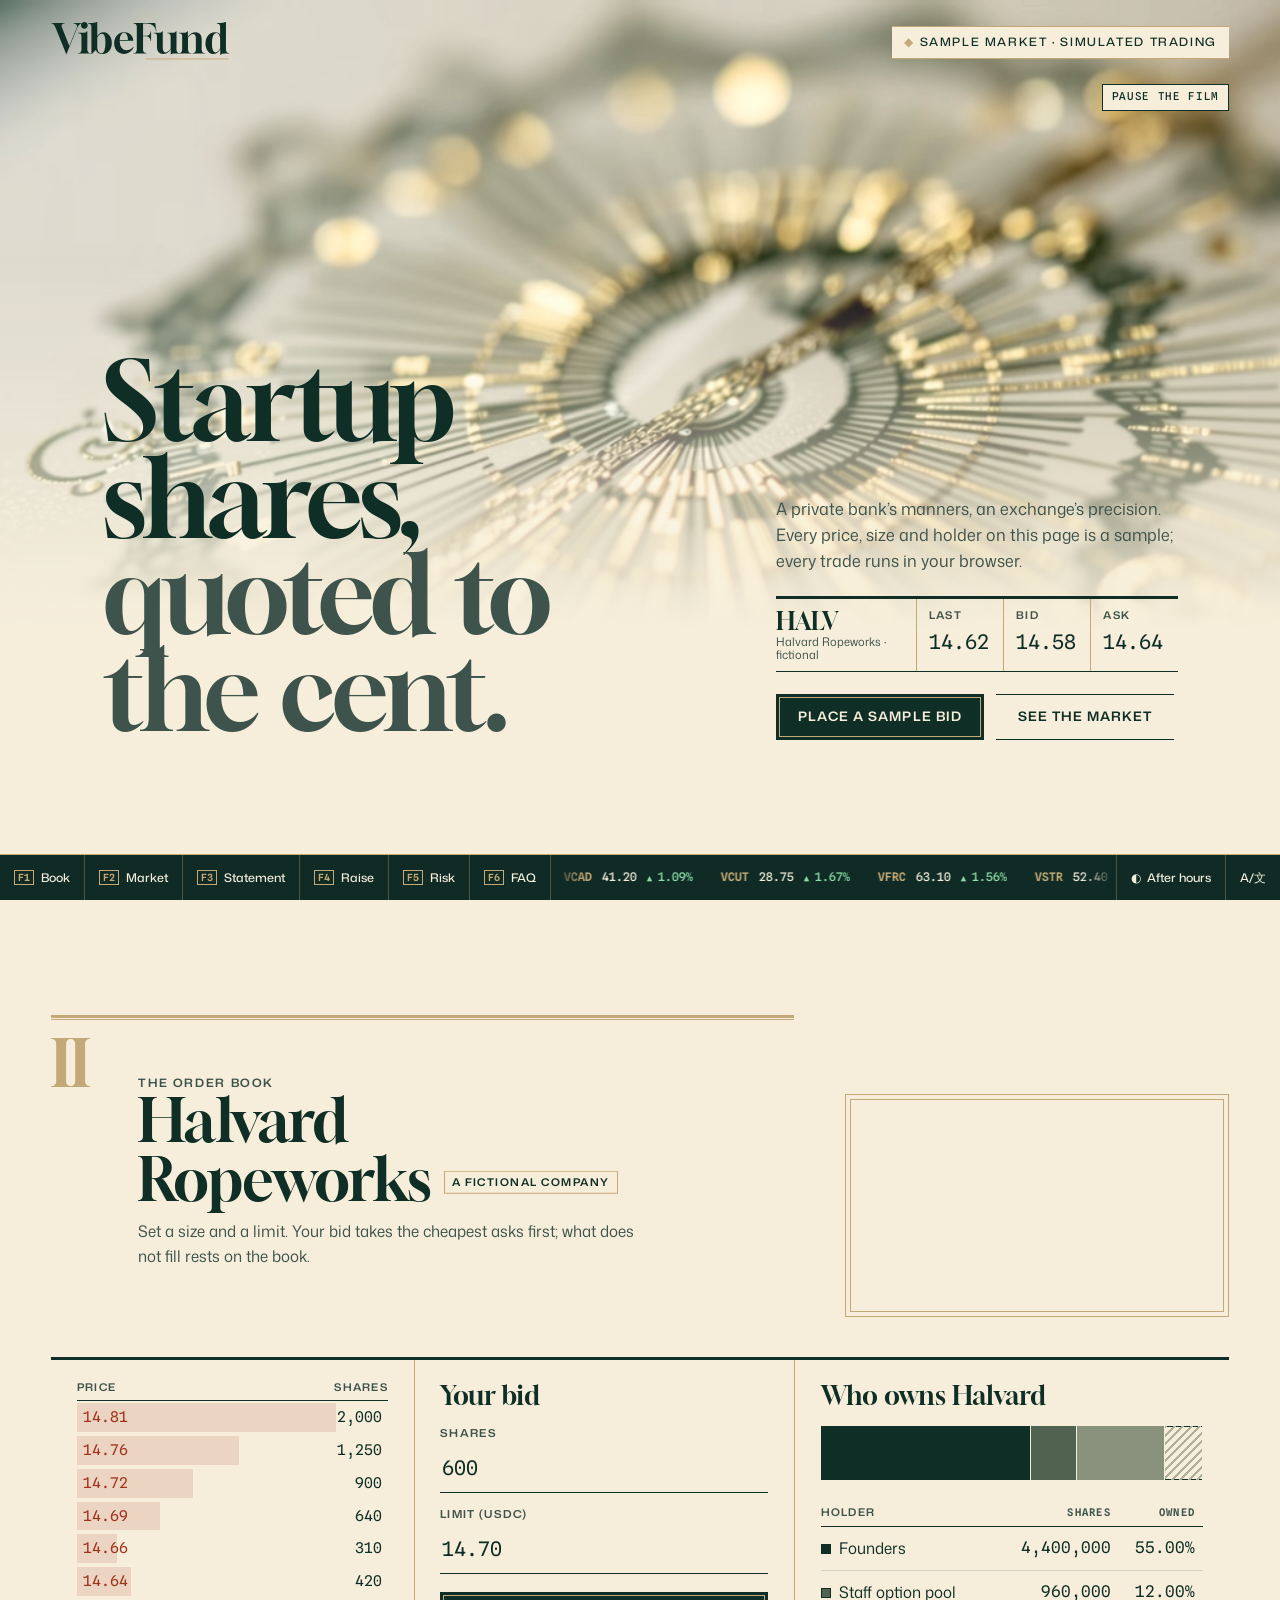
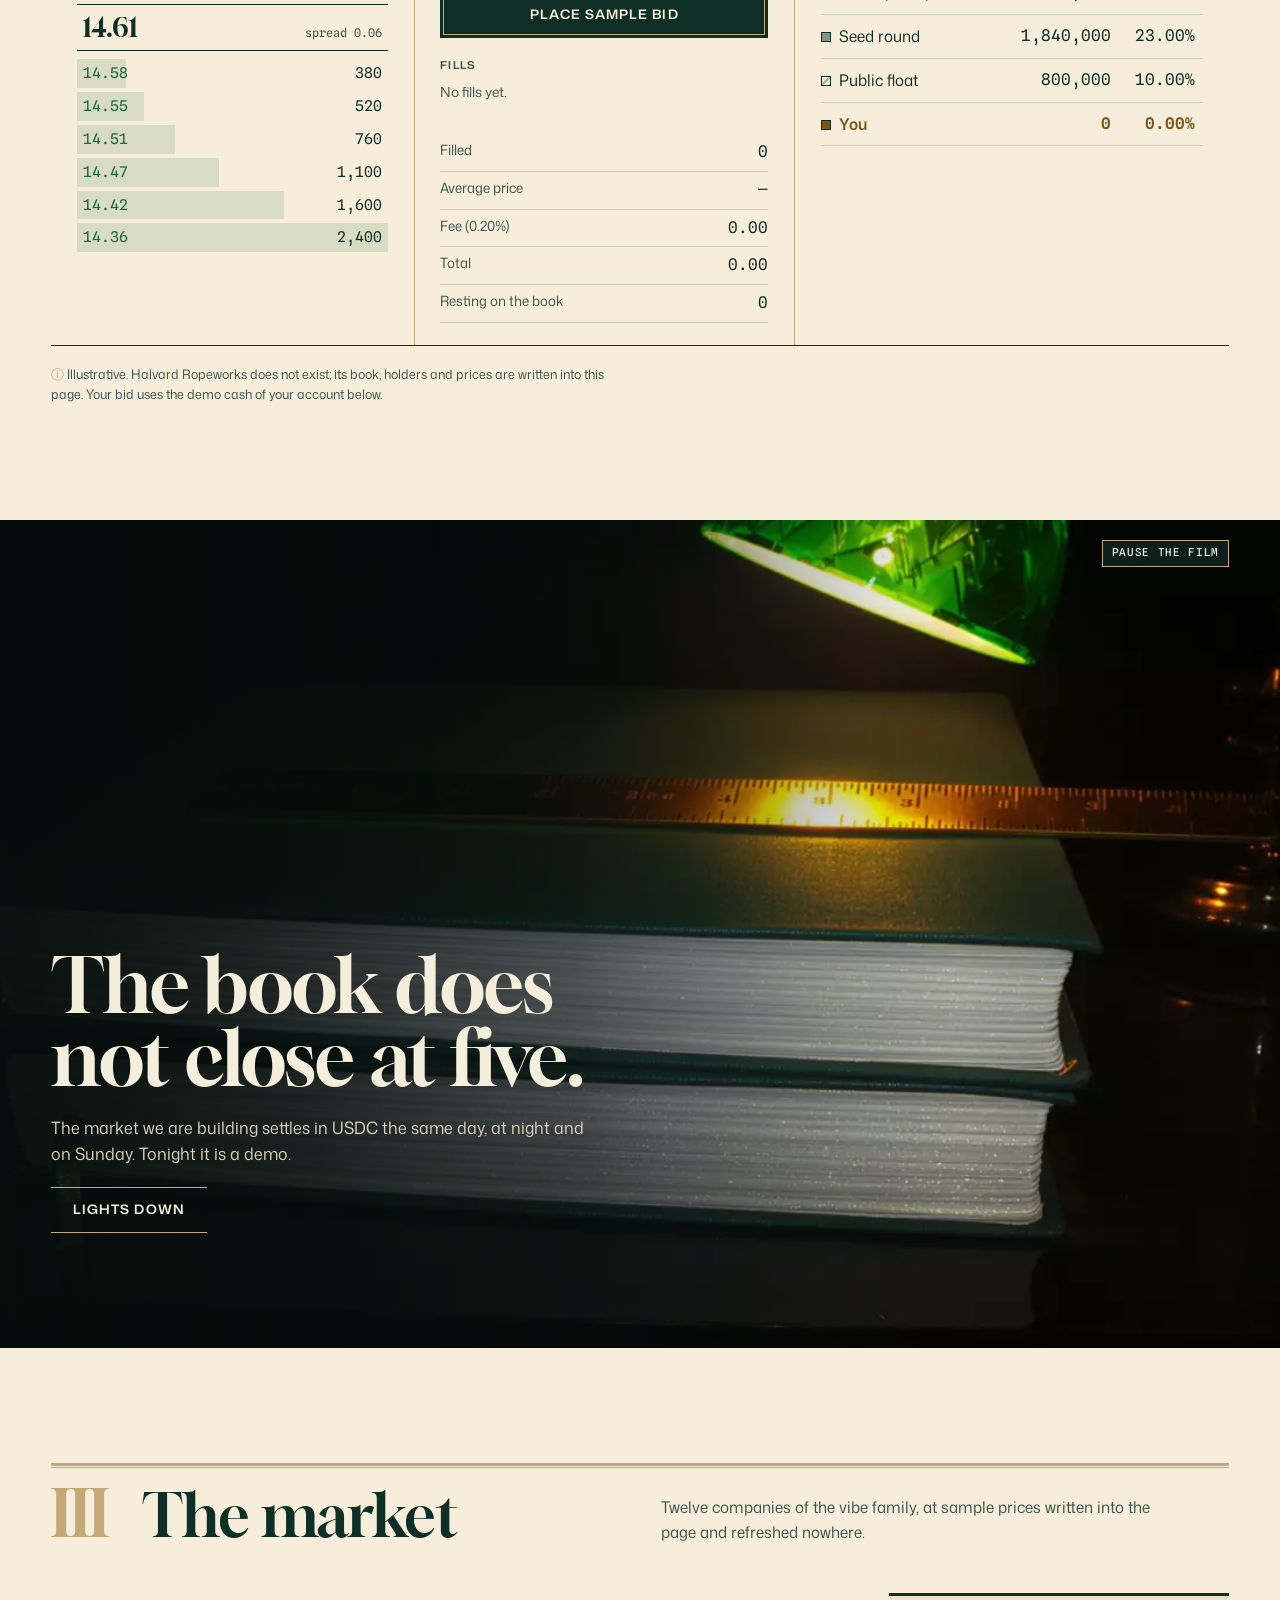
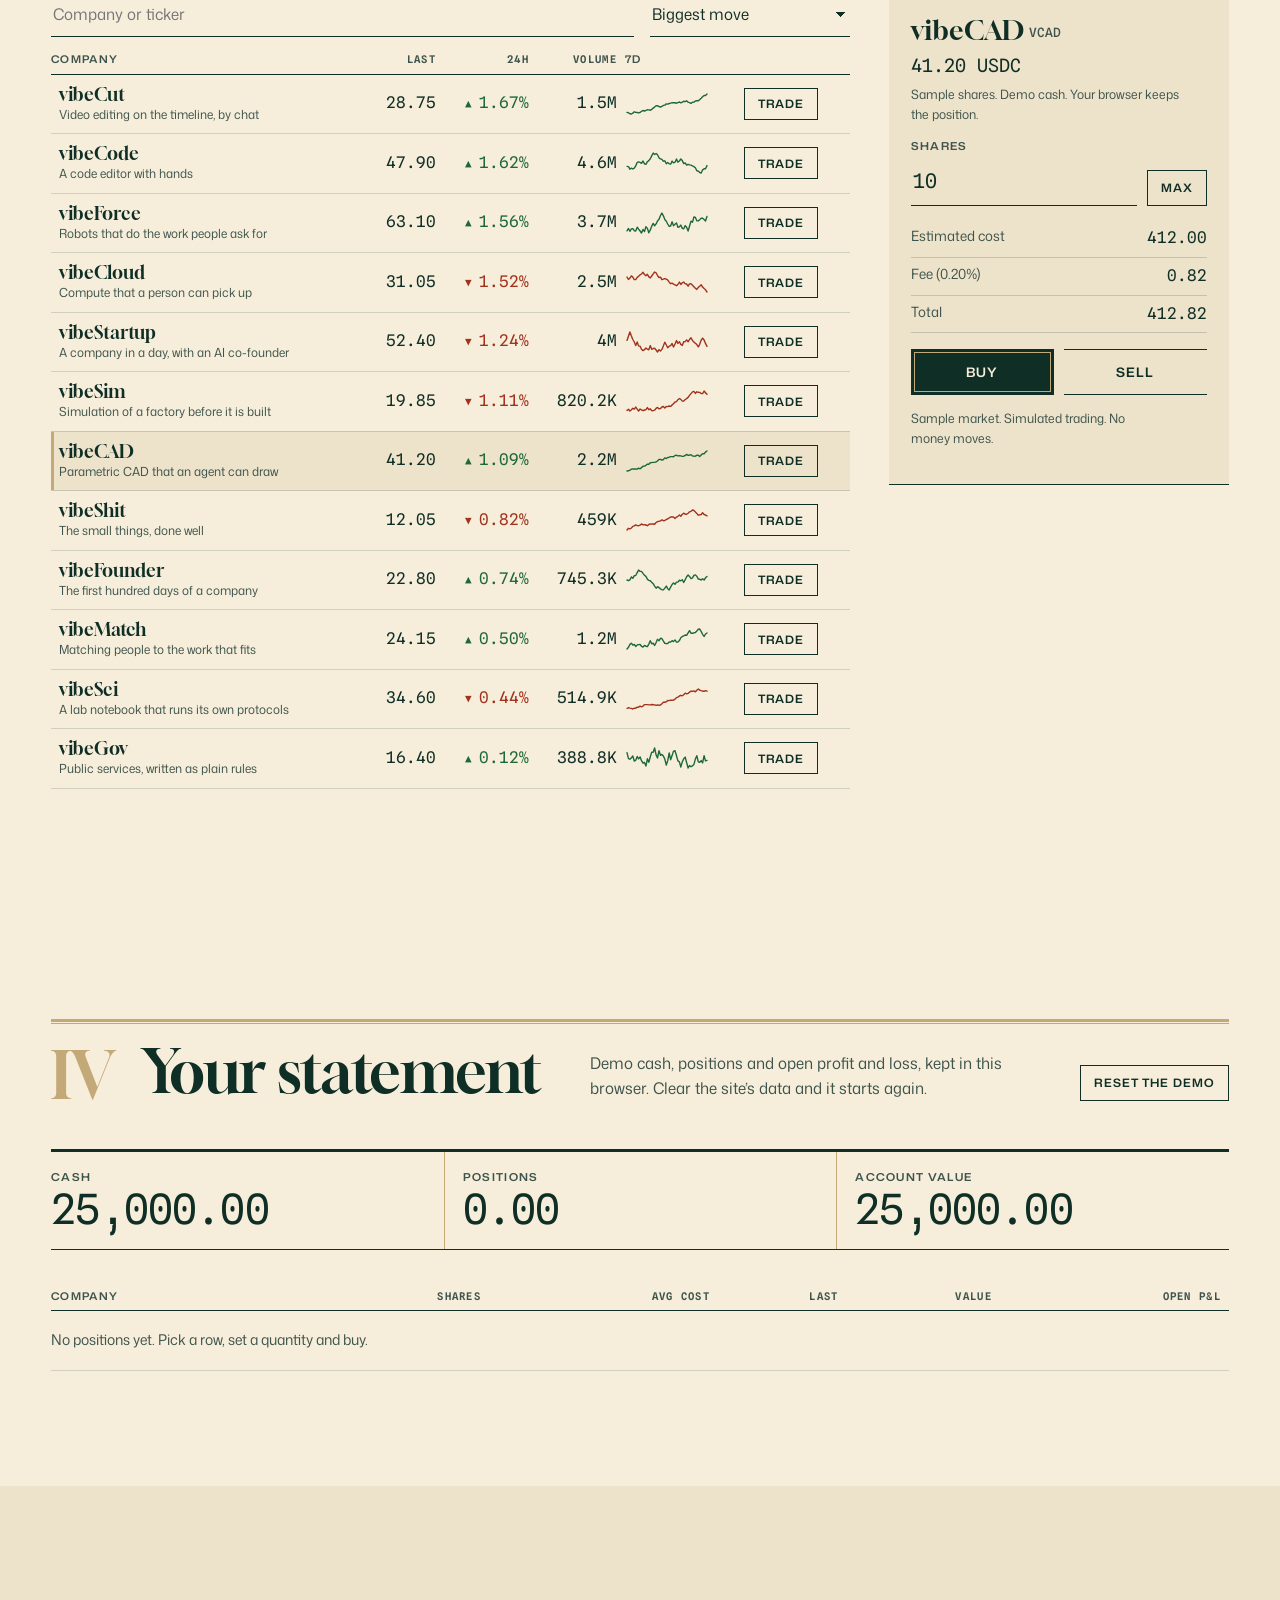
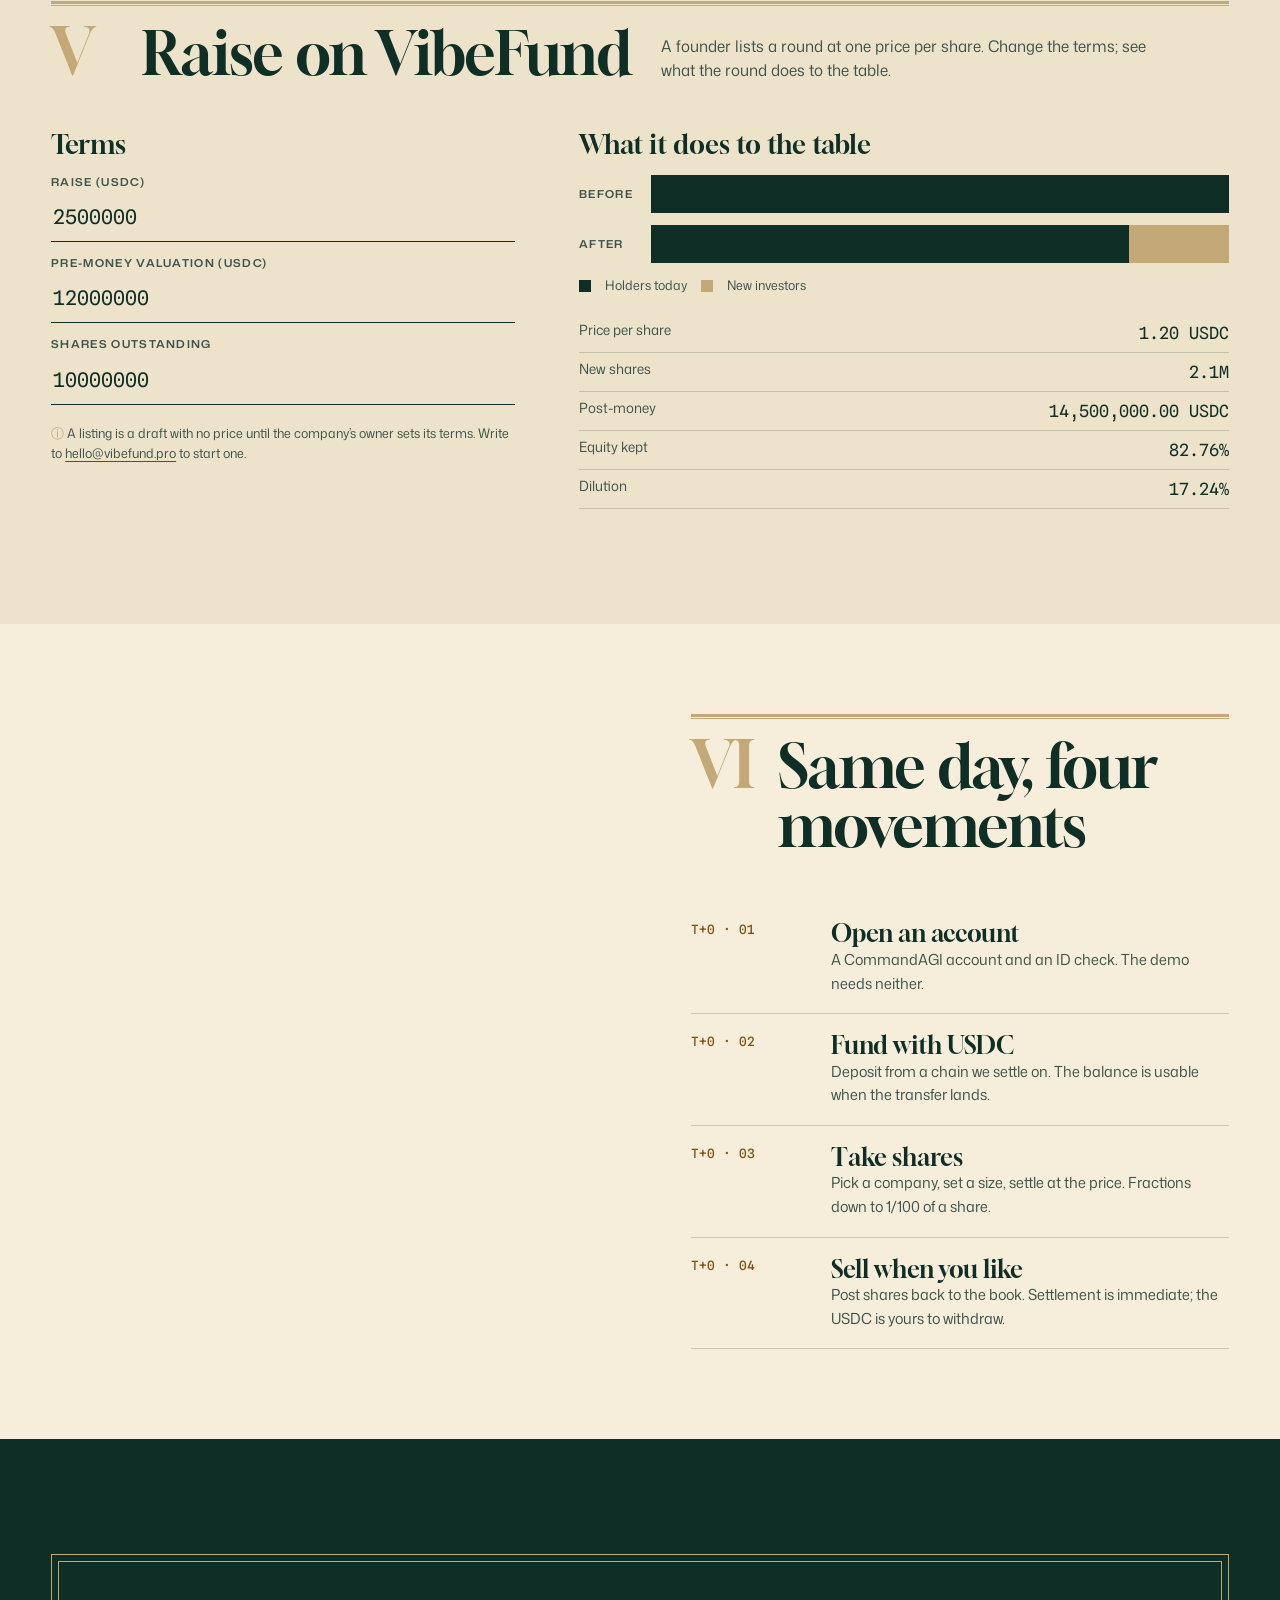
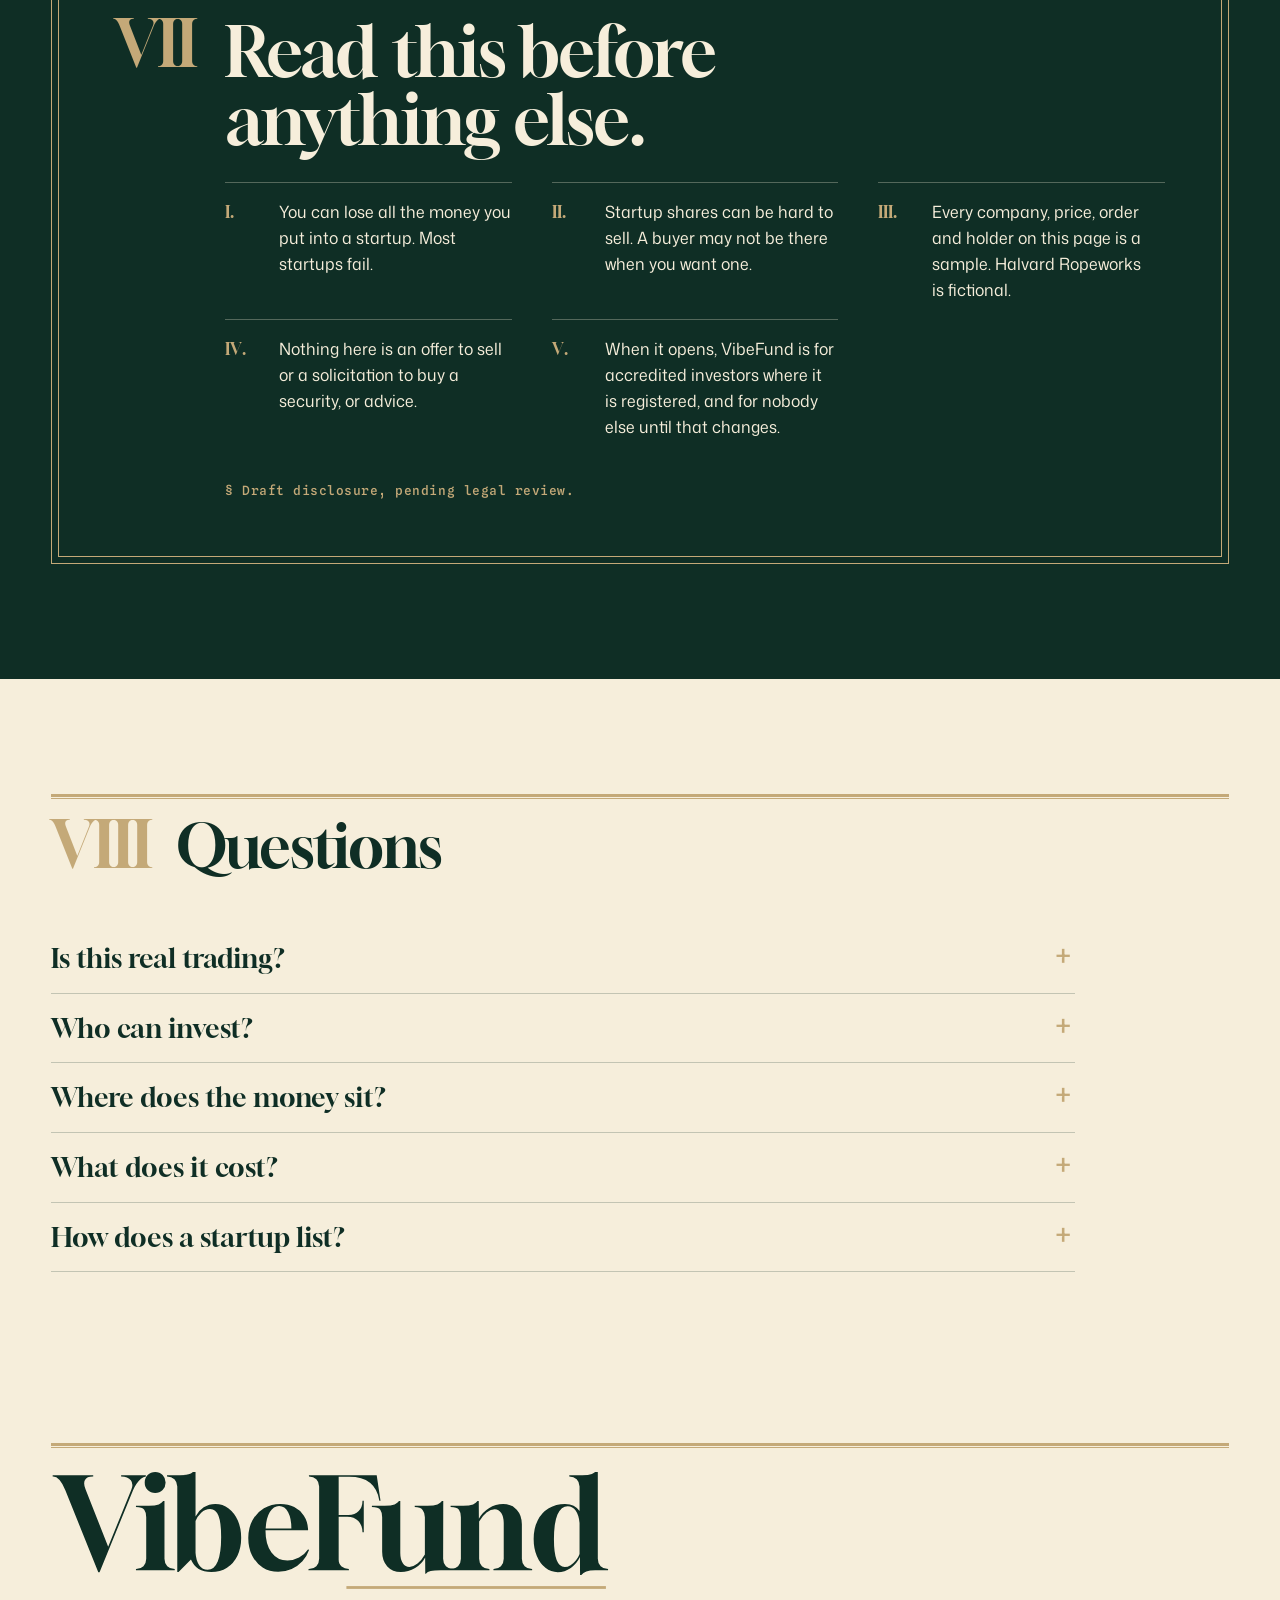
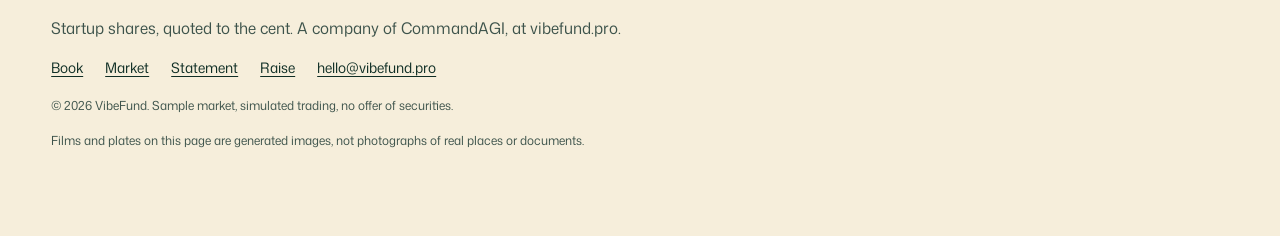
<file: index.html>
<!doctype html>
<html lang="en">
<head>
<meta charset="utf-8">
<meta name="viewport" content="width=device-width, initial-scale=1, viewport-fit=cover">
<meta http-equiv="Content-Security-Policy" content="default-src 'self'; script-src 'self' https://static.cloudflareinsights.com; style-src 'self'; img-src 'self' data:; media-src 'self'; connect-src 'self' https://cloudflareinsights.com; font-src 'self'; form-action 'none'; base-uri 'none'">
<title>VibeFund — startup shares, quoted to the cent</title>
<meta name="description" content="VibeFund is a market for startup shares, settled in USDC. This page is a demo: sample companies, simulated trades, nothing leaves your browser.">
<meta name="theme-color" content="#f4eedd" media="(prefers-color-scheme: light)">
<meta name="theme-color" content="#0c1f1b" media="(prefers-color-scheme: dark)">
<meta name="color-scheme" content="light dark">
<meta property="og:title" content="VibeFund — startup shares, quoted to the cent">
<meta property="og:description" content="VibeFund is a market for startup shares, settled in USDC. This page is a demo: sample companies, simulated trades, nothing leaves your browser.">
<meta property="og:type" content="website">
<meta property="og:image" content="https://vibefund.commandagi.app/og.jpg">
<meta property="og:image:width" content="1200">
<meta property="og:image:height" content="630">
<meta name="twitter:card" content="summary_large_image">
<link rel="icon" href="mark.svg" type="image/svg+xml">
<link rel="apple-touch-icon" href="touch-icon.png">
<link rel="preload" href="fonts/gloock.woff2" as="font" type="font/woff2" crossorigin>
<link rel="preload" href="fonts/mona-sans.woff2" as="font" type="font/woff2" crossorigin>
<link rel="preload" href="media/plate.poster.webp" as="image" fetchpriority="high">
<link rel="stylesheet" href="style.css">
<link rel="alternate" hreflang="en" href="/">
<link rel="alternate" hreflang="es" href="/es/">
<link rel="alternate" hreflang="zh-Hans" href="/zh/">
</head>
<body>
<a class="skip" href="#book">Skip to the order book</a>

<header class="mast">
  <a class="mast__brand" href="/"><svg class="wordmark" viewBox="-40 200 4417 1010" role="img" aria-label="VibeFund"><path d="M333 990 73 344Q30 235 -24 235H-27V225H293V235H289Q243 235 228.0 262.5Q213 290 233 339L411 789L594 339Q612 294 589.5 265.5Q567 237 513 235V225H708V235Q689 236 669.5 253.0Q650 270 633.5 294.5Q617 319 607 344L343 990Z M630 975V965H631Q667 965 689.0 943.0Q711 921 711 885V557Q711 519 695.5 498.0Q680 477 630 477V467H732Q783 467 810 456Q835 445 845 429H855V885Q855 921 877.0 943.0Q899 965 935 965H936V975ZM782 366Q746 366 722.5 342.5Q699 319 699 283Q699 247 722.5 223.5Q746 200 782 200Q817 200 840.5 224.0Q864 248 864 283Q864 318 840.5 342.0Q817 366 782 366Z M956 989V315Q956 279 933.5 257.0Q911 235 875 235V225H977Q1036 225 1058.0 214.0Q1080 203 1090 187H1100V551Q1123 506 1164.5 479.0Q1206 452 1256 452Q1315 452 1361.0 487.0Q1407 522 1433.5 582.0Q1460 642 1460 719Q1460 799 1430.5 860.0Q1401 921 1348.0 955.0Q1295 989 1224 989Q1105 989 1064 890L966 989ZM1195 972Q1248 972 1275 906Q1302 840 1302 712Q1302 600 1281 546Q1260 492 1215 492Q1175 492 1144.5 521.0Q1114 550 1100 586V837Q1104 899 1129.0 935.5Q1154 972 1195 972Z M1752 987Q1683 987 1629.5 953.0Q1576 919 1546.0 858.5Q1516 798 1516 720Q1516 640 1549.0 580.0Q1582 520 1639.5 486.5Q1697 453 1770 453Q1831 453 1878.5 477.0Q1926 501 1954.5 544.5Q1983 588 1987 645L1988 660H1652V665Q1652 771 1699.0 834.5Q1746 898 1825 898Q1873 898 1916.5 874.5Q1960 851 1987 811L1996 814Q1979 865 1943.0 904.0Q1907 943 1858.0 965.0Q1809 987 1752 987ZM1653 645H1856Q1856 566 1830.5 517.0Q1805 468 1759 468Q1715 468 1686.0 516.0Q1657 564 1653 645Z M1990 975 1992 965H1995Q2031 965 2053.0 943.0Q2075 921 2075 885V315Q2075 279 2053.0 257.0Q2031 235 1995 235L1994 225H2529L2559 427H2550Q2520 238 2312 238H2229V539H2307Q2357 539 2387.0 507.5Q2417 476 2417 426H2427V676H2417Q2417 622 2384.0 587.0Q2351 552 2297 552H2229V893Q2229 926 2252.0 945.5Q2275 965 2309 965L2310 975Z M2912 1003 2911 874Q2885 925 2832.0 957.0Q2779 989 2720 989Q2653 989 2612.5 945.0Q2572 901 2572 829V557Q2572 519 2557.0 498.0Q2542 477 2491 477V467H2592Q2643 467 2670 456Q2695 445 2705 429H2715V839Q2715 889 2735.0 919.0Q2755 949 2787 949Q2818 949 2851.0 922.5Q2884 896 2909 851V557Q2909 521 2891.0 499.0Q2873 477 2829 477V467H2930Q2981 467 3008 456Q3034 445 3044 429H3054L3053 885Q3053 921 3075.0 943.5Q3097 966 3133 966V975H3034Q3008 975 2988.0 976.5Q2968 978 2955 980Q2928 986 2917 1003Z M3112 975V965H3113Q3149 965 3171.0 943.0Q3193 921 3193 885V557Q3193 519 3177.5 498.0Q3162 477 3112 477V467H3211Q3262 467 3289 456Q3314 445 3324 429H3334L3335 569Q3361 517 3414.0 485.0Q3467 453 3526 453Q3593 453 3633.5 497.0Q3674 541 3674 613V885Q3674 921 3696.0 943.0Q3718 965 3754 965H3755V975H3450V965H3451Q3487 965 3509.0 943.0Q3531 921 3531 885V603Q3531 553 3511.5 523.0Q3492 493 3460 493Q3429 493 3395.5 519.5Q3362 546 3337 591V885Q3337 921 3359.0 943.0Q3381 965 3417 965H3418V975Z M4133 1013 4132 871Q4108 923 4060.0 956.5Q4012 990 3957 990Q3903 990 3860.0 956.0Q3817 922 3792.0 862.5Q3767 803 3767 728Q3767 644 3798.5 582.0Q3830 520 3886.0 486.5Q3942 453 4015 453Q4056 453 4082.0 465.5Q4108 478 4129 508V315Q4129 279 4106.5 257.0Q4084 235 4048 235V225H4150Q4200 225 4226.0 215.0Q4252 205 4263 187H4273V885Q4273 921 4295.0 943.0Q4317 965 4354 965V975H4252Q4208 975 4182.5 984.0Q4157 993 4143 1013ZM4012 950Q4035 950 4058.5 935.5Q4082 921 4101.0 897.0Q4120 873 4129 846V602Q4124 542 4099.5 506.0Q4075 470 4036 470Q3984 470 3955 536Q3927 602 3927 731Q3927 950 4012 950Z"/><rect class="wordmark__rule" x="2290" y="1100" width="2047" height="22"/></svg></a>
  <p class="mast__flag"><span aria-hidden="true">◆</span> Sample market · simulated trading</p>
</header>

<main>
<section class="hero" aria-labelledby="hero-title">
  <div class="hero__film">
    <video class="film" data-film muted loop playsinline preload="metadata" poster="media/plate.poster.webp" aria-hidden="true" tabindex="-1">
      <source src="media/plate.av1.mp4" type='video/mp4; codecs="av01.0.05M.08"'>
      <source src="media/plate.h264.mp4" type="video/mp4">
    </video>
    <button class="film-toggle" type="button" data-film-toggle aria-pressed="false" data-play="Play the film" data-pause="Pause the film">Pause the film</button></div>
  <div class="hero__body">
    <h1 id="hero-title" class="hero__title">Startup shares, <em>quoted to the cent.</em></h1>
    <div class="hero__side">
      <p class="hero__lead">A private bank’s manners, an exchange’s precision. Every price, size and holder on this page is a sample; every trade runs in your browser.</p>
      <dl class="quote" aria-label="Halvard Ropeworks · fictional">
        <div class="quote__name"><dt>HALV</dt><dd>Halvard Ropeworks · fictional</dd></div>
        <div><dt>Last</dt><dd class="num" data-quote="last">14.62</dd></div>
        <div><dt>Bid</dt><dd class="num" data-quote="bid">14.58</dd></div>
        <div><dt>Ask</dt><dd class="num" data-quote="ask">14.64</dd></div>
      </dl>
      <div class="acts">
        <a class="btn btn--deed" href="#book">Place a sample bid</a>
        <a class="btn btn--line" href="#market">See the market</a>
      </div>
    </div>
  </div>
</section>

<section class="book" id="book" aria-labelledby="book-title">
  <header class="folio">
    <span class="folio__no" aria-hidden="true">II</span>
    <p class="folio__kicker">The order book</p>
    <h2 id="book-title" class="folio__title">Halvard Ropeworks <span class="tag">A fictional company</span></h2>
    <p class="folio__lead">Set a size and a limit. Your bid takes the cheapest asks first; what does not fill rests on the book.</p>
  </header>
  <figure class="vignette">
    <img src="media/rope-800.webp" srcset="media/rope-800.webp 800w, media/rope-1600.webp 1600w" sizes="(min-width: 1100px) 30vw, 90vw" width="800" height="450" loading="lazy" decoding="async" alt="An engraving of a coil of rope on a stone quay, the vignette of Halvard Ropeworks’ sample certificate.">
  </figure>
  <div class="book__grid">
    <div class="ladder" role="group" aria-labelledby="ladder-caption">
      <p id="ladder-caption" class="sr-only">Halvard Ropeworks order book, illustrative</p>
      <div class="ladder__head" aria-hidden="true"><span>Price</span><span>Shares</span></div>
      <ol class="ladder__asks" id="ladder-asks" aria-label="Asks"></ol>
      <p class="ladder__mid"><span class="num" id="ladder-mid">14.61</span><span id="ladder-spread"></span></p>
      <ol class="ladder__bids" id="ladder-bids" aria-label="Bids"></ol>
    </div>
    <form class="bid" id="bid-form" novalidate>
      <h3>Your bid</h3>
      <div class="field"><label for="bid-qty">Shares</label><input id="bid-qty" type="number" min="1" step="1" value="600" inputmode="numeric"></div>
      <div class="field"><label for="bid-limit">Limit (USDC)</label><input id="bid-limit" type="number" min="0.01" step="0.01" value="14.70" inputmode="decimal"></div>
      <button class="btn btn--deed" type="submit">Place sample bid</button>
      <h4 class="bid__fills-title">Fills</h4>
      <ol class="bid__fills" id="bid-fills" aria-live="polite"><li class="empty">No fills yet.</li></ol>
      <dl class="bid__sum" id="bid-sum">
        <div><dt>Filled</dt><dd class="num" id="sum-filled">0</dd></div>
        <div><dt>Average price</dt><dd class="num" id="sum-avg">—</dd></div>
        <div><dt>Fee (0.20%)</dt><dd class="num" id="sum-fee">0.00</dd></div>
        <div><dt>Total</dt><dd class="num" id="sum-total">0.00</dd></div>
        <div><dt>Resting on the book</dt><dd class="num" id="sum-rest">0</dd></div>
      </dl>
    </form>
    <div class="cap">
      <h3>Who owns Halvard</h3>
      <div class="cap__bar" id="cap-bar" aria-hidden="true"></div>
      <table class="cap__table">
        <caption class="sr-only">Halvard Ropeworks cap table, illustrative</caption>
        <thead><tr><th scope="col">Holder</th><th scope="col" class="num">Shares</th><th scope="col" class="num">Owned</th></tr></thead>
        <tbody id="cap-body"></tbody>
      </table>
    </div>
  </div>
  <p class="note">Illustrative. Halvard Ropeworks does not exist; its book, holders and prices are written into this page. Your bid uses the demo cash of your account below.</p>
</section>

<section class="night" aria-labelledby="night-title">
  <div class="night__film">
    <video class="film" data-film muted loop playsinline preload="none" poster="media/night.poster.webp" aria-hidden="true" tabindex="-1">
      <source src="media/night.av1.mp4" type='video/mp4; codecs="av01.0.05M.08"'>
      <source src="media/night.h264.mp4" type="video/mp4">
    </video>
    <button class="film-toggle" type="button" data-film-toggle aria-pressed="false" data-play="Play the film" data-pause="Pause the film">Pause the film</button></div>
  <div class="night__body">
    <h2 id="night-title">The book does not close at five.</h2>
    <p>The market we are building settles in USDC the same day, at night and on Sunday. Tonight it is a demo.</p>
    <button class="btn btn--line btn--on-dark" type="button" data-theme-toggle aria-pressed="false" data-on="Lights down" data-off="Lights up">Lights down</button>
  </div>
</section>

<section class="market" id="market" aria-labelledby="market-title">
  <header class="folio folio--row">
    <span class="folio__no" aria-hidden="true">III</span>
    <h2 id="market-title" class="folio__title">The market</h2>
    <p class="folio__lead">Twelve companies of the vibe family, at sample prices written into the page and refreshed nowhere.</p>
  </header>
  <div class="floor">
    <div class="floor__table">
      <div class="controls">
        <label class="sr-only" for="filter">Search the market</label>
        <input id="filter" type="search" placeholder="Company or ticker" autocomplete="off">
        <label class="sr-only" for="sort">Sort by</label>
        <select id="sort">
          <option value="change">Biggest move</option>
          <option value="volume">Most traded</option>
          <option value="price">Price</option>
          <option value="name">Name</option>
        </select>
      </div>
      <div class="table-scroll">
        <table class="quotes">
          <caption class="sr-only">The vibe family’s sample share prices</caption>
          <thead><tr><th scope="col">Company</th><th scope="col" class="num">Last</th><th scope="col" class="num">24h</th><th scope="col" class="num hide-sm">Volume</th><th scope="col" class="hide-sm">7d</th><th scope="col"><span class="sr-only">Trade</span></th></tr></thead>
          <tbody id="market-body"></tbody>
        </table>
      </div>
      <noscript><p class="note">The trading demo needs JavaScript. The rest of the page reads without it.</p></noscript>
    </div>
    <aside class="ticket" aria-labelledby="ticket-title">
      <h3 id="ticket-title"><span id="ticket-name">vibeCAD</span> <span class="ticket__sym" id="ticket-ticker">VCAD</span></h3>
      <p class="ticket__price num" id="ticket-price">41.20 USDC</p>
      <p class="ticket__hint">Sample shares. Demo cash. Your browser keeps the position.</p>
      <div class="field">
        <label for="qty">Shares</label>
        <div class="row"><input id="qty" type="number" min="1" step="1" value="10" inputmode="numeric"><button class="btn btn--small" type="button" id="qty-max">Max</button></div>
      </div>
      <dl class="ticket__est">
        <div><dt id="est-label">Estimated cost</dt><dd class="num" id="est-cost">0.00</dd></div>
        <div><dt id="fee-label">Fee (0.20%)</dt><dd class="num" id="est-fee">0.00</dd></div>
        <div><dt id="total-label">Total</dt><dd class="num" id="est-total">0.00</dd></div>
      </dl>
      <div class="ticket__acts">
        <button class="btn btn--deed" type="button" id="ticket-buy">Buy</button>
        <button class="btn btn--line" type="button" id="ticket-sell">Sell</button>
      </div>
      <p class="ticket__note" id="holdings-line"></p>
      <p class="ticket__note" id="sample-note">Sample market. Simulated trading. No money moves.</p>
    </aside>
  </div>
</section>

<section class="statement" id="portfolio" aria-labelledby="portfolio-title">
  <header class="folio folio--row">
    <span class="folio__no" aria-hidden="true">IV</span>
    <h2 id="portfolio-title" class="folio__title">Your statement</h2>
    <p class="folio__lead">Demo cash, positions and open profit and loss, kept in this browser. Clear the site’s data and it starts again.</p>
    <button class="btn btn--small" type="button" id="reset">Reset the demo</button>
  </header>
  <dl class="totals">
    <div><dt>Cash</dt><dd class="num" id="stat-cash">25,000.00</dd></div>
    <div><dt>Positions</dt><dd class="num" id="stat-holdings">0.00</dd></div>
    <div><dt>Account value</dt><dd class="num" id="stat-total">25,000.00</dd></div>
  </dl>
  <div class="table-scroll">
    <table class="holdings">
      <caption class="sr-only">Your demo positions</caption>
      <thead><tr><th scope="col">Company</th><th scope="col" class="num">Shares</th><th scope="col" class="num">Avg cost</th><th scope="col" class="num">Last</th><th scope="col" class="num">Value</th><th scope="col" class="num">Open P&amp;L</th></tr></thead>
      <tbody id="positions-body"></tbody>
    </table>
  </div>
</section>

<section class="raise" id="raise" aria-labelledby="raise-title">
  <header class="folio folio--row">
    <span class="folio__no" aria-hidden="true">V</span>
    <h2 id="raise-title" class="folio__title">Raise on VibeFund</h2>
    <p class="folio__lead">A founder lists a round at one price per share. Change the terms; see what the round does to the table.</p>
  </header>
  <div class="raise__grid">
    <div class="raise__terms">
      <h3>Terms</h3>
      <div class="field"><label for="raise-amount">Raise (USDC)</label><input id="raise-amount" type="number" min="0" step="50000" value="2500000" inputmode="numeric"></div>
      <div class="field"><label for="raise-pre">Pre-money valuation (USDC)</label><input id="raise-pre" type="number" min="0" step="500000" value="12000000" inputmode="numeric"></div>
      <div class="field"><label for="raise-shares">Shares outstanding</label><input id="raise-shares" type="number" min="1" step="100000" value="10000000" inputmode="numeric"></div>
      <p class="note">A listing is a draft with no price until the company’s owner sets its terms. Write to <a href="mailto:hello@vibefund.pro">hello@vibefund.pro</a> to start one.</p>
    </div>
    <div class="raise__result">
      <h3>What it does to the table</h3>
      <div class="split" aria-hidden="true">
        <div class="split__row"><span>Before</span><div class="split__bar"><i class="split__a split__a--full"></i></div></div>
        <div class="split__row"><span>After</span><div class="split__bar"><i class="split__a" id="split-a"></i><i class="split__b" id="split-b"></i></div></div>
        <p class="split__key"><span class="key key--a"></span>Holders today <span class="key key--b"></span>New investors</p>
      </div>
      <dl class="out" id="raise-out" aria-live="polite"></dl>
    </div>
  </div>
</section>

<section class="how" id="how" aria-labelledby="how-title">
  <figure class="how__plate"><img src="media/wheels-800.webp" srcset="media/wheels-800.webp 800w, media/wheels-1600.webp 1600w" sizes="(min-width: 900px) 50vw, 100vw" width="800" height="450" loading="lazy" decoding="async" alt=""></figure>
  <div class="how__body">
    <header class="folio"><span class="folio__no" aria-hidden="true">VI</span><h2 id="how-title" class="folio__title">Same day, four movements</h2></header>
    <ol class="steps"><li><span class="steps__t">T+0 · 01</span><h3>Open an account</h3><p>A CommandAGI account and an ID check. The demo needs neither.</p></li><li><span class="steps__t">T+0 · 02</span><h3>Fund with USDC</h3><p>Deposit from a chain we settle on. The balance is usable when the transfer lands.</p></li><li><span class="steps__t">T+0 · 03</span><h3>Take shares</h3><p>Pick a company, set a size, settle at the price. Fractions down to 1/100 of a share.</p></li><li><span class="steps__t">T+0 · 04</span><h3>Sell when you like</h3><p>Post shares back to the book. Settlement is immediate; the USDC is yours to withdraw.</p></li></ol>
  </div>
</section>

<section class="risk" id="risk" aria-labelledby="risk-title">
  <div class="risk__frame">
    <span class="folio__no" aria-hidden="true">VII</span>
    <h2 id="risk-title">Read this before anything else.</h2>
    <ol class="risk__list"><li>You can lose all the money you put into a startup. Most startups fail.</li><li>Startup shares can be hard to sell. A buyer may not be there when you want one.</li><li>Every company, price, order and holder on this page is a sample. Halvard Ropeworks is fictional.</li><li>Nothing here is an offer to sell or a solicitation to buy a security, or advice.</li><li>When it opens, VibeFund is for accredited investors where it is registered, and for nobody else until that changes.</li></ol>
    <p class="risk__review"><span aria-hidden="true">§</span> Draft disclosure, pending legal review.</p>
  </div>
</section>

<section class="faq" id="questions" aria-labelledby="faq-title">
  <header class="folio folio--row"><span class="folio__no" aria-hidden="true">VIII</span><h2 id="faq-title" class="folio__title">Questions</h2></header>
  <div class="faq__list">
    <details><summary>Is this real trading?</summary><p>No. The companies and their prices are sample data written into the page, and a trade changes numbers in your browser’s storage. The market for real shares, with real settlement, opens when the owner launches it.</p></details>
    <details><summary>Who can invest?</summary><p>Accredited investors in the jurisdictions VibeFund is registered in, and nobody else until that changes. The demo asks for nothing, so treat it as a picture of the product, not as an account.</p></details>
    <details><summary>Where does the money sit?</summary><p>USDC in custody with a licensed custodian, in an account in your name. VibeFund does not lend it, stake it or hold it on its own book.</p></details>
    <details><summary>What does it cost?</summary><p>No deposit or withdrawal fee and 0.20% per trade, both shown on the ticket before you confirm. The owner sets the final schedule before launch.</p></details>
    <details><summary>How does a startup list?</summary><p>The founder sets a raise, a pre-money valuation and the shares outstanding. VibeFund reviews the company and its filings, then the round opens at one price per share. Write to <a href="mailto:hello@vibefund.pro">hello@vibefund.pro</a>.</p></details>
  </div>
</section>
</main>

<footer class="foot">
  <a class="foot__brand" href="/"><svg class="wordmark wordmark--foot" viewBox="-40 200 4417 1010" role="img" aria-label="VibeFund"><path d="M333 990 73 344Q30 235 -24 235H-27V225H293V235H289Q243 235 228.0 262.5Q213 290 233 339L411 789L594 339Q612 294 589.5 265.5Q567 237 513 235V225H708V235Q689 236 669.5 253.0Q650 270 633.5 294.5Q617 319 607 344L343 990Z M630 975V965H631Q667 965 689.0 943.0Q711 921 711 885V557Q711 519 695.5 498.0Q680 477 630 477V467H732Q783 467 810 456Q835 445 845 429H855V885Q855 921 877.0 943.0Q899 965 935 965H936V975ZM782 366Q746 366 722.5 342.5Q699 319 699 283Q699 247 722.5 223.5Q746 200 782 200Q817 200 840.5 224.0Q864 248 864 283Q864 318 840.5 342.0Q817 366 782 366Z M956 989V315Q956 279 933.5 257.0Q911 235 875 235V225H977Q1036 225 1058.0 214.0Q1080 203 1090 187H1100V551Q1123 506 1164.5 479.0Q1206 452 1256 452Q1315 452 1361.0 487.0Q1407 522 1433.5 582.0Q1460 642 1460 719Q1460 799 1430.5 860.0Q1401 921 1348.0 955.0Q1295 989 1224 989Q1105 989 1064 890L966 989ZM1195 972Q1248 972 1275 906Q1302 840 1302 712Q1302 600 1281 546Q1260 492 1215 492Q1175 492 1144.5 521.0Q1114 550 1100 586V837Q1104 899 1129.0 935.5Q1154 972 1195 972Z M1752 987Q1683 987 1629.5 953.0Q1576 919 1546.0 858.5Q1516 798 1516 720Q1516 640 1549.0 580.0Q1582 520 1639.5 486.5Q1697 453 1770 453Q1831 453 1878.5 477.0Q1926 501 1954.5 544.5Q1983 588 1987 645L1988 660H1652V665Q1652 771 1699.0 834.5Q1746 898 1825 898Q1873 898 1916.5 874.5Q1960 851 1987 811L1996 814Q1979 865 1943.0 904.0Q1907 943 1858.0 965.0Q1809 987 1752 987ZM1653 645H1856Q1856 566 1830.5 517.0Q1805 468 1759 468Q1715 468 1686.0 516.0Q1657 564 1653 645Z M1990 975 1992 965H1995Q2031 965 2053.0 943.0Q2075 921 2075 885V315Q2075 279 2053.0 257.0Q2031 235 1995 235L1994 225H2529L2559 427H2550Q2520 238 2312 238H2229V539H2307Q2357 539 2387.0 507.5Q2417 476 2417 426H2427V676H2417Q2417 622 2384.0 587.0Q2351 552 2297 552H2229V893Q2229 926 2252.0 945.5Q2275 965 2309 965L2310 975Z M2912 1003 2911 874Q2885 925 2832.0 957.0Q2779 989 2720 989Q2653 989 2612.5 945.0Q2572 901 2572 829V557Q2572 519 2557.0 498.0Q2542 477 2491 477V467H2592Q2643 467 2670 456Q2695 445 2705 429H2715V839Q2715 889 2735.0 919.0Q2755 949 2787 949Q2818 949 2851.0 922.5Q2884 896 2909 851V557Q2909 521 2891.0 499.0Q2873 477 2829 477V467H2930Q2981 467 3008 456Q3034 445 3044 429H3054L3053 885Q3053 921 3075.0 943.5Q3097 966 3133 966V975H3034Q3008 975 2988.0 976.5Q2968 978 2955 980Q2928 986 2917 1003Z M3112 975V965H3113Q3149 965 3171.0 943.0Q3193 921 3193 885V557Q3193 519 3177.5 498.0Q3162 477 3112 477V467H3211Q3262 467 3289 456Q3314 445 3324 429H3334L3335 569Q3361 517 3414.0 485.0Q3467 453 3526 453Q3593 453 3633.5 497.0Q3674 541 3674 613V885Q3674 921 3696.0 943.0Q3718 965 3754 965H3755V975H3450V965H3451Q3487 965 3509.0 943.0Q3531 921 3531 885V603Q3531 553 3511.5 523.0Q3492 493 3460 493Q3429 493 3395.5 519.5Q3362 546 3337 591V885Q3337 921 3359.0 943.0Q3381 965 3417 965H3418V975Z M4133 1013 4132 871Q4108 923 4060.0 956.5Q4012 990 3957 990Q3903 990 3860.0 956.0Q3817 922 3792.0 862.5Q3767 803 3767 728Q3767 644 3798.5 582.0Q3830 520 3886.0 486.5Q3942 453 4015 453Q4056 453 4082.0 465.5Q4108 478 4129 508V315Q4129 279 4106.5 257.0Q4084 235 4048 235V225H4150Q4200 225 4226.0 215.0Q4252 205 4263 187H4273V885Q4273 921 4295.0 943.0Q4317 965 4354 965V975H4252Q4208 975 4182.5 984.0Q4157 993 4143 1013ZM4012 950Q4035 950 4058.5 935.5Q4082 921 4101.0 897.0Q4120 873 4129 846V602Q4124 542 4099.5 506.0Q4075 470 4036 470Q3984 470 3955 536Q3927 602 3927 731Q3927 950 4012 950Z"/><rect class="wordmark__rule" x="2290" y="1100" width="2047" height="22"/></svg></a>
  <p class="foot__pitch">Startup shares, quoted to the cent. A company of CommandAGI, at vibefund.pro.</p>
  <nav class="foot__links" aria-label="Sections"><a href="#book">Book</a><a href="#market">Market</a><a href="#portfolio">Statement</a><a href="#raise">Raise</a><a href="mailto:hello@vibefund.pro">hello@vibefund.pro</a></nav>
  <p class="foot__base">© 2026 VibeFund. Sample market, simulated trading, no offer of securities.</p>
  <p class="foot__base">Films and plates on this page are generated images, not photographs of real places or documents.</p>
  <noscript><nav class="lang-links" aria-label="Language"><a href="/" hreflang="en">English</a><a href="/es/" hreflang="es">Español</a><a href="/zh/" hreflang="zh-Hans">简体中文</a></nav></noscript>
</footer>

<nav class="fkeys" aria-label="Sections">
  <div class="fkeys__keys"><a href="#book"><kbd>F1</kbd>Book</a><a href="#market"><kbd>F2</kbd>Market</a><a href="#portfolio"><kbd>F3</kbd>Statement</a><a href="#raise"><kbd>F4</kbd>Raise</a><a href="#risk"><kbd>F5</kbd>Risk</a><a href="#questions"><kbd>F6</kbd>FAQ</a></div>
  <div class="fkeys__tape" aria-hidden="true"><div class="fkeys__track" id="ticker-track"></div></div>
  <button class="fkeys__btn" type="button" data-theme-toggle aria-pressed="false" aria-label="After hours" data-on="After hours" data-off="After hours"><span aria-hidden="true">◐</span><span class="label">After hours</span></button>
  <button type="button" class="fkeys__btn lang-btn" commandfor="lang-dialog" command="show-modal" aria-haspopup="dialog" aria-label="Language" title="Language"><span aria-hidden="true">A/<span lang="zh-Hans">文</span></span></button>
</nav>

<dialog id="lang-dialog" class="lang-dialog" aria-labelledby="lang-dialog-title" closedby="any">
  <div class="lang-dialog__box">
    <div class="lang-dialog__head">
      <h2 id="lang-dialog-title">Language</h2>
      <form method="dialog"><button class="lang-dialog__close" aria-label="Close">×</button></form>
    </div>
    <ul class="lang-list">
      <li><a href="/" hreflang="en" aria-current="true"><span lang="en">English</span></a></li>
      <li><a href="/es/" hreflang="es"><span lang="es">Español</span></a></li>
      <li><a href="/zh/" hreflang="zh-Hans"><span lang="zh-Hans">简体中文</span></a></li>
    </ul>
  </div>
</dialog>

<div class="toast" id="toast" role="status" aria-live="polite" data-show="false"></div>
<script src="app.js" defer></script>
</body>
</html>
</file>
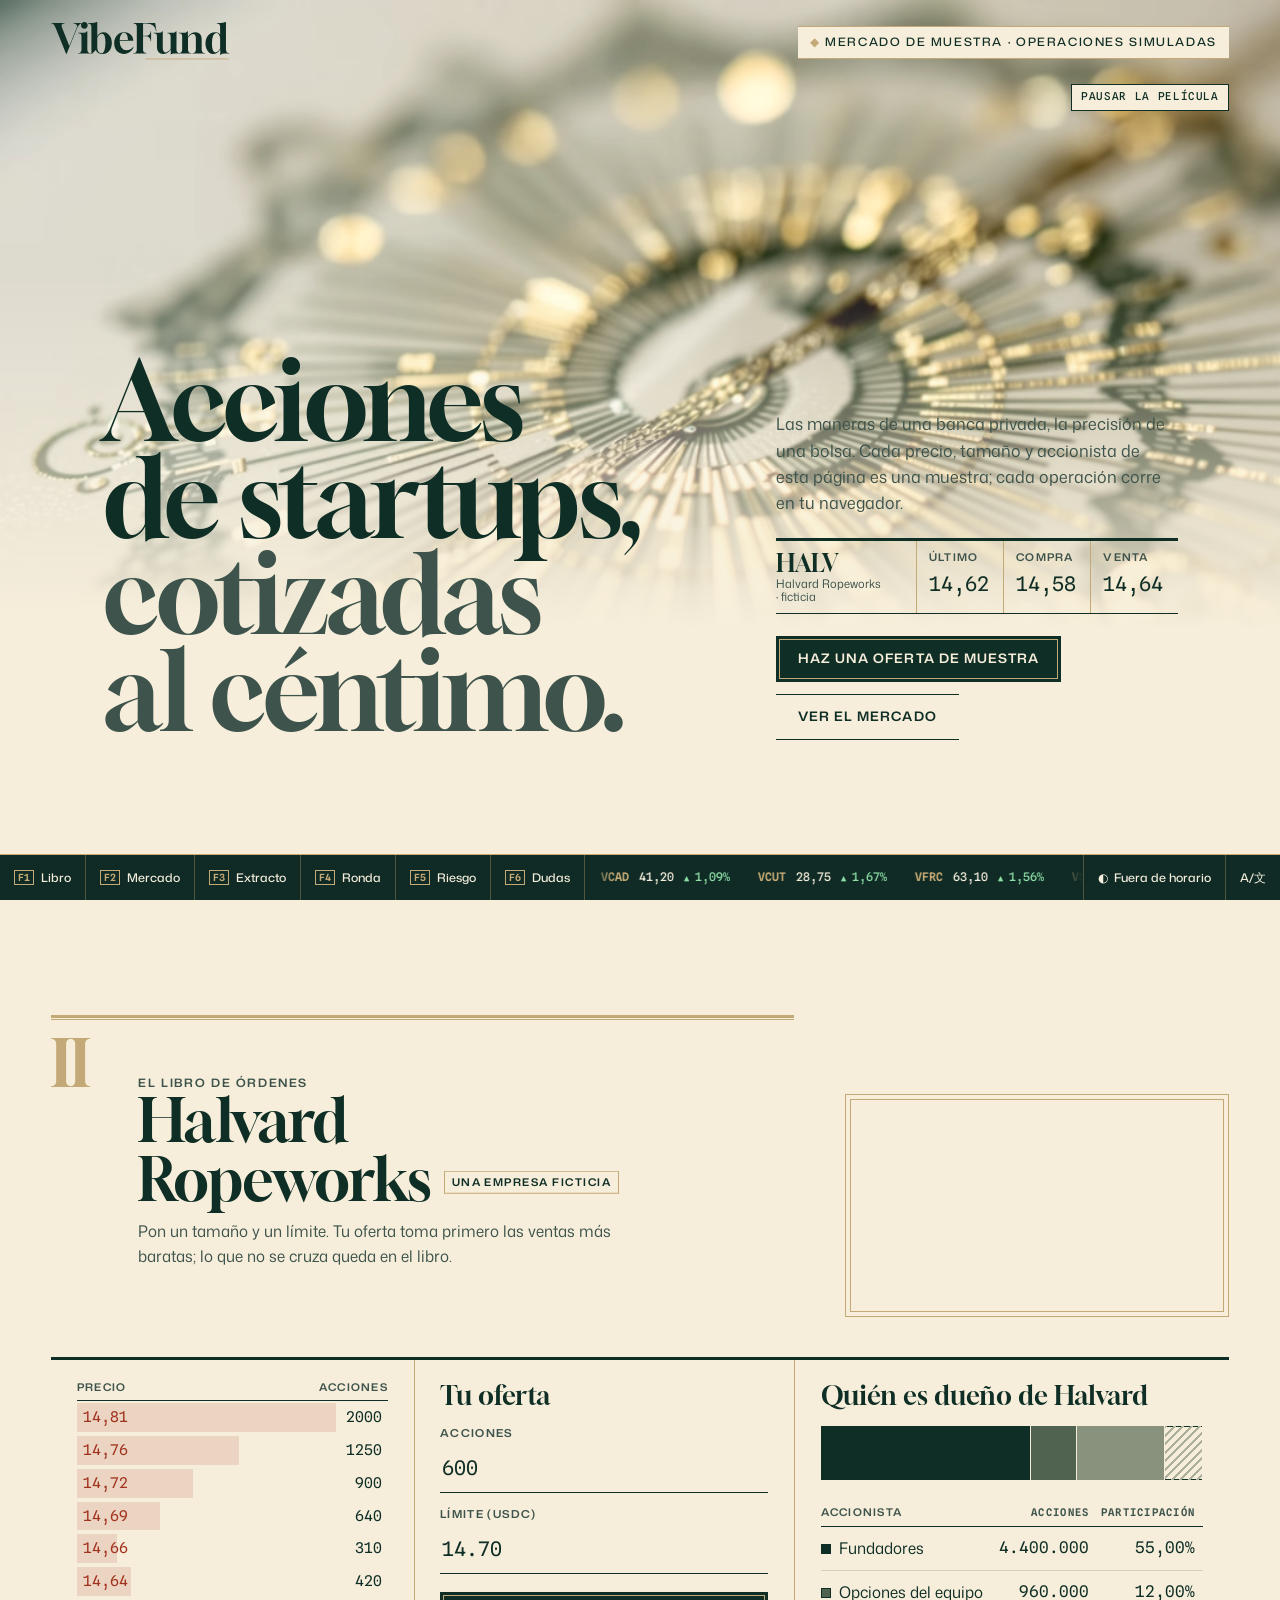
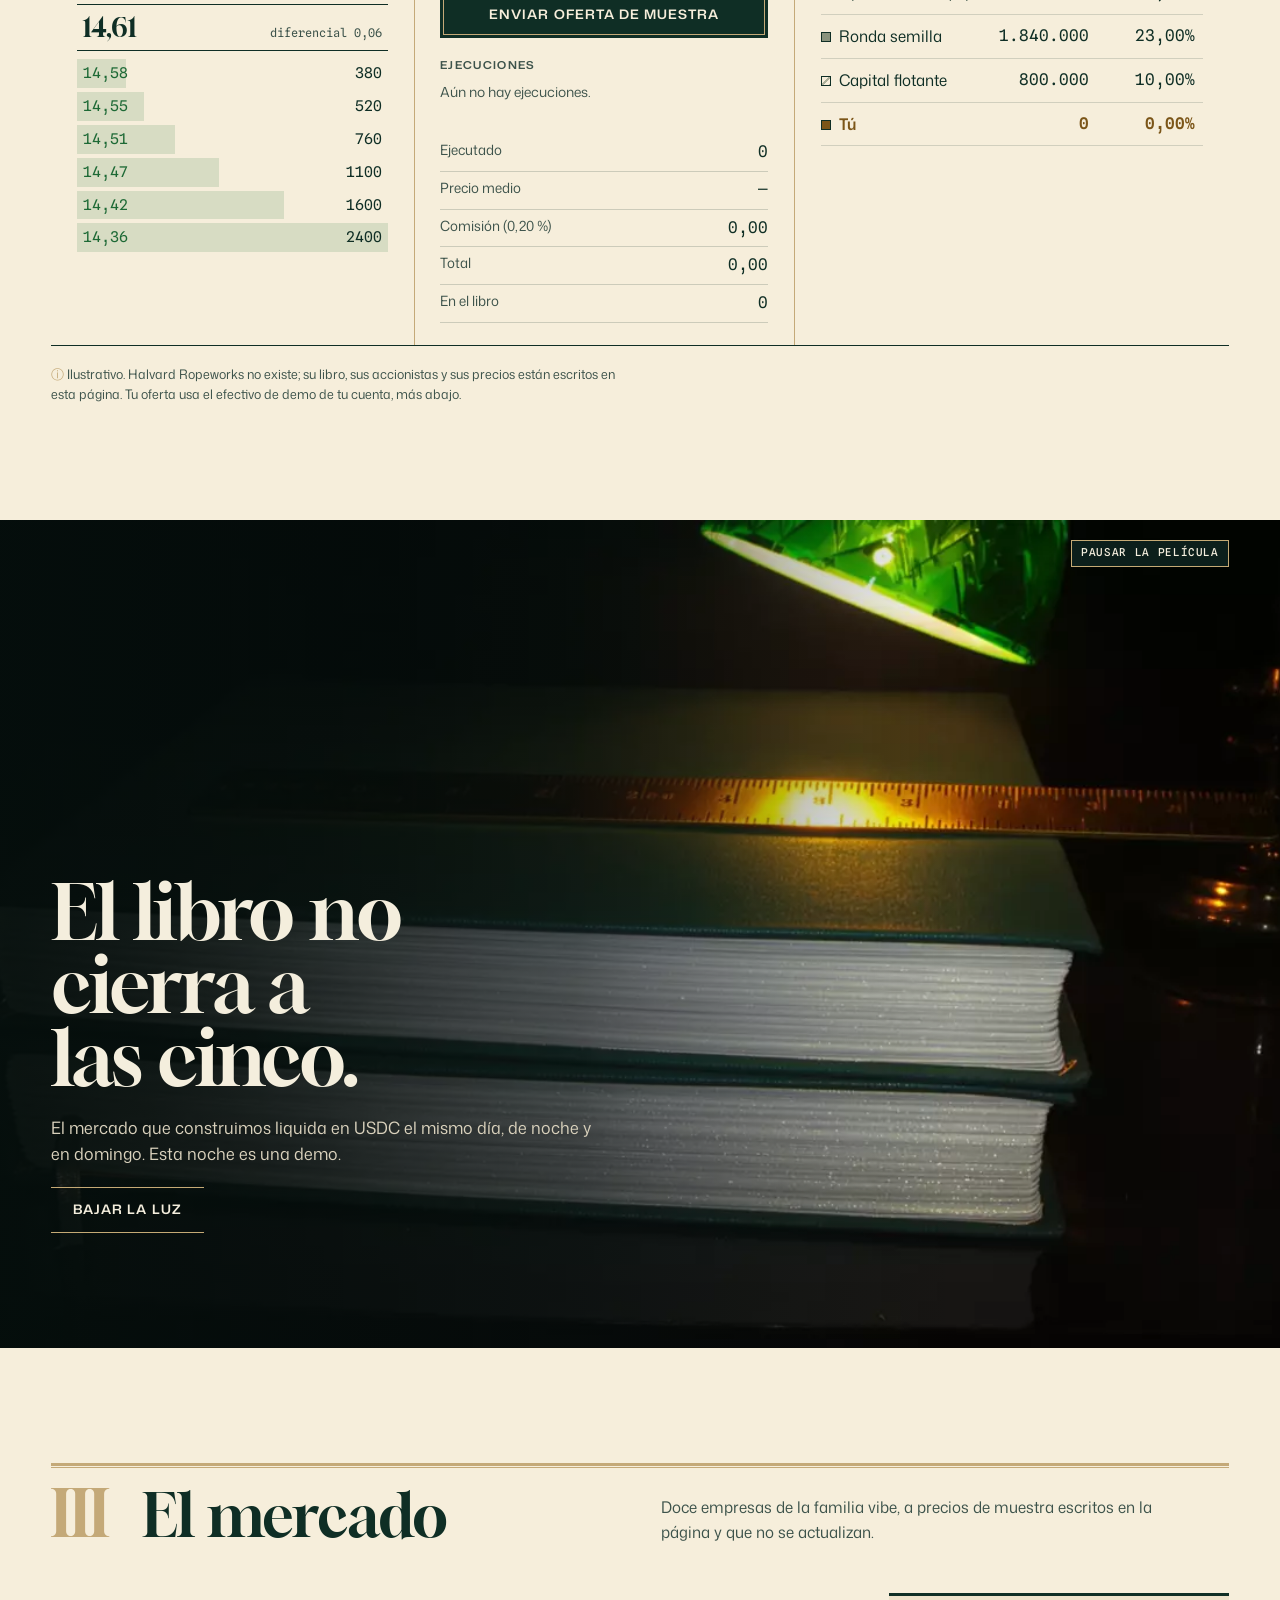
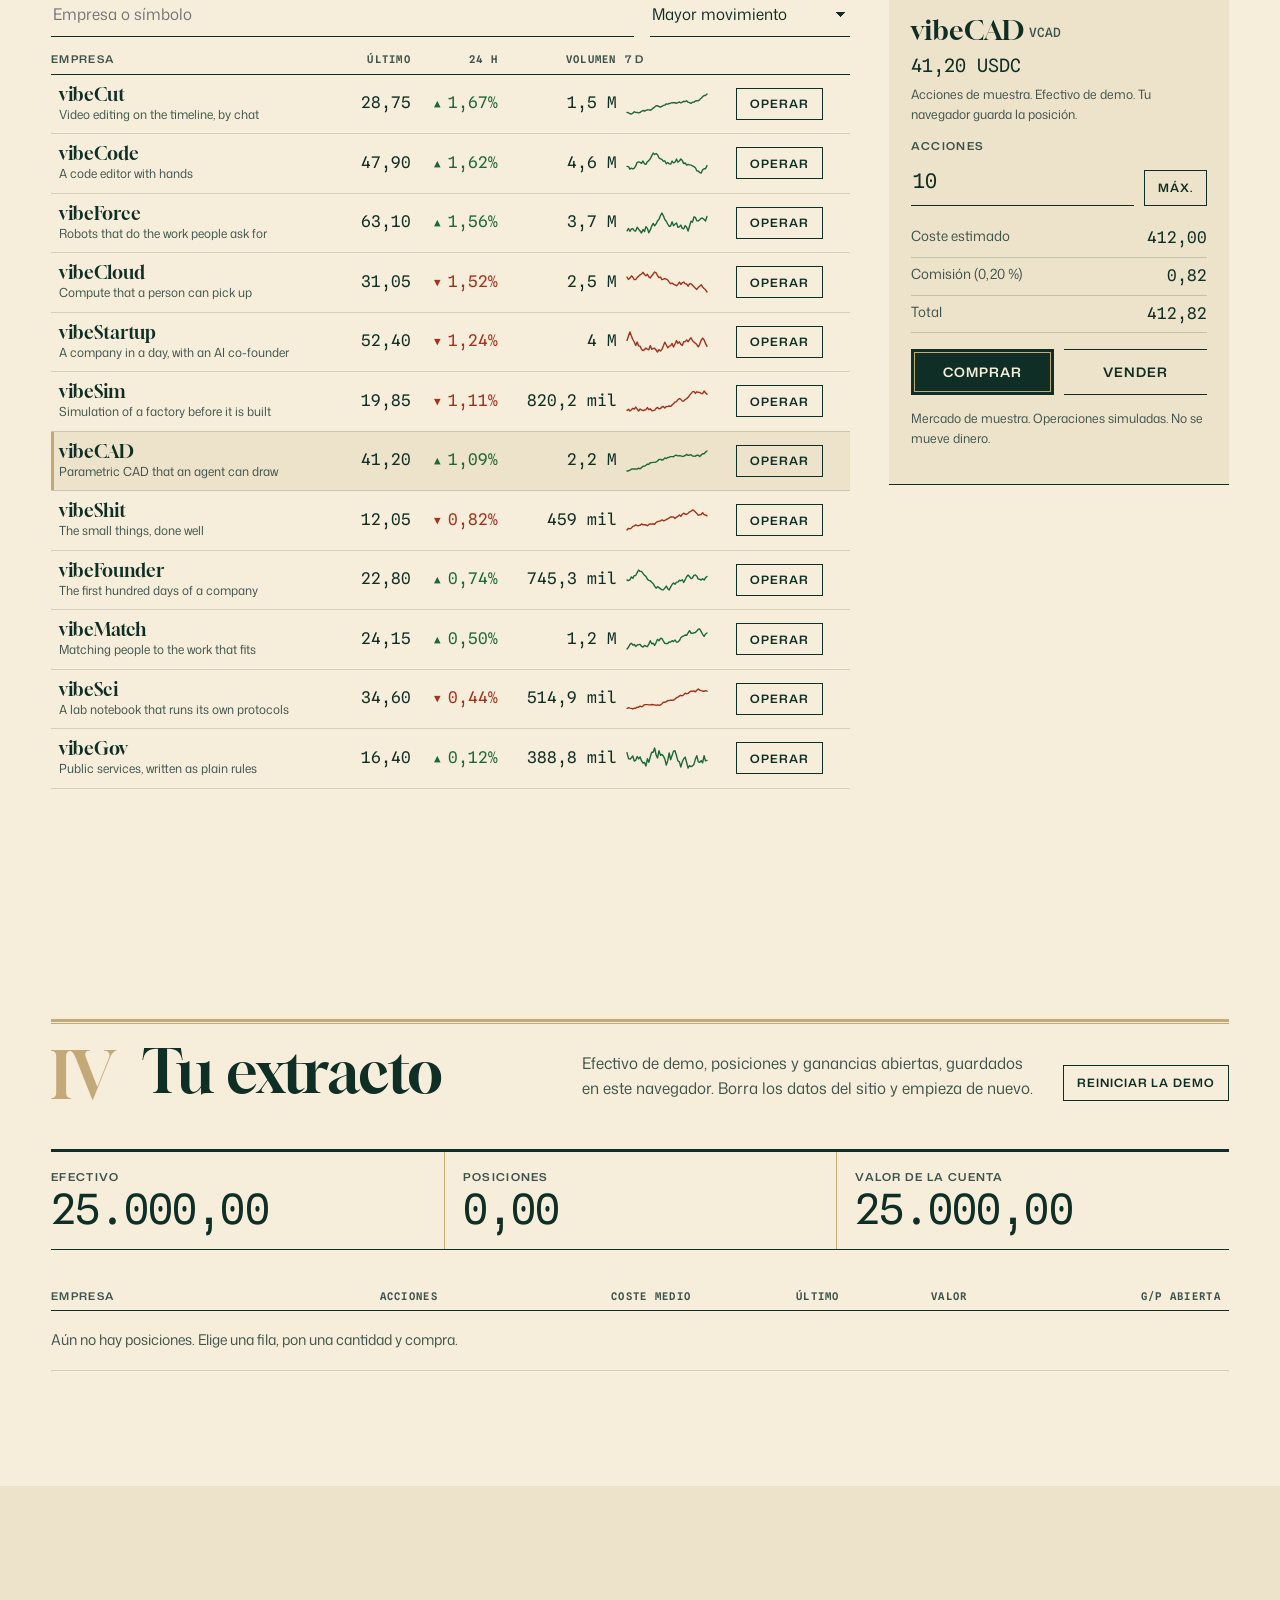
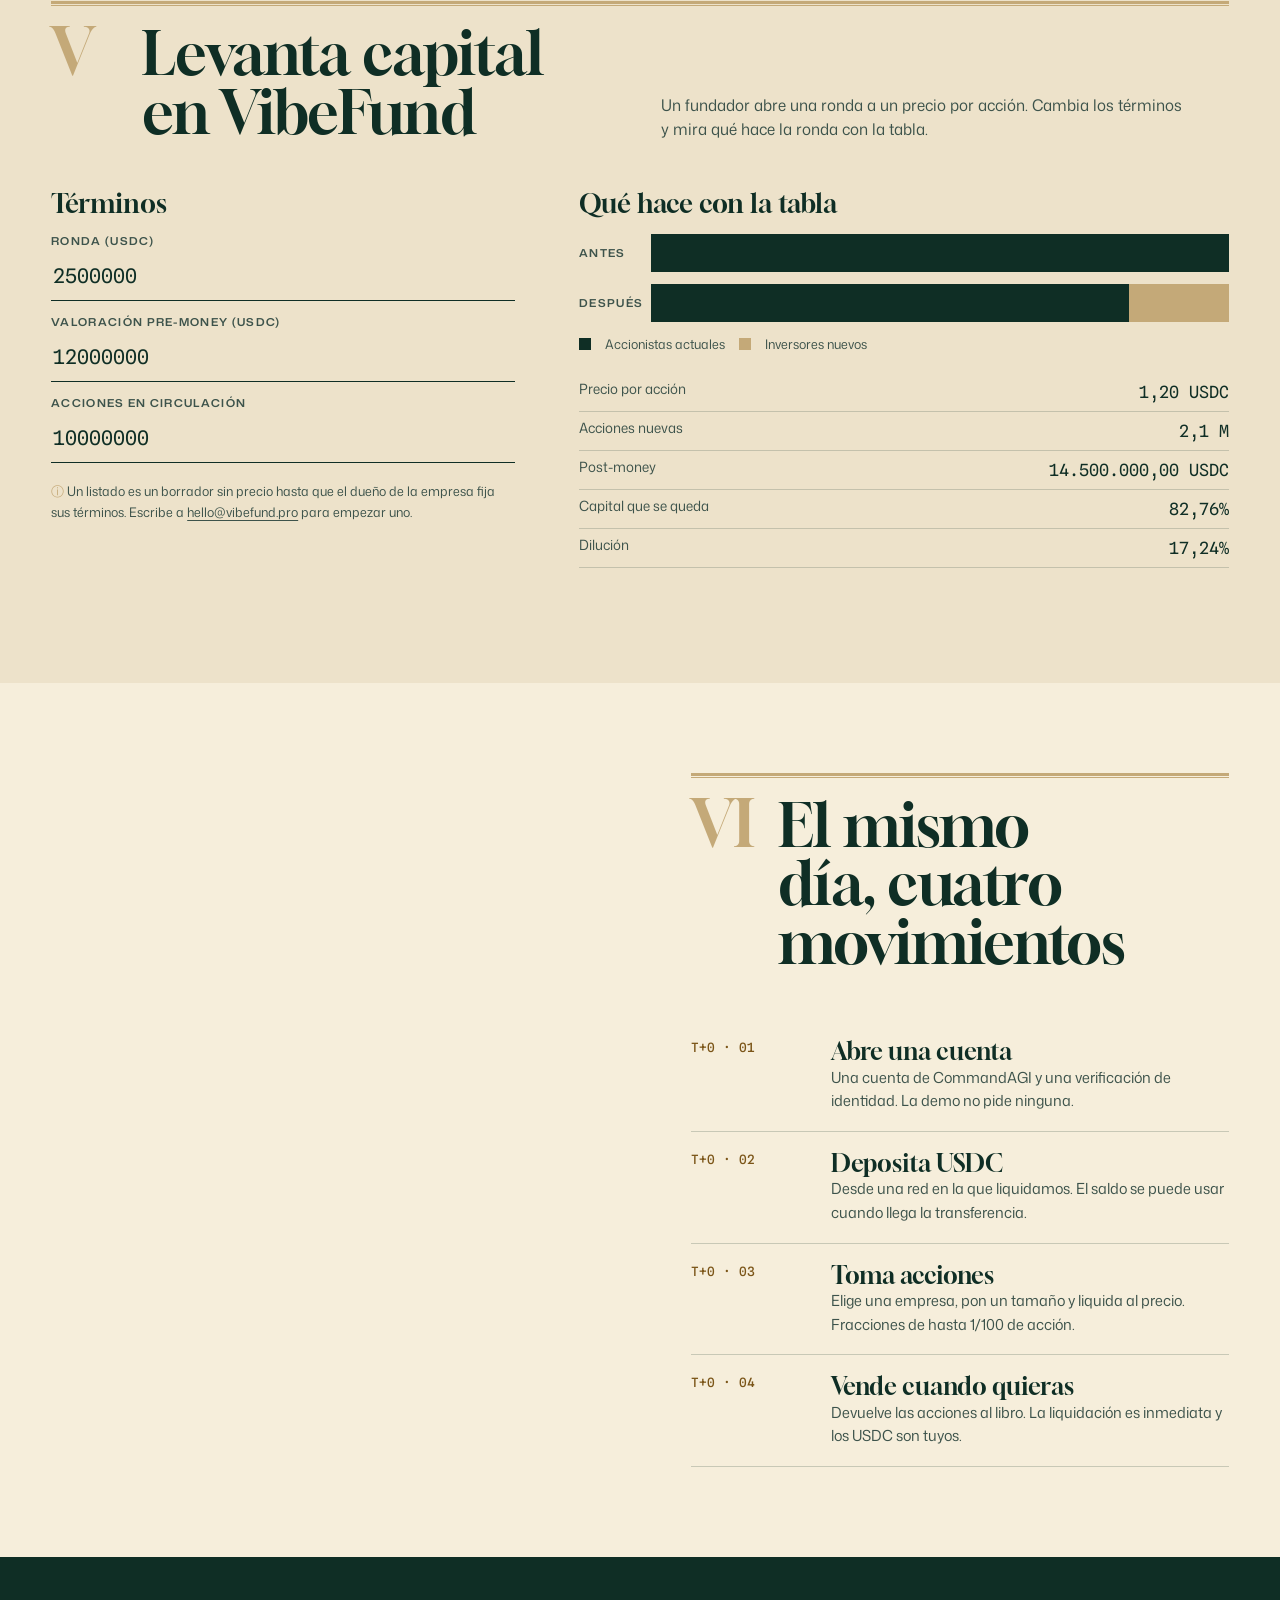
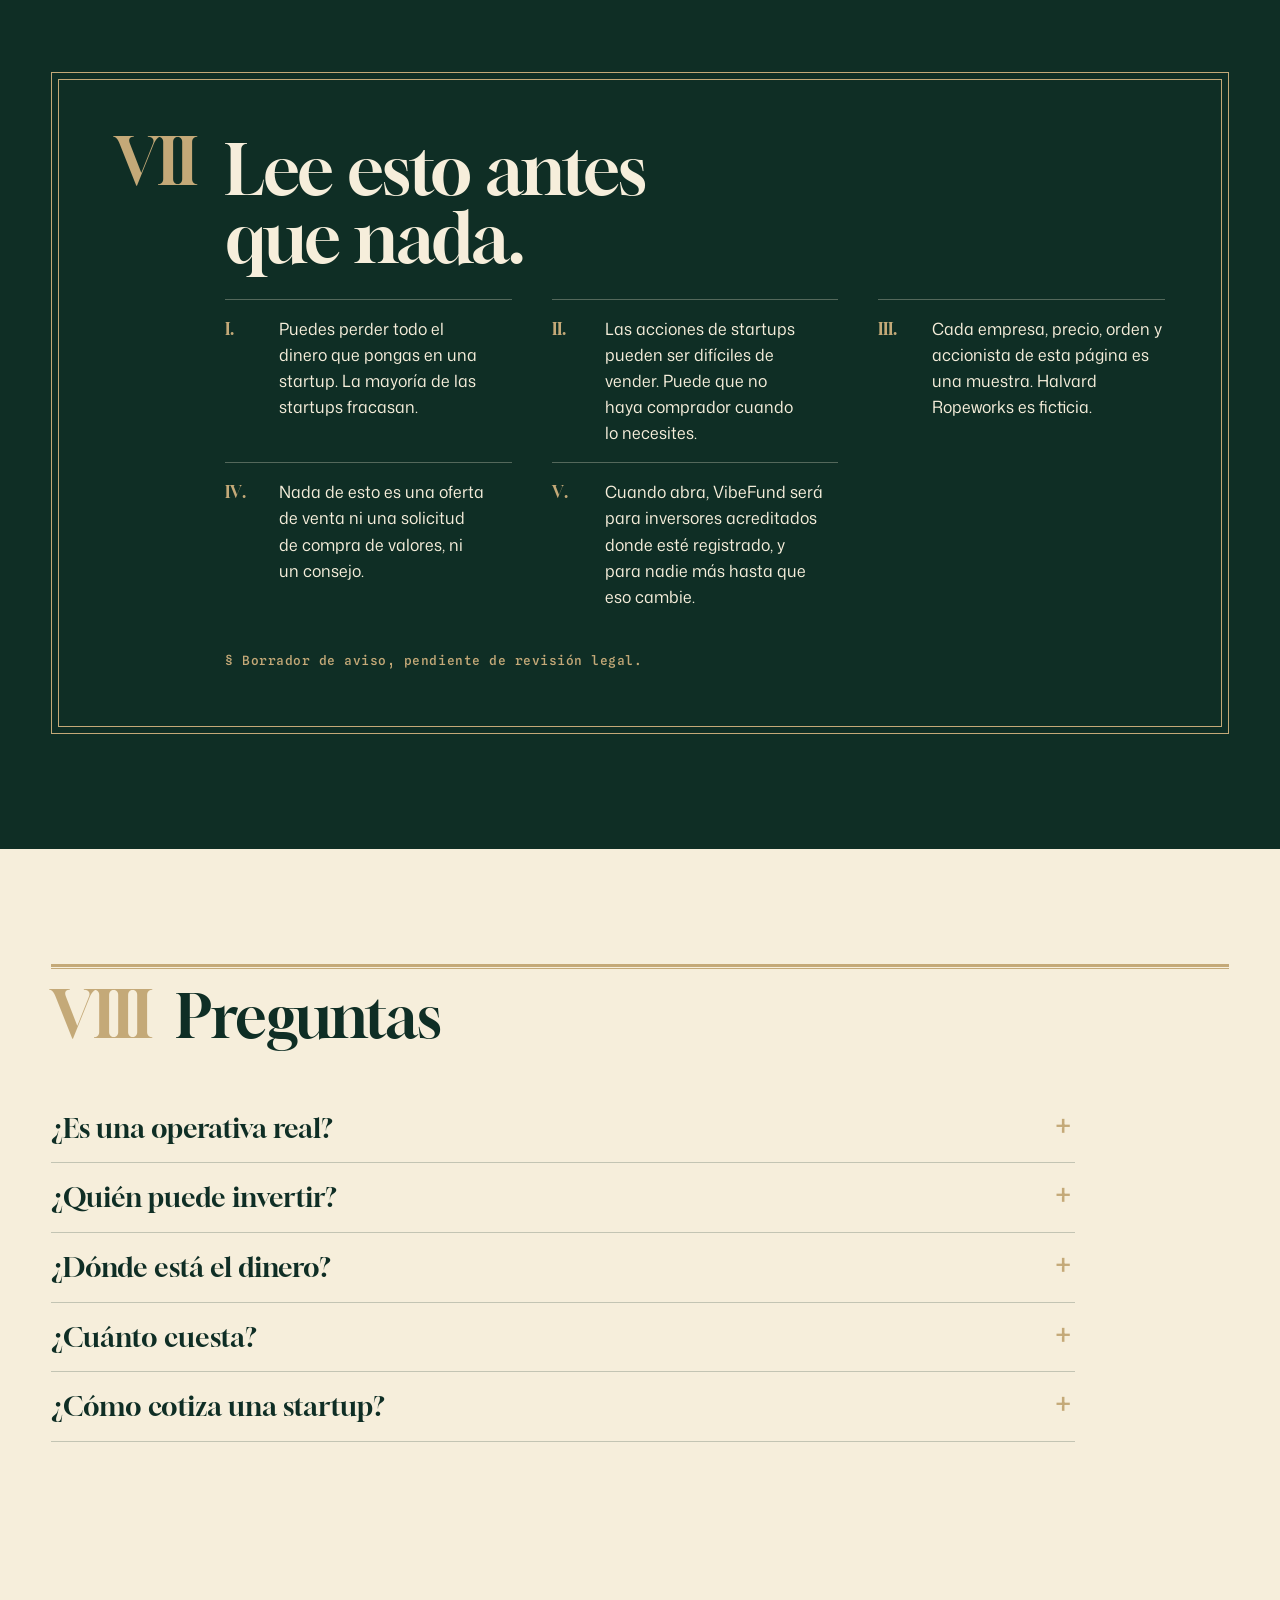
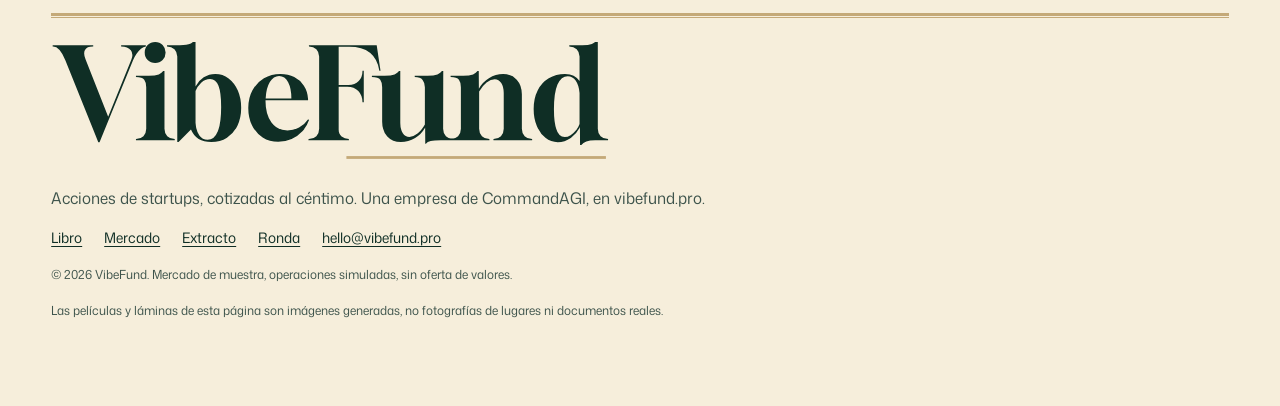
<file: es/index.html>
<!doctype html>
<html lang="es">
<head>
<meta charset="utf-8">
<meta name="viewport" content="width=device-width, initial-scale=1, viewport-fit=cover">
<meta http-equiv="Content-Security-Policy" content="default-src 'self'; script-src 'self' https://static.cloudflareinsights.com; style-src 'self'; img-src 'self' data:; media-src 'self'; connect-src 'self' https://cloudflareinsights.com; font-src 'self'; form-action 'none'; base-uri 'none'">
<title>VibeFund — acciones de startups, cotizadas al céntimo</title>
<meta name="description" content="VibeFund es un mercado de acciones de startups, liquidado en USDC. Esta página es una demo: empresas de muestra, operaciones simuladas, nada sale de tu navegador.">
<meta name="theme-color" content="#f4eedd" media="(prefers-color-scheme: light)">
<meta name="theme-color" content="#0c1f1b" media="(prefers-color-scheme: dark)">
<meta name="color-scheme" content="light dark">
<meta property="og:title" content="VibeFund — acciones de startups, cotizadas al céntimo">
<meta property="og:description" content="VibeFund es un mercado de acciones de startups, liquidado en USDC. Esta página es una demo: empresas de muestra, operaciones simuladas, nada sale de tu navegador.">
<meta property="og:type" content="website">
<meta property="og:image" content="https://vibefund.commandagi.app/og.jpg">
<meta property="og:image:width" content="1200">
<meta property="og:image:height" content="630">
<meta name="twitter:card" content="summary_large_image">
<link rel="icon" href="../mark.svg" type="image/svg+xml">
<link rel="apple-touch-icon" href="../touch-icon.png">
<link rel="preload" href="../fonts/gloock.woff2" as="font" type="font/woff2" crossorigin>
<link rel="preload" href="../fonts/mona-sans.woff2" as="font" type="font/woff2" crossorigin>
<link rel="preload" href="../media/plate.poster.webp" as="image" fetchpriority="high">
<link rel="stylesheet" href="../style.css">
<link rel="alternate" hreflang="en" href="/">
<link rel="alternate" hreflang="es" href="/es/">
<link rel="alternate" hreflang="zh-Hans" href="/zh/">
</head>
<body>
<a class="skip" href="#book">Ir al libro de órdenes</a>

<header class="mast">
  <a class="mast__brand" href="/es/"><svg class="wordmark" viewBox="-40 200 4417 1010" role="img" aria-label="VibeFund"><path d="M333 990 73 344Q30 235 -24 235H-27V225H293V235H289Q243 235 228.0 262.5Q213 290 233 339L411 789L594 339Q612 294 589.5 265.5Q567 237 513 235V225H708V235Q689 236 669.5 253.0Q650 270 633.5 294.5Q617 319 607 344L343 990Z M630 975V965H631Q667 965 689.0 943.0Q711 921 711 885V557Q711 519 695.5 498.0Q680 477 630 477V467H732Q783 467 810 456Q835 445 845 429H855V885Q855 921 877.0 943.0Q899 965 935 965H936V975ZM782 366Q746 366 722.5 342.5Q699 319 699 283Q699 247 722.5 223.5Q746 200 782 200Q817 200 840.5 224.0Q864 248 864 283Q864 318 840.5 342.0Q817 366 782 366Z M956 989V315Q956 279 933.5 257.0Q911 235 875 235V225H977Q1036 225 1058.0 214.0Q1080 203 1090 187H1100V551Q1123 506 1164.5 479.0Q1206 452 1256 452Q1315 452 1361.0 487.0Q1407 522 1433.5 582.0Q1460 642 1460 719Q1460 799 1430.5 860.0Q1401 921 1348.0 955.0Q1295 989 1224 989Q1105 989 1064 890L966 989ZM1195 972Q1248 972 1275 906Q1302 840 1302 712Q1302 600 1281 546Q1260 492 1215 492Q1175 492 1144.5 521.0Q1114 550 1100 586V837Q1104 899 1129.0 935.5Q1154 972 1195 972Z M1752 987Q1683 987 1629.5 953.0Q1576 919 1546.0 858.5Q1516 798 1516 720Q1516 640 1549.0 580.0Q1582 520 1639.5 486.5Q1697 453 1770 453Q1831 453 1878.5 477.0Q1926 501 1954.5 544.5Q1983 588 1987 645L1988 660H1652V665Q1652 771 1699.0 834.5Q1746 898 1825 898Q1873 898 1916.5 874.5Q1960 851 1987 811L1996 814Q1979 865 1943.0 904.0Q1907 943 1858.0 965.0Q1809 987 1752 987ZM1653 645H1856Q1856 566 1830.5 517.0Q1805 468 1759 468Q1715 468 1686.0 516.0Q1657 564 1653 645Z M1990 975 1992 965H1995Q2031 965 2053.0 943.0Q2075 921 2075 885V315Q2075 279 2053.0 257.0Q2031 235 1995 235L1994 225H2529L2559 427H2550Q2520 238 2312 238H2229V539H2307Q2357 539 2387.0 507.5Q2417 476 2417 426H2427V676H2417Q2417 622 2384.0 587.0Q2351 552 2297 552H2229V893Q2229 926 2252.0 945.5Q2275 965 2309 965L2310 975Z M2912 1003 2911 874Q2885 925 2832.0 957.0Q2779 989 2720 989Q2653 989 2612.5 945.0Q2572 901 2572 829V557Q2572 519 2557.0 498.0Q2542 477 2491 477V467H2592Q2643 467 2670 456Q2695 445 2705 429H2715V839Q2715 889 2735.0 919.0Q2755 949 2787 949Q2818 949 2851.0 922.5Q2884 896 2909 851V557Q2909 521 2891.0 499.0Q2873 477 2829 477V467H2930Q2981 467 3008 456Q3034 445 3044 429H3054L3053 885Q3053 921 3075.0 943.5Q3097 966 3133 966V975H3034Q3008 975 2988.0 976.5Q2968 978 2955 980Q2928 986 2917 1003Z M3112 975V965H3113Q3149 965 3171.0 943.0Q3193 921 3193 885V557Q3193 519 3177.5 498.0Q3162 477 3112 477V467H3211Q3262 467 3289 456Q3314 445 3324 429H3334L3335 569Q3361 517 3414.0 485.0Q3467 453 3526 453Q3593 453 3633.5 497.0Q3674 541 3674 613V885Q3674 921 3696.0 943.0Q3718 965 3754 965H3755V975H3450V965H3451Q3487 965 3509.0 943.0Q3531 921 3531 885V603Q3531 553 3511.5 523.0Q3492 493 3460 493Q3429 493 3395.5 519.5Q3362 546 3337 591V885Q3337 921 3359.0 943.0Q3381 965 3417 965H3418V975Z M4133 1013 4132 871Q4108 923 4060.0 956.5Q4012 990 3957 990Q3903 990 3860.0 956.0Q3817 922 3792.0 862.5Q3767 803 3767 728Q3767 644 3798.5 582.0Q3830 520 3886.0 486.5Q3942 453 4015 453Q4056 453 4082.0 465.5Q4108 478 4129 508V315Q4129 279 4106.5 257.0Q4084 235 4048 235V225H4150Q4200 225 4226.0 215.0Q4252 205 4263 187H4273V885Q4273 921 4295.0 943.0Q4317 965 4354 965V975H4252Q4208 975 4182.5 984.0Q4157 993 4143 1013ZM4012 950Q4035 950 4058.5 935.5Q4082 921 4101.0 897.0Q4120 873 4129 846V602Q4124 542 4099.5 506.0Q4075 470 4036 470Q3984 470 3955 536Q3927 602 3927 731Q3927 950 4012 950Z"/><rect class="wordmark__rule" x="2290" y="1100" width="2047" height="22"/></svg></a>
  <p class="mast__flag"><span aria-hidden="true">◆</span> Mercado de muestra · operaciones simuladas</p>
</header>

<main>
<section class="hero" aria-labelledby="hero-title">
  <div class="hero__film">
    <video class="film" data-film muted loop playsinline preload="metadata" poster="../media/plate.poster.webp" aria-hidden="true" tabindex="-1">
      <source src="../media/plate.av1.mp4" type='video/mp4; codecs="av01.0.05M.08"'>
      <source src="../media/plate.h264.mp4" type="video/mp4">
    </video>
    <button class="film-toggle" type="button" data-film-toggle aria-pressed="false" data-play="Reproducir la película" data-pause="Pausar la película">Pausar la película</button></div>
  <div class="hero__body">
    <h1 id="hero-title" class="hero__title">Acciones de startups, <em>cotizadas al céntimo.</em></h1>
    <div class="hero__side">
      <p class="hero__lead">Las maneras de una banca privada, la precisión de una bolsa. Cada precio, tamaño y accionista de esta página es una muestra; cada operación corre en tu navegador.</p>
      <dl class="quote" aria-label="Halvard Ropeworks · ficticia">
        <div class="quote__name"><dt>HALV</dt><dd>Halvard Ropeworks · ficticia</dd></div>
        <div><dt>Último</dt><dd class="num" data-quote="last">14.62</dd></div>
        <div><dt>Compra</dt><dd class="num" data-quote="bid">14.58</dd></div>
        <div><dt>Venta</dt><dd class="num" data-quote="ask">14.64</dd></div>
      </dl>
      <div class="acts">
        <a class="btn btn--deed" href="#book">Haz una oferta de muestra</a>
        <a class="btn btn--line" href="#market">Ver el mercado</a>
      </div>
    </div>
  </div>
</section>

<section class="book" id="book" aria-labelledby="book-title">
  <header class="folio">
    <span class="folio__no" aria-hidden="true">II</span>
    <p class="folio__kicker">El libro de órdenes</p>
    <h2 id="book-title" class="folio__title">Halvard Ropeworks <span class="tag">Una empresa ficticia</span></h2>
    <p class="folio__lead">Pon un tamaño y un límite. Tu oferta toma primero las ventas más baratas; lo que no se cruza queda en el libro.</p>
  </header>
  <figure class="vignette">
    <img src="../media/rope-800.webp" srcset="../media/rope-800.webp 800w, ../media/rope-1600.webp 1600w" sizes="(min-width: 1100px) 30vw, 90vw" width="800" height="450" loading="lazy" decoding="async" alt="Un grabado de un rollo de cuerda en un muelle de piedra, la viñeta del certificado de muestra de Halvard Ropeworks.">
  </figure>
  <div class="book__grid">
    <div class="ladder" role="group" aria-labelledby="ladder-caption">
      <p id="ladder-caption" class="sr-only">Libro de órdenes de Halvard Ropeworks, ilustrativo</p>
      <div class="ladder__head" aria-hidden="true"><span>Precio</span><span>Acciones</span></div>
      <ol class="ladder__asks" id="ladder-asks" aria-label="Ventas"></ol>
      <p class="ladder__mid"><span class="num" id="ladder-mid">14.61</span><span id="ladder-spread"></span></p>
      <ol class="ladder__bids" id="ladder-bids" aria-label="Compras"></ol>
    </div>
    <form class="bid" id="bid-form" novalidate>
      <h3>Tu oferta</h3>
      <div class="field"><label for="bid-qty">Acciones</label><input id="bid-qty" type="number" min="1" step="1" value="600" inputmode="numeric"></div>
      <div class="field"><label for="bid-limit">Límite (USDC)</label><input id="bid-limit" type="number" min="0.01" step="0.01" value="14.70" inputmode="decimal"></div>
      <button class="btn btn--deed" type="submit">Enviar oferta de muestra</button>
      <h4 class="bid__fills-title">Ejecuciones</h4>
      <ol class="bid__fills" id="bid-fills" aria-live="polite"><li class="empty">Aún no hay ejecuciones.</li></ol>
      <dl class="bid__sum" id="bid-sum">
        <div><dt>Ejecutado</dt><dd class="num" id="sum-filled">0</dd></div>
        <div><dt>Precio medio</dt><dd class="num" id="sum-avg">—</dd></div>
        <div><dt>Comisión (0,20 %)</dt><dd class="num" id="sum-fee">0.00</dd></div>
        <div><dt>Total</dt><dd class="num" id="sum-total">0.00</dd></div>
        <div><dt>En el libro</dt><dd class="num" id="sum-rest">0</dd></div>
      </dl>
    </form>
    <div class="cap">
      <h3>Quién es dueño de Halvard</h3>
      <div class="cap__bar" id="cap-bar" aria-hidden="true"></div>
      <table class="cap__table">
        <caption class="sr-only">Tabla de capitalización de Halvard Ropeworks, ilustrativa</caption>
        <thead><tr><th scope="col">Accionista</th><th scope="col" class="num">Acciones</th><th scope="col" class="num">Participación</th></tr></thead>
        <tbody id="cap-body"></tbody>
      </table>
    </div>
  </div>
  <p class="note">Ilustrativo. Halvard Ropeworks no existe; su libro, sus accionistas y sus precios están escritos en esta página. Tu oferta usa el efectivo de demo de tu cuenta, más abajo.</p>
</section>

<section class="night" aria-labelledby="night-title">
  <div class="night__film">
    <video class="film" data-film muted loop playsinline preload="none" poster="../media/night.poster.webp" aria-hidden="true" tabindex="-1">
      <source src="../media/night.av1.mp4" type='video/mp4; codecs="av01.0.05M.08"'>
      <source src="../media/night.h264.mp4" type="video/mp4">
    </video>
    <button class="film-toggle" type="button" data-film-toggle aria-pressed="false" data-play="Reproducir la película" data-pause="Pausar la película">Pausar la película</button></div>
  <div class="night__body">
    <h2 id="night-title">El libro no cierra a las cinco.</h2>
    <p>El mercado que construimos liquida en USDC el mismo día, de noche y en domingo. Esta noche es una demo.</p>
    <button class="btn btn--line btn--on-dark" type="button" data-theme-toggle aria-pressed="false" data-on="Bajar la luz" data-off="Subir la luz">Bajar la luz</button>
  </div>
</section>

<section class="market" id="market" aria-labelledby="market-title">
  <header class="folio folio--row">
    <span class="folio__no" aria-hidden="true">III</span>
    <h2 id="market-title" class="folio__title">El mercado</h2>
    <p class="folio__lead">Doce empresas de la familia vibe, a precios de muestra escritos en la página y que no se actualizan.</p>
  </header>
  <div class="floor">
    <div class="floor__table">
      <div class="controls">
        <label class="sr-only" for="filter">Buscar en el mercado</label>
        <input id="filter" type="search" placeholder="Empresa o símbolo" autocomplete="off">
        <label class="sr-only" for="sort">Ordenar por</label>
        <select id="sort">
          <option value="change">Mayor movimiento</option>
          <option value="volume">Más negociadas</option>
          <option value="price">Precio</option>
          <option value="name">Nombre</option>
        </select>
      </div>
      <div class="table-scroll">
        <table class="quotes">
          <caption class="sr-only">Precios de muestra de la familia vibe</caption>
          <thead><tr><th scope="col">Empresa</th><th scope="col" class="num">Último</th><th scope="col" class="num">24 h</th><th scope="col" class="num hide-sm">Volumen</th><th scope="col" class="hide-sm">7 d</th><th scope="col"><span class="sr-only">Operar</span></th></tr></thead>
          <tbody id="market-body"></tbody>
        </table>
      </div>
      <noscript><p class="note">La demo de operaciones necesita JavaScript. El resto de la página se lee sin él.</p></noscript>
    </div>
    <aside class="ticket" aria-labelledby="ticket-title">
      <h3 id="ticket-title"><span id="ticket-name">vibeCAD</span> <span class="ticket__sym" id="ticket-ticker">VCAD</span></h3>
      <p class="ticket__price num" id="ticket-price">41.20 USDC</p>
      <p class="ticket__hint">Acciones de muestra. Efectivo de demo. Tu navegador guarda la posición.</p>
      <div class="field">
        <label for="qty">Acciones</label>
        <div class="row"><input id="qty" type="number" min="1" step="1" value="10" inputmode="numeric"><button class="btn btn--small" type="button" id="qty-max">Máx.</button></div>
      </div>
      <dl class="ticket__est">
        <div><dt id="est-label">Coste estimado</dt><dd class="num" id="est-cost">0.00</dd></div>
        <div><dt id="fee-label">Comisión (0,20 %)</dt><dd class="num" id="est-fee">0.00</dd></div>
        <div><dt id="total-label">Total</dt><dd class="num" id="est-total">0.00</dd></div>
      </dl>
      <div class="ticket__acts">
        <button class="btn btn--deed" type="button" id="ticket-buy">Comprar</button>
        <button class="btn btn--line" type="button" id="ticket-sell">Vender</button>
      </div>
      <p class="ticket__note" id="holdings-line"></p>
      <p class="ticket__note" id="sample-note">Mercado de muestra. Operaciones simuladas. No se mueve dinero.</p>
    </aside>
  </div>
</section>

<section class="statement" id="portfolio" aria-labelledby="portfolio-title">
  <header class="folio folio--row">
    <span class="folio__no" aria-hidden="true">IV</span>
    <h2 id="portfolio-title" class="folio__title">Tu extracto</h2>
    <p class="folio__lead">Efectivo de demo, posiciones y ganancias abiertas, guardados en este navegador. Borra los datos del sitio y empieza de nuevo.</p>
    <button class="btn btn--small" type="button" id="reset">Reiniciar la demo</button>
  </header>
  <dl class="totals">
    <div><dt>Efectivo</dt><dd class="num" id="stat-cash">25,000.00</dd></div>
    <div><dt>Posiciones</dt><dd class="num" id="stat-holdings">0.00</dd></div>
    <div><dt>Valor de la cuenta</dt><dd class="num" id="stat-total">25,000.00</dd></div>
  </dl>
  <div class="table-scroll">
    <table class="holdings">
      <caption class="sr-only">Tus posiciones de demo</caption>
      <thead><tr><th scope="col">Empresa</th><th scope="col" class="num">Acciones</th><th scope="col" class="num">Coste medio</th><th scope="col" class="num">Último</th><th scope="col" class="num">Valor</th><th scope="col" class="num">G/P abierta</th></tr></thead>
      <tbody id="positions-body"></tbody>
    </table>
  </div>
</section>

<section class="raise" id="raise" aria-labelledby="raise-title">
  <header class="folio folio--row">
    <span class="folio__no" aria-hidden="true">V</span>
    <h2 id="raise-title" class="folio__title">Levanta capital en VibeFund</h2>
    <p class="folio__lead">Un fundador abre una ronda a un precio por acción. Cambia los términos y mira qué hace la ronda con la tabla.</p>
  </header>
  <div class="raise__grid">
    <div class="raise__terms">
      <h3>Términos</h3>
      <div class="field"><label for="raise-amount">Ronda (USDC)</label><input id="raise-amount" type="number" min="0" step="50000" value="2500000" inputmode="numeric"></div>
      <div class="field"><label for="raise-pre">Valoración pre-money (USDC)</label><input id="raise-pre" type="number" min="0" step="500000" value="12000000" inputmode="numeric"></div>
      <div class="field"><label for="raise-shares">Acciones en circulación</label><input id="raise-shares" type="number" min="1" step="100000" value="10000000" inputmode="numeric"></div>
      <p class="note">Un listado es un borrador sin precio hasta que el dueño de la empresa fija sus términos. Escribe a <a href="mailto:hello@vibefund.pro">hello@vibefund.pro</a> para empezar uno.</p>
    </div>
    <div class="raise__result">
      <h3>Qué hace con la tabla</h3>
      <div class="split" aria-hidden="true">
        <div class="split__row"><span>Antes</span><div class="split__bar"><i class="split__a split__a--full"></i></div></div>
        <div class="split__row"><span>Después</span><div class="split__bar"><i class="split__a" id="split-a"></i><i class="split__b" id="split-b"></i></div></div>
        <p class="split__key"><span class="key key--a"></span>Accionistas actuales <span class="key key--b"></span>Inversores nuevos</p>
      </div>
      <dl class="out" id="raise-out" aria-live="polite"></dl>
    </div>
  </div>
</section>

<section class="how" id="how" aria-labelledby="how-title">
  <figure class="how__plate"><img src="../media/wheels-800.webp" srcset="../media/wheels-800.webp 800w, ../media/wheels-1600.webp 1600w" sizes="(min-width: 900px) 50vw, 100vw" width="800" height="450" loading="lazy" decoding="async" alt=""></figure>
  <div class="how__body">
    <header class="folio"><span class="folio__no" aria-hidden="true">VI</span><h2 id="how-title" class="folio__title">El mismo día, cuatro movimientos</h2></header>
    <ol class="steps"><li><span class="steps__t">T+0 · 01</span><h3>Abre una cuenta</h3><p>Una cuenta de CommandAGI y una verificación de identidad. La demo no pide ninguna.</p></li><li><span class="steps__t">T+0 · 02</span><h3>Deposita USDC</h3><p>Desde una red en la que liquidamos. El saldo se puede usar cuando llega la transferencia.</p></li><li><span class="steps__t">T+0 · 03</span><h3>Toma acciones</h3><p>Elige una empresa, pon un tamaño y liquida al precio. Fracciones de hasta 1/100 de acción.</p></li><li><span class="steps__t">T+0 · 04</span><h3>Vende cuando quieras</h3><p>Devuelve las acciones al libro. La liquidación es inmediata y los USDC son tuyos.</p></li></ol>
  </div>
</section>

<section class="risk" id="risk" aria-labelledby="risk-title">
  <div class="risk__frame">
    <span class="folio__no" aria-hidden="true">VII</span>
    <h2 id="risk-title">Lee esto antes que nada.</h2>
    <ol class="risk__list"><li>Puedes perder todo el dinero que pongas en una startup. La mayoría de las startups fracasan.</li><li>Las acciones de startups pueden ser difíciles de vender. Puede que no haya comprador cuando lo necesites.</li><li>Cada empresa, precio, orden y accionista de esta página es una muestra. Halvard Ropeworks es ficticia.</li><li>Nada de esto es una oferta de venta ni una solicitud de compra de valores, ni un consejo.</li><li>Cuando abra, VibeFund será para inversores acreditados donde esté registrado, y para nadie más hasta que eso cambie.</li></ol>
    <p class="risk__review"><span aria-hidden="true">§</span> Borrador de aviso, pendiente de revisión legal.</p>
  </div>
</section>

<section class="faq" id="questions" aria-labelledby="faq-title">
  <header class="folio folio--row"><span class="folio__no" aria-hidden="true">VIII</span><h2 id="faq-title" class="folio__title">Preguntas</h2></header>
  <div class="faq__list">
    <details><summary>¿Es una operativa real?</summary><p>No. Las empresas y sus precios son datos de muestra escritos en la página, y una operación cambia números en el almacenamiento de tu navegador. El mercado de acciones reales, con liquidación real, abre cuando el dueño lo lance.</p></details>
    <details><summary>¿Quién puede invertir?</summary><p>Inversores acreditados en las jurisdicciones en las que VibeFund esté registrado, y nadie más hasta que eso cambie. La demo no pide nada: tómala como una imagen del producto, no como una cuenta.</p></details>
    <details><summary>¿Dónde está el dinero?</summary><p>En USDC, bajo custodia de un custodio con licencia, en una cuenta a tu nombre. VibeFund no lo presta, no lo bloquea y no lo tiene en su propio balance.</p></details>
    <details><summary>¿Cuánto cuesta?</summary><p>Sin comisión de depósito ni de retirada, y un 0,20 % por operación, ambos visibles en el ticket antes de confirmar. El dueño fija las tarifas finales antes del lanzamiento.</p></details>
    <details><summary>¿Cómo cotiza una startup?</summary><p>El fundador fija la ronda, la valoración pre-money y las acciones en circulación. VibeFund revisa la empresa y sus documentos, y la ronda abre a un precio por acción. Escribe a <a href="mailto:hello@vibefund.pro">hello@vibefund.pro</a>.</p></details>
  </div>
</section>
</main>

<footer class="foot">
  <a class="foot__brand" href="/es/"><svg class="wordmark wordmark--foot" viewBox="-40 200 4417 1010" role="img" aria-label="VibeFund"><path d="M333 990 73 344Q30 235 -24 235H-27V225H293V235H289Q243 235 228.0 262.5Q213 290 233 339L411 789L594 339Q612 294 589.5 265.5Q567 237 513 235V225H708V235Q689 236 669.5 253.0Q650 270 633.5 294.5Q617 319 607 344L343 990Z M630 975V965H631Q667 965 689.0 943.0Q711 921 711 885V557Q711 519 695.5 498.0Q680 477 630 477V467H732Q783 467 810 456Q835 445 845 429H855V885Q855 921 877.0 943.0Q899 965 935 965H936V975ZM782 366Q746 366 722.5 342.5Q699 319 699 283Q699 247 722.5 223.5Q746 200 782 200Q817 200 840.5 224.0Q864 248 864 283Q864 318 840.5 342.0Q817 366 782 366Z M956 989V315Q956 279 933.5 257.0Q911 235 875 235V225H977Q1036 225 1058.0 214.0Q1080 203 1090 187H1100V551Q1123 506 1164.5 479.0Q1206 452 1256 452Q1315 452 1361.0 487.0Q1407 522 1433.5 582.0Q1460 642 1460 719Q1460 799 1430.5 860.0Q1401 921 1348.0 955.0Q1295 989 1224 989Q1105 989 1064 890L966 989ZM1195 972Q1248 972 1275 906Q1302 840 1302 712Q1302 600 1281 546Q1260 492 1215 492Q1175 492 1144.5 521.0Q1114 550 1100 586V837Q1104 899 1129.0 935.5Q1154 972 1195 972Z M1752 987Q1683 987 1629.5 953.0Q1576 919 1546.0 858.5Q1516 798 1516 720Q1516 640 1549.0 580.0Q1582 520 1639.5 486.5Q1697 453 1770 453Q1831 453 1878.5 477.0Q1926 501 1954.5 544.5Q1983 588 1987 645L1988 660H1652V665Q1652 771 1699.0 834.5Q1746 898 1825 898Q1873 898 1916.5 874.5Q1960 851 1987 811L1996 814Q1979 865 1943.0 904.0Q1907 943 1858.0 965.0Q1809 987 1752 987ZM1653 645H1856Q1856 566 1830.5 517.0Q1805 468 1759 468Q1715 468 1686.0 516.0Q1657 564 1653 645Z M1990 975 1992 965H1995Q2031 965 2053.0 943.0Q2075 921 2075 885V315Q2075 279 2053.0 257.0Q2031 235 1995 235L1994 225H2529L2559 427H2550Q2520 238 2312 238H2229V539H2307Q2357 539 2387.0 507.5Q2417 476 2417 426H2427V676H2417Q2417 622 2384.0 587.0Q2351 552 2297 552H2229V893Q2229 926 2252.0 945.5Q2275 965 2309 965L2310 975Z M2912 1003 2911 874Q2885 925 2832.0 957.0Q2779 989 2720 989Q2653 989 2612.5 945.0Q2572 901 2572 829V557Q2572 519 2557.0 498.0Q2542 477 2491 477V467H2592Q2643 467 2670 456Q2695 445 2705 429H2715V839Q2715 889 2735.0 919.0Q2755 949 2787 949Q2818 949 2851.0 922.5Q2884 896 2909 851V557Q2909 521 2891.0 499.0Q2873 477 2829 477V467H2930Q2981 467 3008 456Q3034 445 3044 429H3054L3053 885Q3053 921 3075.0 943.5Q3097 966 3133 966V975H3034Q3008 975 2988.0 976.5Q2968 978 2955 980Q2928 986 2917 1003Z M3112 975V965H3113Q3149 965 3171.0 943.0Q3193 921 3193 885V557Q3193 519 3177.5 498.0Q3162 477 3112 477V467H3211Q3262 467 3289 456Q3314 445 3324 429H3334L3335 569Q3361 517 3414.0 485.0Q3467 453 3526 453Q3593 453 3633.5 497.0Q3674 541 3674 613V885Q3674 921 3696.0 943.0Q3718 965 3754 965H3755V975H3450V965H3451Q3487 965 3509.0 943.0Q3531 921 3531 885V603Q3531 553 3511.5 523.0Q3492 493 3460 493Q3429 493 3395.5 519.5Q3362 546 3337 591V885Q3337 921 3359.0 943.0Q3381 965 3417 965H3418V975Z M4133 1013 4132 871Q4108 923 4060.0 956.5Q4012 990 3957 990Q3903 990 3860.0 956.0Q3817 922 3792.0 862.5Q3767 803 3767 728Q3767 644 3798.5 582.0Q3830 520 3886.0 486.5Q3942 453 4015 453Q4056 453 4082.0 465.5Q4108 478 4129 508V315Q4129 279 4106.5 257.0Q4084 235 4048 235V225H4150Q4200 225 4226.0 215.0Q4252 205 4263 187H4273V885Q4273 921 4295.0 943.0Q4317 965 4354 965V975H4252Q4208 975 4182.5 984.0Q4157 993 4143 1013ZM4012 950Q4035 950 4058.5 935.5Q4082 921 4101.0 897.0Q4120 873 4129 846V602Q4124 542 4099.5 506.0Q4075 470 4036 470Q3984 470 3955 536Q3927 602 3927 731Q3927 950 4012 950Z"/><rect class="wordmark__rule" x="2290" y="1100" width="2047" height="22"/></svg></a>
  <p class="foot__pitch">Acciones de startups, cotizadas al céntimo. Una empresa de CommandAGI, en vibefund.pro.</p>
  <nav class="foot__links" aria-label="Secciones"><a href="#book">Libro</a><a href="#market">Mercado</a><a href="#portfolio">Extracto</a><a href="#raise">Ronda</a><a href="mailto:hello@vibefund.pro">hello@vibefund.pro</a></nav>
  <p class="foot__base">© 2026 VibeFund. Mercado de muestra, operaciones simuladas, sin oferta de valores.</p>
  <p class="foot__base">Las películas y láminas de esta página son imágenes generadas, no fotografías de lugares ni documentos reales.</p>
  <noscript><nav class="lang-links" aria-label="Idioma"><a href="/" hreflang="en">English</a><a href="/es/" hreflang="es">Español</a><a href="/zh/" hreflang="zh-Hans">简体中文</a></nav></noscript>
</footer>

<nav class="fkeys" aria-label="Secciones">
  <div class="fkeys__keys"><a href="#book"><kbd>F1</kbd>Libro</a><a href="#market"><kbd>F2</kbd>Mercado</a><a href="#portfolio"><kbd>F3</kbd>Extracto</a><a href="#raise"><kbd>F4</kbd>Ronda</a><a href="#risk"><kbd>F5</kbd>Riesgo</a><a href="#questions"><kbd>F6</kbd>Dudas</a></div>
  <div class="fkeys__tape" aria-hidden="true"><div class="fkeys__track" id="ticker-track"></div></div>
  <button class="fkeys__btn" type="button" data-theme-toggle aria-pressed="false" aria-label="Fuera de horario" data-on="Fuera de horario" data-off="Fuera de horario"><span aria-hidden="true">◐</span><span class="label">Fuera de horario</span></button>
  <button type="button" class="fkeys__btn lang-btn" commandfor="lang-dialog" command="show-modal" aria-haspopup="dialog" aria-label="Idioma" title="Idioma"><span aria-hidden="true">A/<span lang="zh-Hans">文</span></span></button>
</nav>

<dialog id="lang-dialog" class="lang-dialog" aria-labelledby="lang-dialog-title" closedby="any">
  <div class="lang-dialog__box">
    <div class="lang-dialog__head">
      <h2 id="lang-dialog-title">Idioma</h2>
      <form method="dialog"><button class="lang-dialog__close" aria-label="Cerrar">×</button></form>
    </div>
    <ul class="lang-list">
      <li><a href="/" hreflang="en"><span lang="en">English</span></a></li>
      <li><a href="/es/" hreflang="es" aria-current="true"><span lang="es">Español</span></a></li>
      <li><a href="/zh/" hreflang="zh-Hans"><span lang="zh-Hans">简体中文</span></a></li>
    </ul>
  </div>
</dialog>

<div class="toast" id="toast" role="status" aria-live="polite" data-show="false"></div>
<script src="../app.js" defer></script>
</body>
</html>
</file>
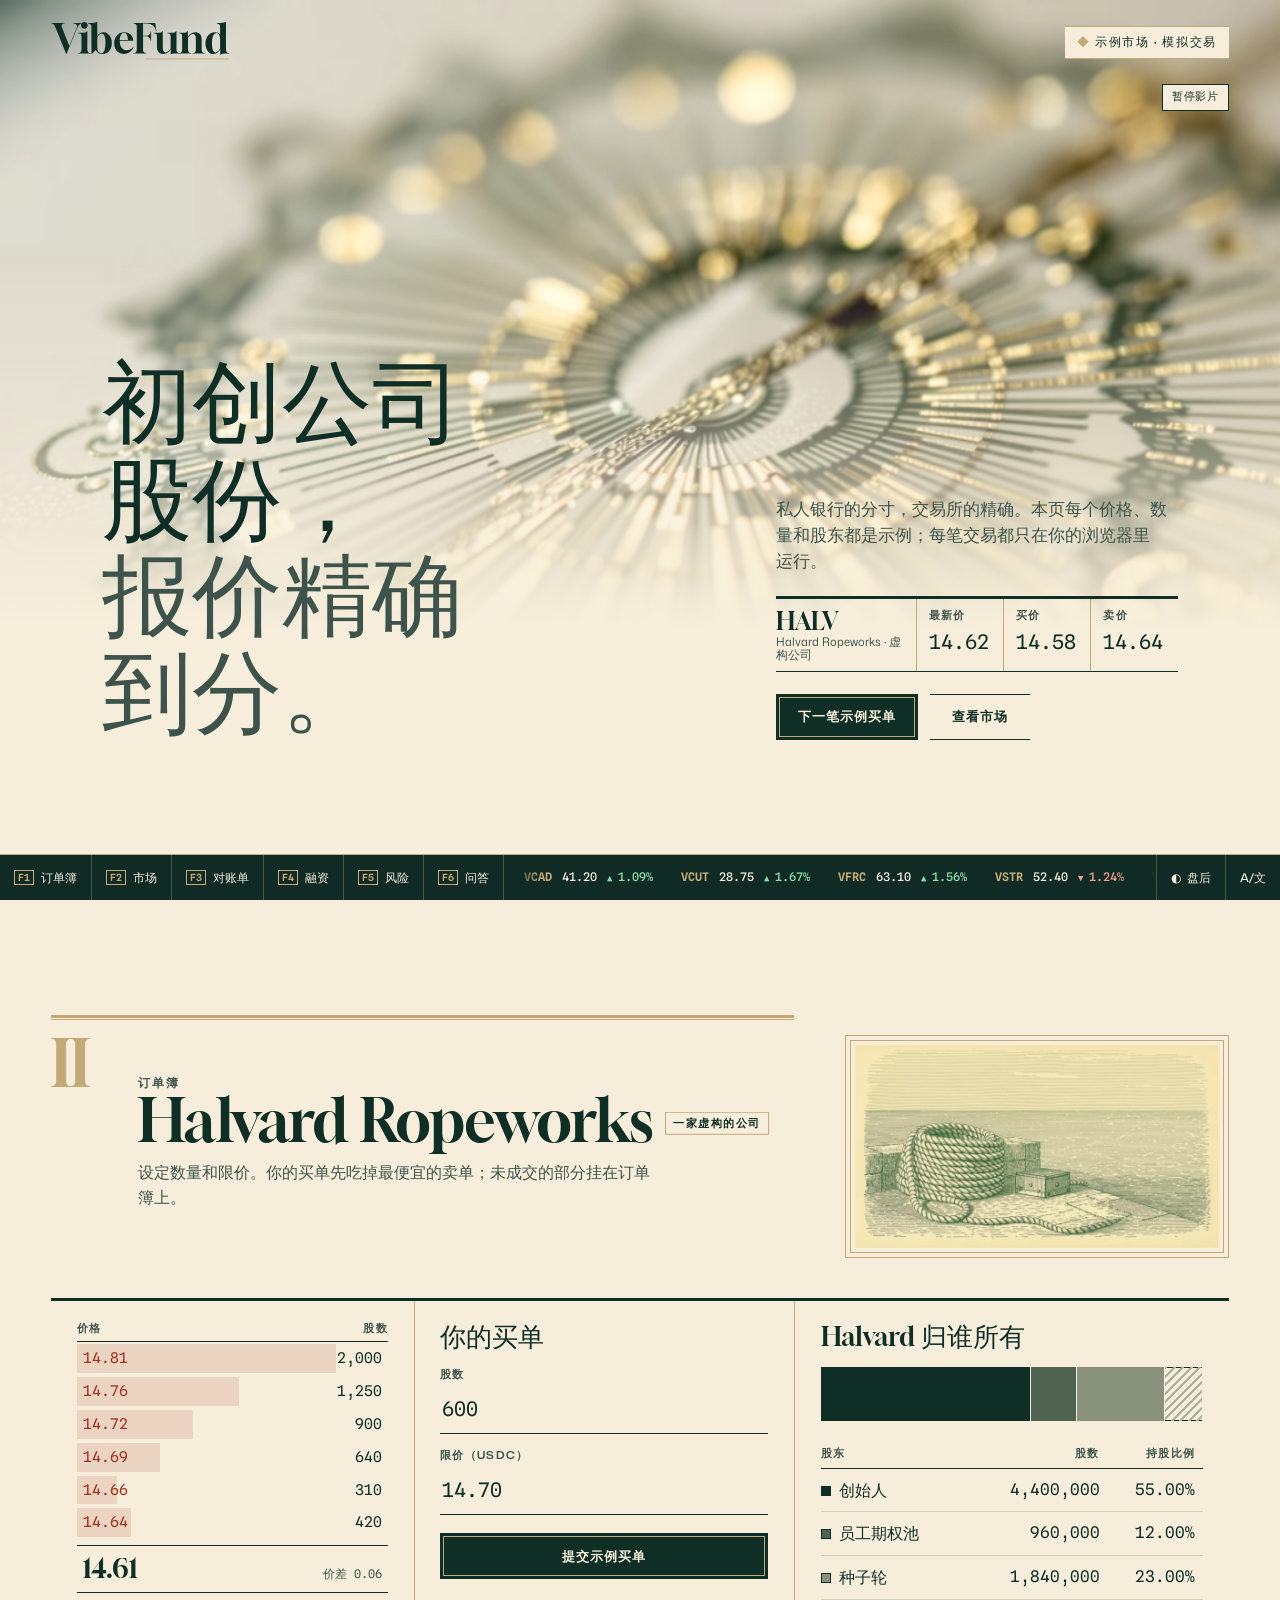
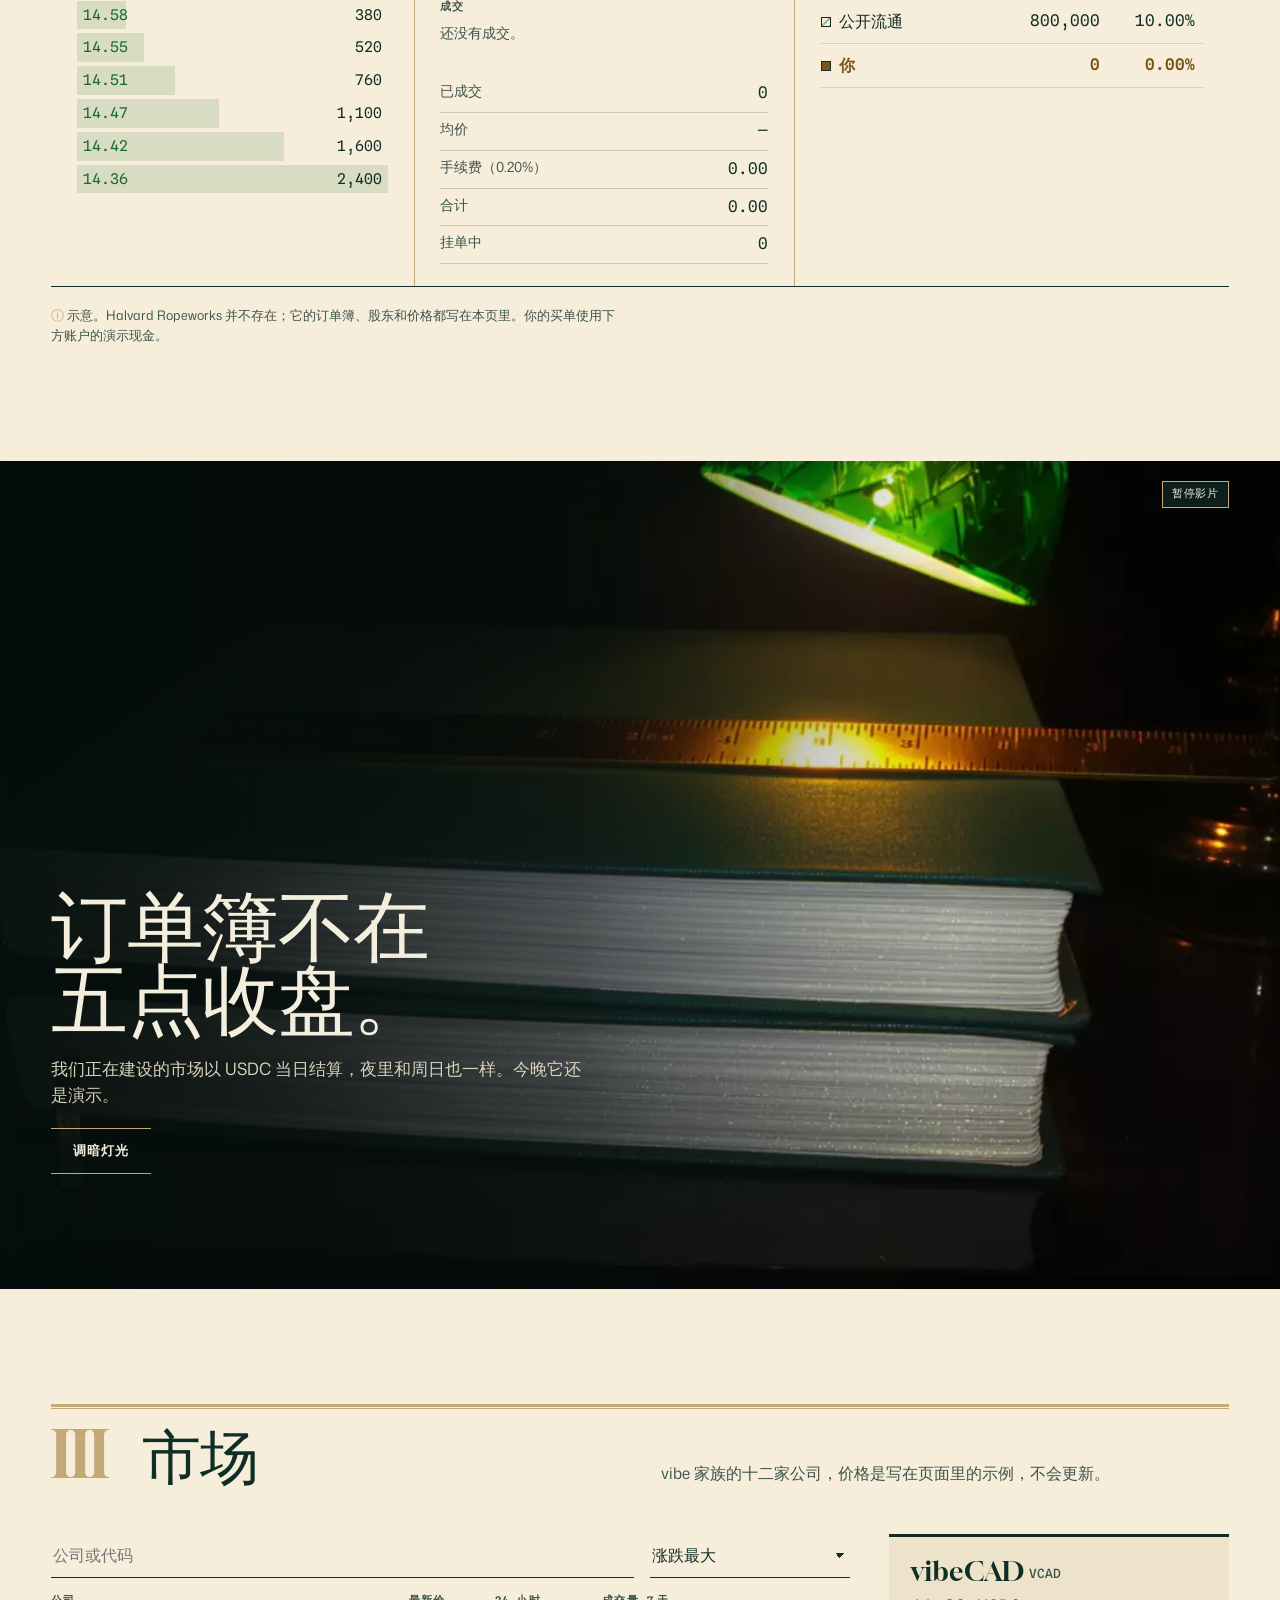
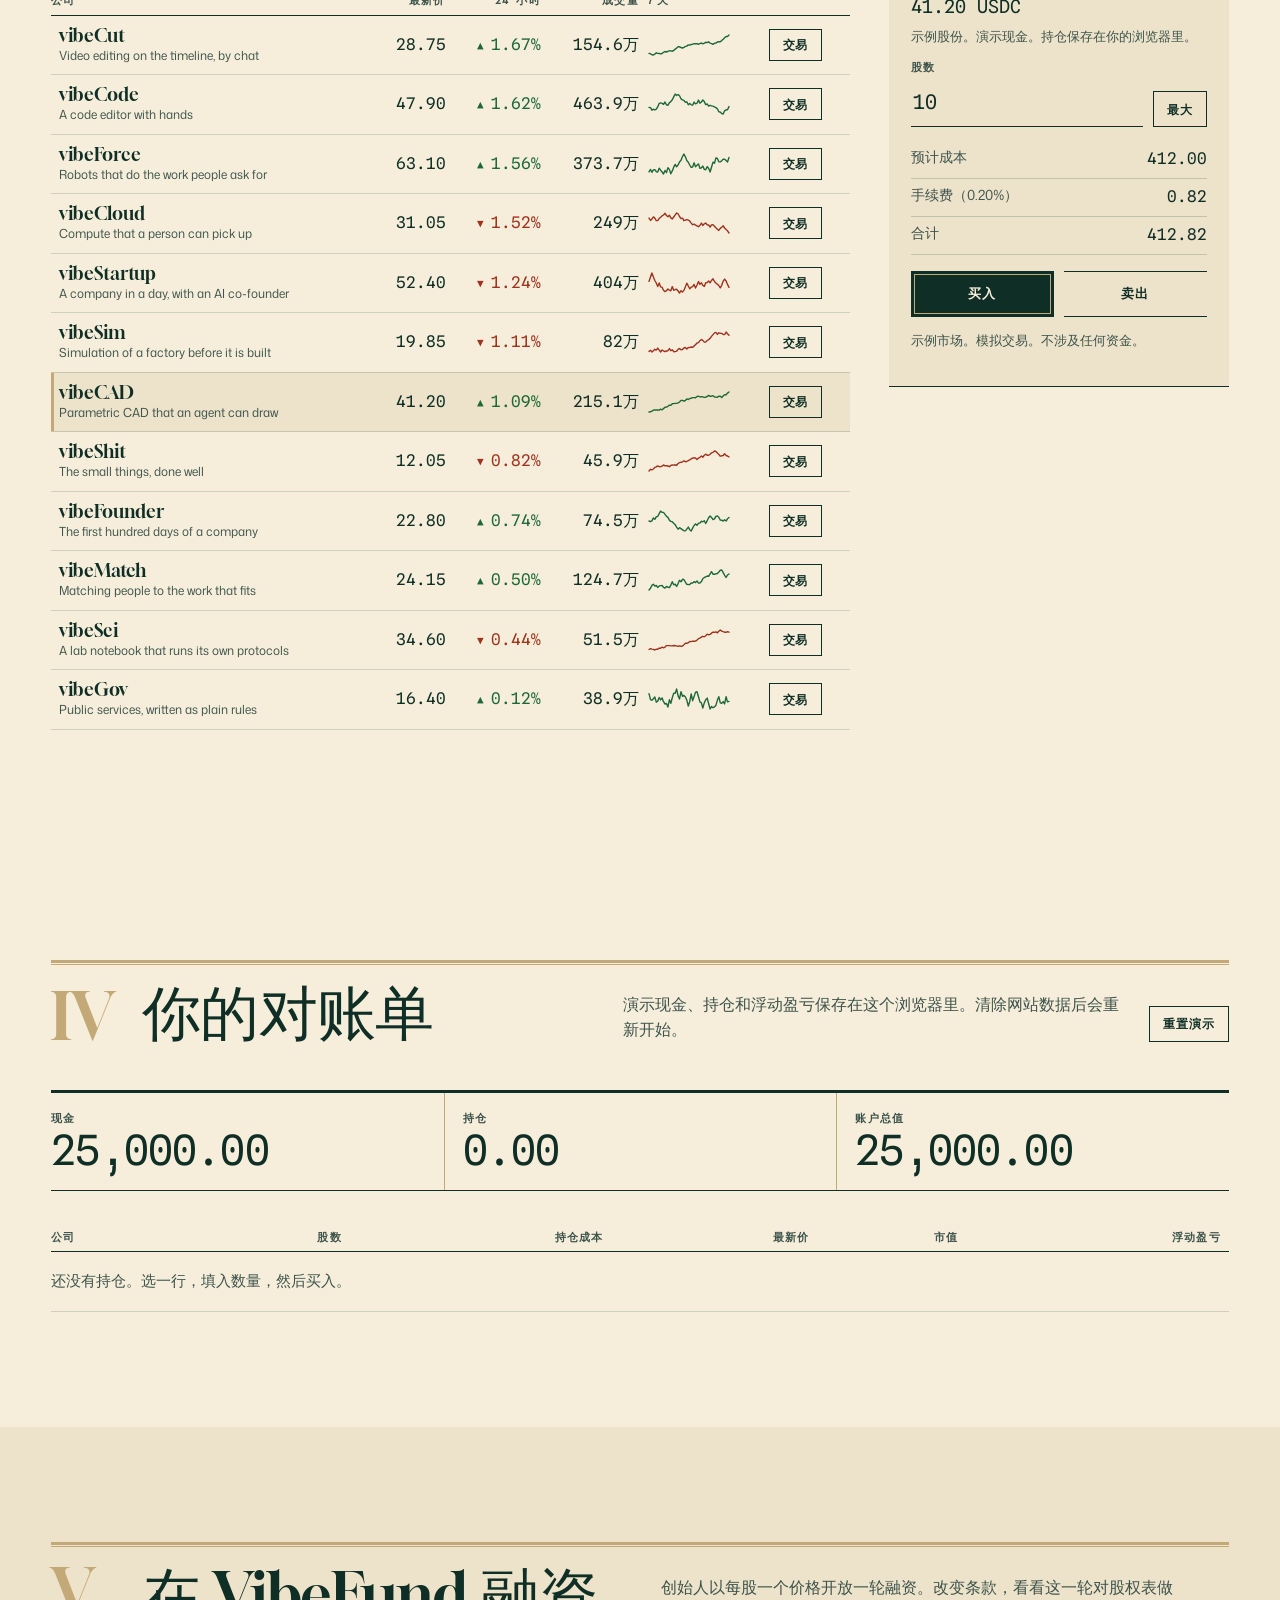
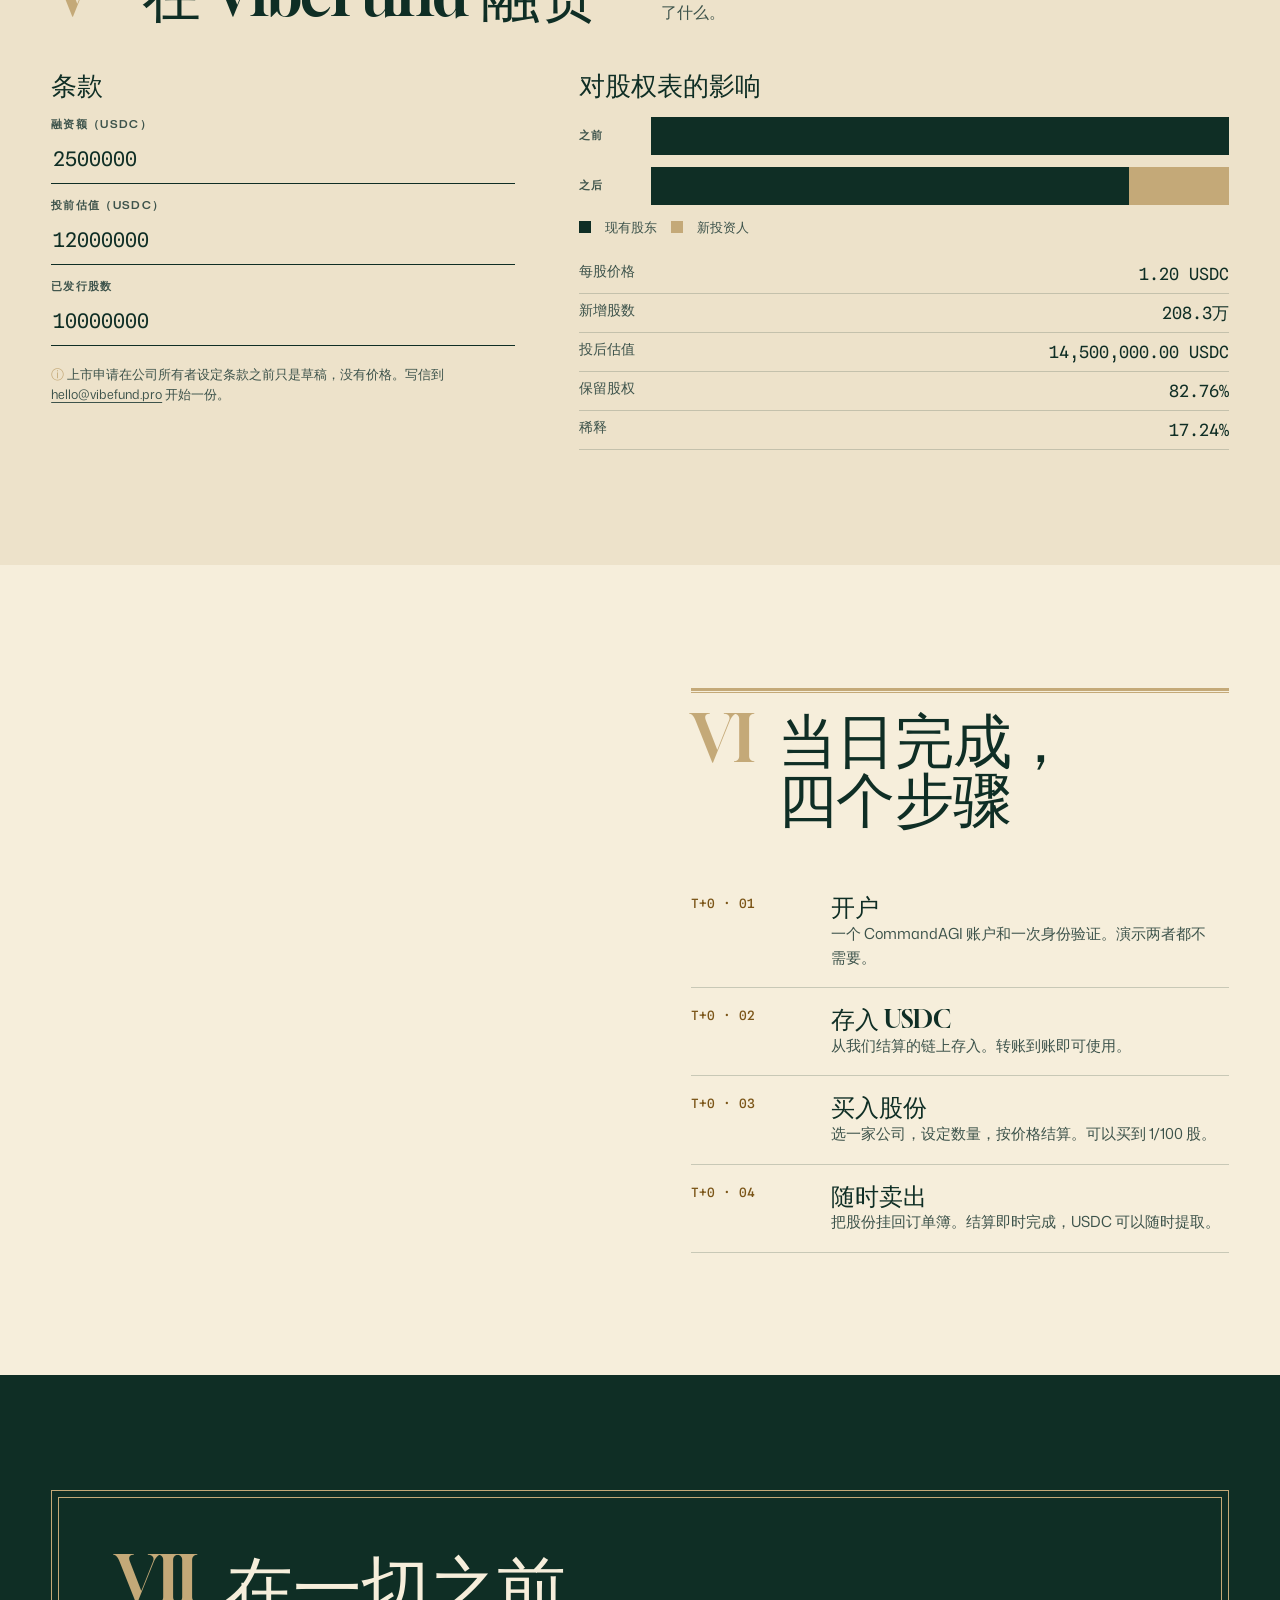
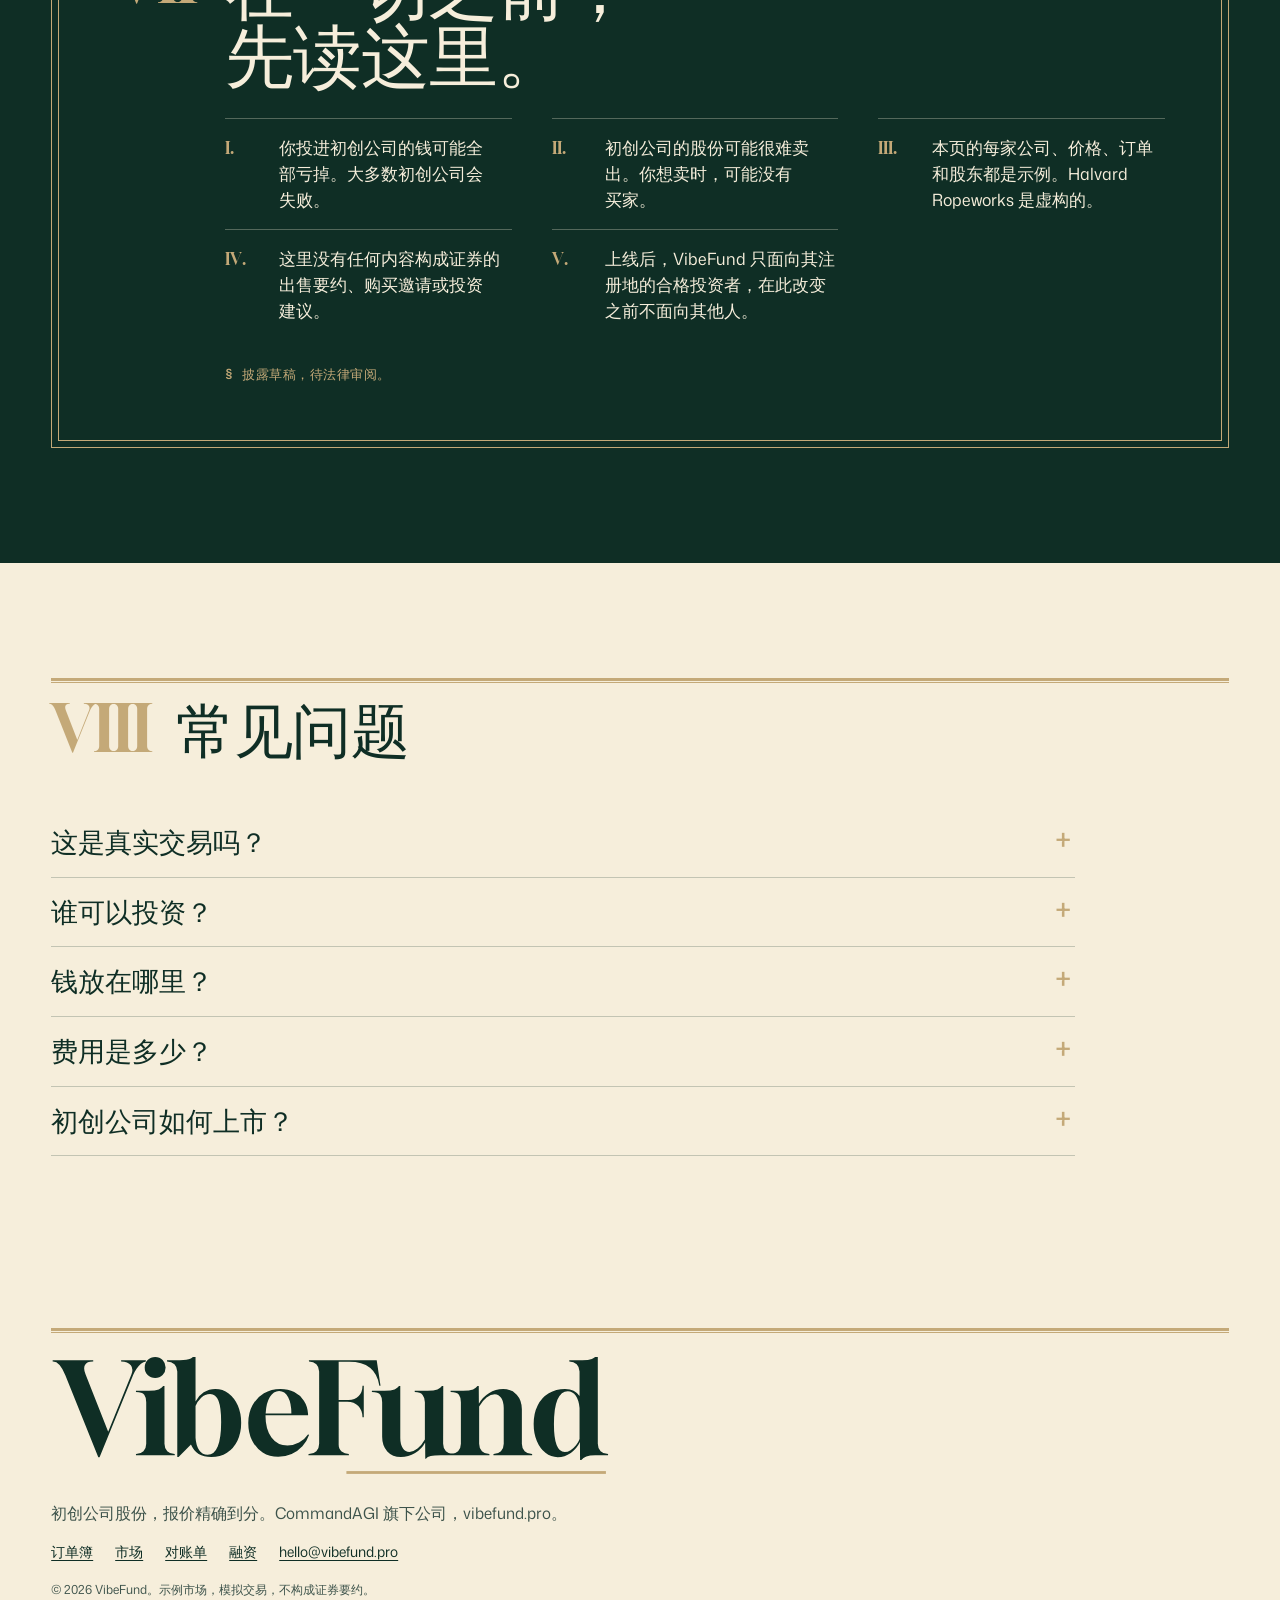
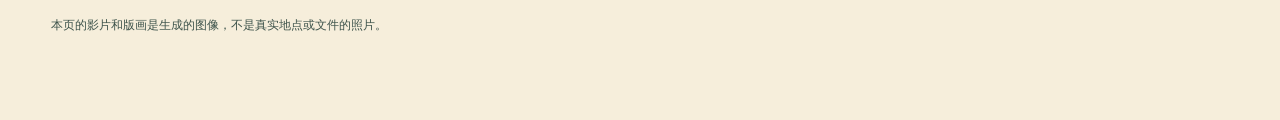
<file: zh/index.html>
<!doctype html>
<html lang="zh-Hans">
<head>
<meta charset="utf-8">
<meta name="viewport" content="width=device-width, initial-scale=1, viewport-fit=cover">
<meta http-equiv="Content-Security-Policy" content="default-src 'self'; script-src 'self' https://static.cloudflareinsights.com; style-src 'self'; img-src 'self' data:; media-src 'self'; connect-src 'self' https://cloudflareinsights.com; font-src 'self'; form-action 'none'; base-uri 'none'">
<title>VibeFund — 初创公司股份，报价精确到分</title>
<meta name="description" content="VibeFund 是一个以 USDC 结算的初创公司股份市场。本页是演示：示例公司，模拟交易，任何数据都不会离开你的浏览器。">
<meta name="theme-color" content="#f4eedd" media="(prefers-color-scheme: light)">
<meta name="theme-color" content="#0c1f1b" media="(prefers-color-scheme: dark)">
<meta name="color-scheme" content="light dark">
<meta property="og:title" content="VibeFund — 初创公司股份，报价精确到分">
<meta property="og:description" content="VibeFund 是一个以 USDC 结算的初创公司股份市场。本页是演示：示例公司，模拟交易，任何数据都不会离开你的浏览器。">
<meta property="og:type" content="website">
<meta property="og:image" content="https://vibefund.commandagi.app/og.jpg">
<meta property="og:image:width" content="1200">
<meta property="og:image:height" content="630">
<meta name="twitter:card" content="summary_large_image">
<link rel="icon" href="../mark.svg" type="image/svg+xml">
<link rel="apple-touch-icon" href="../touch-icon.png">
<link rel="preload" href="../fonts/gloock.woff2" as="font" type="font/woff2" crossorigin>
<link rel="preload" href="../fonts/mona-sans.woff2" as="font" type="font/woff2" crossorigin>
<link rel="preload" href="../media/plate.poster.webp" as="image" fetchpriority="high">
<link rel="stylesheet" href="../style.css">
<link rel="alternate" hreflang="en" href="/">
<link rel="alternate" hreflang="es" href="/es/">
<link rel="alternate" hreflang="zh-Hans" href="/zh/">
</head>
<body>
<a class="skip" href="#book">跳到订单簿</a>

<header class="mast">
  <a class="mast__brand" href="/zh/"><svg class="wordmark" viewBox="-40 200 4417 1010" role="img" aria-label="VibeFund"><path d="M333 990 73 344Q30 235 -24 235H-27V225H293V235H289Q243 235 228.0 262.5Q213 290 233 339L411 789L594 339Q612 294 589.5 265.5Q567 237 513 235V225H708V235Q689 236 669.5 253.0Q650 270 633.5 294.5Q617 319 607 344L343 990Z M630 975V965H631Q667 965 689.0 943.0Q711 921 711 885V557Q711 519 695.5 498.0Q680 477 630 477V467H732Q783 467 810 456Q835 445 845 429H855V885Q855 921 877.0 943.0Q899 965 935 965H936V975ZM782 366Q746 366 722.5 342.5Q699 319 699 283Q699 247 722.5 223.5Q746 200 782 200Q817 200 840.5 224.0Q864 248 864 283Q864 318 840.5 342.0Q817 366 782 366Z M956 989V315Q956 279 933.5 257.0Q911 235 875 235V225H977Q1036 225 1058.0 214.0Q1080 203 1090 187H1100V551Q1123 506 1164.5 479.0Q1206 452 1256 452Q1315 452 1361.0 487.0Q1407 522 1433.5 582.0Q1460 642 1460 719Q1460 799 1430.5 860.0Q1401 921 1348.0 955.0Q1295 989 1224 989Q1105 989 1064 890L966 989ZM1195 972Q1248 972 1275 906Q1302 840 1302 712Q1302 600 1281 546Q1260 492 1215 492Q1175 492 1144.5 521.0Q1114 550 1100 586V837Q1104 899 1129.0 935.5Q1154 972 1195 972Z M1752 987Q1683 987 1629.5 953.0Q1576 919 1546.0 858.5Q1516 798 1516 720Q1516 640 1549.0 580.0Q1582 520 1639.5 486.5Q1697 453 1770 453Q1831 453 1878.5 477.0Q1926 501 1954.5 544.5Q1983 588 1987 645L1988 660H1652V665Q1652 771 1699.0 834.5Q1746 898 1825 898Q1873 898 1916.5 874.5Q1960 851 1987 811L1996 814Q1979 865 1943.0 904.0Q1907 943 1858.0 965.0Q1809 987 1752 987ZM1653 645H1856Q1856 566 1830.5 517.0Q1805 468 1759 468Q1715 468 1686.0 516.0Q1657 564 1653 645Z M1990 975 1992 965H1995Q2031 965 2053.0 943.0Q2075 921 2075 885V315Q2075 279 2053.0 257.0Q2031 235 1995 235L1994 225H2529L2559 427H2550Q2520 238 2312 238H2229V539H2307Q2357 539 2387.0 507.5Q2417 476 2417 426H2427V676H2417Q2417 622 2384.0 587.0Q2351 552 2297 552H2229V893Q2229 926 2252.0 945.5Q2275 965 2309 965L2310 975Z M2912 1003 2911 874Q2885 925 2832.0 957.0Q2779 989 2720 989Q2653 989 2612.5 945.0Q2572 901 2572 829V557Q2572 519 2557.0 498.0Q2542 477 2491 477V467H2592Q2643 467 2670 456Q2695 445 2705 429H2715V839Q2715 889 2735.0 919.0Q2755 949 2787 949Q2818 949 2851.0 922.5Q2884 896 2909 851V557Q2909 521 2891.0 499.0Q2873 477 2829 477V467H2930Q2981 467 3008 456Q3034 445 3044 429H3054L3053 885Q3053 921 3075.0 943.5Q3097 966 3133 966V975H3034Q3008 975 2988.0 976.5Q2968 978 2955 980Q2928 986 2917 1003Z M3112 975V965H3113Q3149 965 3171.0 943.0Q3193 921 3193 885V557Q3193 519 3177.5 498.0Q3162 477 3112 477V467H3211Q3262 467 3289 456Q3314 445 3324 429H3334L3335 569Q3361 517 3414.0 485.0Q3467 453 3526 453Q3593 453 3633.5 497.0Q3674 541 3674 613V885Q3674 921 3696.0 943.0Q3718 965 3754 965H3755V975H3450V965H3451Q3487 965 3509.0 943.0Q3531 921 3531 885V603Q3531 553 3511.5 523.0Q3492 493 3460 493Q3429 493 3395.5 519.5Q3362 546 3337 591V885Q3337 921 3359.0 943.0Q3381 965 3417 965H3418V975Z M4133 1013 4132 871Q4108 923 4060.0 956.5Q4012 990 3957 990Q3903 990 3860.0 956.0Q3817 922 3792.0 862.5Q3767 803 3767 728Q3767 644 3798.5 582.0Q3830 520 3886.0 486.5Q3942 453 4015 453Q4056 453 4082.0 465.5Q4108 478 4129 508V315Q4129 279 4106.5 257.0Q4084 235 4048 235V225H4150Q4200 225 4226.0 215.0Q4252 205 4263 187H4273V885Q4273 921 4295.0 943.0Q4317 965 4354 965V975H4252Q4208 975 4182.5 984.0Q4157 993 4143 1013ZM4012 950Q4035 950 4058.5 935.5Q4082 921 4101.0 897.0Q4120 873 4129 846V602Q4124 542 4099.5 506.0Q4075 470 4036 470Q3984 470 3955 536Q3927 602 3927 731Q3927 950 4012 950Z"/><rect class="wordmark__rule" x="2290" y="1100" width="2047" height="22"/></svg></a>
  <p class="mast__flag"><span aria-hidden="true">◆</span> 示例市场 · 模拟交易</p>
</header>

<main>
<section class="hero" aria-labelledby="hero-title">
  <div class="hero__film">
    <video class="film" data-film muted loop playsinline preload="metadata" poster="../media/plate.poster.webp" aria-hidden="true" tabindex="-1">
      <source src="../media/plate.av1.mp4" type='video/mp4; codecs="av01.0.05M.08"'>
      <source src="../media/plate.h264.mp4" type="video/mp4">
    </video>
    <button class="film-toggle" type="button" data-film-toggle aria-pressed="false" data-play="播放影片" data-pause="暂停影片">暂停影片</button></div>
  <div class="hero__body">
    <h1 id="hero-title" class="hero__title">初创公司股份，<em>报价精确到分。</em></h1>
    <div class="hero__side">
      <p class="hero__lead">私人银行的分寸，交易所的精确。本页每个价格、数量和股东都是示例；每笔交易都只在你的浏览器里运行。</p>
      <dl class="quote" aria-label="Halvard Ropeworks · 虚构公司">
        <div class="quote__name"><dt>HALV</dt><dd>Halvard Ropeworks · 虚构公司</dd></div>
        <div><dt>最新价</dt><dd class="num" data-quote="last">14.62</dd></div>
        <div><dt>买价</dt><dd class="num" data-quote="bid">14.58</dd></div>
        <div><dt>卖价</dt><dd class="num" data-quote="ask">14.64</dd></div>
      </dl>
      <div class="acts">
        <a class="btn btn--deed" href="#book">下一笔示例买单</a>
        <a class="btn btn--line" href="#market">查看市场</a>
      </div>
    </div>
  </div>
</section>

<section class="book" id="book" aria-labelledby="book-title">
  <header class="folio">
    <span class="folio__no" aria-hidden="true">II</span>
    <p class="folio__kicker">订单簿</p>
    <h2 id="book-title" class="folio__title">Halvard Ropeworks <span class="tag">一家虚构的公司</span></h2>
    <p class="folio__lead">设定数量和限价。你的买单先吃掉最便宜的卖单；未成交的部分挂在订单簿上。</p>
  </header>
  <figure class="vignette">
    <img src="../media/rope-800.webp" srcset="../media/rope-800.webp 800w, ../media/rope-1600.webp 1600w" sizes="(min-width: 1100px) 30vw, 90vw" width="800" height="450" loading="lazy" decoding="async" alt="一幅石码头上一卷绳索的版画，Halvard Ropeworks 示例股票的插图。">
  </figure>
  <div class="book__grid">
    <div class="ladder" role="group" aria-labelledby="ladder-caption">
      <p id="ladder-caption" class="sr-only">Halvard Ropeworks 订单簿（示意）</p>
      <div class="ladder__head" aria-hidden="true"><span>价格</span><span>股数</span></div>
      <ol class="ladder__asks" id="ladder-asks" aria-label="卖单"></ol>
      <p class="ladder__mid"><span class="num" id="ladder-mid">14.61</span><span id="ladder-spread"></span></p>
      <ol class="ladder__bids" id="ladder-bids" aria-label="买单"></ol>
    </div>
    <form class="bid" id="bid-form" novalidate>
      <h3>你的买单</h3>
      <div class="field"><label for="bid-qty">股数</label><input id="bid-qty" type="number" min="1" step="1" value="600" inputmode="numeric"></div>
      <div class="field"><label for="bid-limit">限价（USDC）</label><input id="bid-limit" type="number" min="0.01" step="0.01" value="14.70" inputmode="decimal"></div>
      <button class="btn btn--deed" type="submit">提交示例买单</button>
      <h4 class="bid__fills-title">成交</h4>
      <ol class="bid__fills" id="bid-fills" aria-live="polite"><li class="empty">还没有成交。</li></ol>
      <dl class="bid__sum" id="bid-sum">
        <div><dt>已成交</dt><dd class="num" id="sum-filled">0</dd></div>
        <div><dt>均价</dt><dd class="num" id="sum-avg">—</dd></div>
        <div><dt>手续费（0.20%）</dt><dd class="num" id="sum-fee">0.00</dd></div>
        <div><dt>合计</dt><dd class="num" id="sum-total">0.00</dd></div>
        <div><dt>挂单中</dt><dd class="num" id="sum-rest">0</dd></div>
      </dl>
    </form>
    <div class="cap">
      <h3>Halvard 归谁所有</h3>
      <div class="cap__bar" id="cap-bar" aria-hidden="true"></div>
      <table class="cap__table">
        <caption class="sr-only">Halvard Ropeworks 股权结构表（示意）</caption>
        <thead><tr><th scope="col">股东</th><th scope="col" class="num">股数</th><th scope="col" class="num">持股比例</th></tr></thead>
        <tbody id="cap-body"></tbody>
      </table>
    </div>
  </div>
  <p class="note">示意。Halvard Ropeworks 并不存在；它的订单簿、股东和价格都写在本页里。你的买单使用下方账户的演示现金。</p>
</section>

<section class="night" aria-labelledby="night-title">
  <div class="night__film">
    <video class="film" data-film muted loop playsinline preload="none" poster="../media/night.poster.webp" aria-hidden="true" tabindex="-1">
      <source src="../media/night.av1.mp4" type='video/mp4; codecs="av01.0.05M.08"'>
      <source src="../media/night.h264.mp4" type="video/mp4">
    </video>
    <button class="film-toggle" type="button" data-film-toggle aria-pressed="false" data-play="播放影片" data-pause="暂停影片">暂停影片</button></div>
  <div class="night__body">
    <h2 id="night-title">订单簿不在五点收盘。</h2>
    <p>我们正在建设的市场以 USDC 当日结算，夜里和周日也一样。今晚它还是演示。</p>
    <button class="btn btn--line btn--on-dark" type="button" data-theme-toggle aria-pressed="false" data-on="调暗灯光" data-off="调亮灯光">调暗灯光</button>
  </div>
</section>

<section class="market" id="market" aria-labelledby="market-title">
  <header class="folio folio--row">
    <span class="folio__no" aria-hidden="true">III</span>
    <h2 id="market-title" class="folio__title">市场</h2>
    <p class="folio__lead">vibe 家族的十二家公司，价格是写在页面里的示例，不会更新。</p>
  </header>
  <div class="floor">
    <div class="floor__table">
      <div class="controls">
        <label class="sr-only" for="filter">搜索市场</label>
        <input id="filter" type="search" placeholder="公司或代码" autocomplete="off">
        <label class="sr-only" for="sort">排序方式</label>
        <select id="sort">
          <option value="change">涨跌最大</option>
          <option value="volume">成交最多</option>
          <option value="price">价格</option>
          <option value="name">名称</option>
        </select>
      </div>
      <div class="table-scroll">
        <table class="quotes">
          <caption class="sr-only">vibe 家族的示例股价</caption>
          <thead><tr><th scope="col">公司</th><th scope="col" class="num">最新价</th><th scope="col" class="num">24 小时</th><th scope="col" class="num hide-sm">成交量</th><th scope="col" class="hide-sm">7 天</th><th scope="col"><span class="sr-only">交易</span></th></tr></thead>
          <tbody id="market-body"></tbody>
        </table>
      </div>
      <noscript><p class="note">交易演示需要 JavaScript。页面的其他部分无需它也能阅读。</p></noscript>
    </div>
    <aside class="ticket" aria-labelledby="ticket-title">
      <h3 id="ticket-title"><span id="ticket-name">vibeCAD</span> <span class="ticket__sym" id="ticket-ticker">VCAD</span></h3>
      <p class="ticket__price num" id="ticket-price">41.20 USDC</p>
      <p class="ticket__hint">示例股份。演示现金。持仓保存在你的浏览器里。</p>
      <div class="field">
        <label for="qty">股数</label>
        <div class="row"><input id="qty" type="number" min="1" step="1" value="10" inputmode="numeric"><button class="btn btn--small" type="button" id="qty-max">最大</button></div>
      </div>
      <dl class="ticket__est">
        <div><dt id="est-label">预计成本</dt><dd class="num" id="est-cost">0.00</dd></div>
        <div><dt id="fee-label">手续费（0.20%）</dt><dd class="num" id="est-fee">0.00</dd></div>
        <div><dt id="total-label">合计</dt><dd class="num" id="est-total">0.00</dd></div>
      </dl>
      <div class="ticket__acts">
        <button class="btn btn--deed" type="button" id="ticket-buy">买入</button>
        <button class="btn btn--line" type="button" id="ticket-sell">卖出</button>
      </div>
      <p class="ticket__note" id="holdings-line"></p>
      <p class="ticket__note" id="sample-note">示例市场。模拟交易。不涉及任何资金。</p>
    </aside>
  </div>
</section>

<section class="statement" id="portfolio" aria-labelledby="portfolio-title">
  <header class="folio folio--row">
    <span class="folio__no" aria-hidden="true">IV</span>
    <h2 id="portfolio-title" class="folio__title">你的对账单</h2>
    <p class="folio__lead">演示现金、持仓和浮动盈亏保存在这个浏览器里。清除网站数据后会重新开始。</p>
    <button class="btn btn--small" type="button" id="reset">重置演示</button>
  </header>
  <dl class="totals">
    <div><dt>现金</dt><dd class="num" id="stat-cash">25,000.00</dd></div>
    <div><dt>持仓</dt><dd class="num" id="stat-holdings">0.00</dd></div>
    <div><dt>账户总值</dt><dd class="num" id="stat-total">25,000.00</dd></div>
  </dl>
  <div class="table-scroll">
    <table class="holdings">
      <caption class="sr-only">你的演示持仓</caption>
      <thead><tr><th scope="col">公司</th><th scope="col" class="num">股数</th><th scope="col" class="num">持仓成本</th><th scope="col" class="num">最新价</th><th scope="col" class="num">市值</th><th scope="col" class="num">浮动盈亏</th></tr></thead>
      <tbody id="positions-body"></tbody>
    </table>
  </div>
</section>

<section class="raise" id="raise" aria-labelledby="raise-title">
  <header class="folio folio--row">
    <span class="folio__no" aria-hidden="true">V</span>
    <h2 id="raise-title" class="folio__title">在 VibeFund 融资</h2>
    <p class="folio__lead">创始人以每股一个价格开放一轮融资。改变条款，看看这一轮对股权表做了什么。</p>
  </header>
  <div class="raise__grid">
    <div class="raise__terms">
      <h3>条款</h3>
      <div class="field"><label for="raise-amount">融资额（USDC）</label><input id="raise-amount" type="number" min="0" step="50000" value="2500000" inputmode="numeric"></div>
      <div class="field"><label for="raise-pre">投前估值（USDC）</label><input id="raise-pre" type="number" min="0" step="500000" value="12000000" inputmode="numeric"></div>
      <div class="field"><label for="raise-shares">已发行股数</label><input id="raise-shares" type="number" min="1" step="100000" value="10000000" inputmode="numeric"></div>
      <p class="note">上市申请在公司所有者设定条款之前只是草稿，没有价格。写信到 <a href="mailto:hello@vibefund.pro">hello@vibefund.pro</a> 开始一份。</p>
    </div>
    <div class="raise__result">
      <h3>对股权表的影响</h3>
      <div class="split" aria-hidden="true">
        <div class="split__row"><span>之前</span><div class="split__bar"><i class="split__a split__a--full"></i></div></div>
        <div class="split__row"><span>之后</span><div class="split__bar"><i class="split__a" id="split-a"></i><i class="split__b" id="split-b"></i></div></div>
        <p class="split__key"><span class="key key--a"></span>现有股东 <span class="key key--b"></span>新投资人</p>
      </div>
      <dl class="out" id="raise-out" aria-live="polite"></dl>
    </div>
  </div>
</section>

<section class="how" id="how" aria-labelledby="how-title">
  <figure class="how__plate"><img src="../media/wheels-800.webp" srcset="../media/wheels-800.webp 800w, ../media/wheels-1600.webp 1600w" sizes="(min-width: 900px) 50vw, 100vw" width="800" height="450" loading="lazy" decoding="async" alt=""></figure>
  <div class="how__body">
    <header class="folio"><span class="folio__no" aria-hidden="true">VI</span><h2 id="how-title" class="folio__title">当日完成，四个步骤</h2></header>
    <ol class="steps"><li><span class="steps__t">T+0 · 01</span><h3>开户</h3><p>一个 CommandAGI 账户和一次身份验证。演示两者都不需要。</p></li><li><span class="steps__t">T+0 · 02</span><h3>存入 USDC</h3><p>从我们结算的链上存入。转账到账即可使用。</p></li><li><span class="steps__t">T+0 · 03</span><h3>买入股份</h3><p>选一家公司，设定数量，按价格结算。可以买到 1/100 股。</p></li><li><span class="steps__t">T+0 · 04</span><h3>随时卖出</h3><p>把股份挂回订单簿。结算即时完成，USDC 可以随时提取。</p></li></ol>
  </div>
</section>

<section class="risk" id="risk" aria-labelledby="risk-title">
  <div class="risk__frame">
    <span class="folio__no" aria-hidden="true">VII</span>
    <h2 id="risk-title">在一切之前，先读这里。</h2>
    <ol class="risk__list"><li>你投进初创公司的钱可能全部亏掉。大多数初创公司会失败。</li><li>初创公司的股份可能很难卖出。你想卖时，可能没有买家。</li><li>本页的每家公司、价格、订单和股东都是示例。Halvard Ropeworks 是虚构的。</li><li>这里没有任何内容构成证券的出售要约、购买邀请或投资建议。</li><li>上线后，VibeFund 只面向其注册地的合格投资者，在此改变之前不面向其他人。</li></ol>
    <p class="risk__review"><span aria-hidden="true">§</span> 披露草稿，待法律审阅。</p>
  </div>
</section>

<section class="faq" id="questions" aria-labelledby="faq-title">
  <header class="folio folio--row"><span class="folio__no" aria-hidden="true">VIII</span><h2 id="faq-title" class="folio__title">常见问题</h2></header>
  <div class="faq__list">
    <details><summary>这是真实交易吗？</summary><p>不是。这些公司和价格是写在页面里的示例数据，交易只改变你浏览器存储里的数字。真实股份和真实结算的市场，要等所有者正式推出后才开放。</p></details>
    <details><summary>谁可以投资？</summary><p>VibeFund 注册所在司法辖区的合格投资者，在此改变之前不面向其他人。演示什么都不需要，请把它当作产品的样子，而不是一个账户。</p></details>
    <details><summary>钱放在哪里？</summary><p>以 USDC 形式由持牌托管机构托管，在你名下的账户里。VibeFund 不会出借、质押或把它记在自己的账上。</p></details>
    <details><summary>费用是多少？</summary><p>存取款免费，每笔交易收取 0.20%，确认前都会显示在交易单上。所有者会在上线前确定最终费率。</p></details>
    <details><summary>初创公司如何上市？</summary><p>创始人设定融资额、投前估值和已发行股数。VibeFund 审核公司及其文件，然后以每股一个价格开放这一轮。写信到 <a href="mailto:hello@vibefund.pro">hello@vibefund.pro</a>。</p></details>
  </div>
</section>
</main>

<footer class="foot">
  <a class="foot__brand" href="/zh/"><svg class="wordmark wordmark--foot" viewBox="-40 200 4417 1010" role="img" aria-label="VibeFund"><path d="M333 990 73 344Q30 235 -24 235H-27V225H293V235H289Q243 235 228.0 262.5Q213 290 233 339L411 789L594 339Q612 294 589.5 265.5Q567 237 513 235V225H708V235Q689 236 669.5 253.0Q650 270 633.5 294.5Q617 319 607 344L343 990Z M630 975V965H631Q667 965 689.0 943.0Q711 921 711 885V557Q711 519 695.5 498.0Q680 477 630 477V467H732Q783 467 810 456Q835 445 845 429H855V885Q855 921 877.0 943.0Q899 965 935 965H936V975ZM782 366Q746 366 722.5 342.5Q699 319 699 283Q699 247 722.5 223.5Q746 200 782 200Q817 200 840.5 224.0Q864 248 864 283Q864 318 840.5 342.0Q817 366 782 366Z M956 989V315Q956 279 933.5 257.0Q911 235 875 235V225H977Q1036 225 1058.0 214.0Q1080 203 1090 187H1100V551Q1123 506 1164.5 479.0Q1206 452 1256 452Q1315 452 1361.0 487.0Q1407 522 1433.5 582.0Q1460 642 1460 719Q1460 799 1430.5 860.0Q1401 921 1348.0 955.0Q1295 989 1224 989Q1105 989 1064 890L966 989ZM1195 972Q1248 972 1275 906Q1302 840 1302 712Q1302 600 1281 546Q1260 492 1215 492Q1175 492 1144.5 521.0Q1114 550 1100 586V837Q1104 899 1129.0 935.5Q1154 972 1195 972Z M1752 987Q1683 987 1629.5 953.0Q1576 919 1546.0 858.5Q1516 798 1516 720Q1516 640 1549.0 580.0Q1582 520 1639.5 486.5Q1697 453 1770 453Q1831 453 1878.5 477.0Q1926 501 1954.5 544.5Q1983 588 1987 645L1988 660H1652V665Q1652 771 1699.0 834.5Q1746 898 1825 898Q1873 898 1916.5 874.5Q1960 851 1987 811L1996 814Q1979 865 1943.0 904.0Q1907 943 1858.0 965.0Q1809 987 1752 987ZM1653 645H1856Q1856 566 1830.5 517.0Q1805 468 1759 468Q1715 468 1686.0 516.0Q1657 564 1653 645Z M1990 975 1992 965H1995Q2031 965 2053.0 943.0Q2075 921 2075 885V315Q2075 279 2053.0 257.0Q2031 235 1995 235L1994 225H2529L2559 427H2550Q2520 238 2312 238H2229V539H2307Q2357 539 2387.0 507.5Q2417 476 2417 426H2427V676H2417Q2417 622 2384.0 587.0Q2351 552 2297 552H2229V893Q2229 926 2252.0 945.5Q2275 965 2309 965L2310 975Z M2912 1003 2911 874Q2885 925 2832.0 957.0Q2779 989 2720 989Q2653 989 2612.5 945.0Q2572 901 2572 829V557Q2572 519 2557.0 498.0Q2542 477 2491 477V467H2592Q2643 467 2670 456Q2695 445 2705 429H2715V839Q2715 889 2735.0 919.0Q2755 949 2787 949Q2818 949 2851.0 922.5Q2884 896 2909 851V557Q2909 521 2891.0 499.0Q2873 477 2829 477V467H2930Q2981 467 3008 456Q3034 445 3044 429H3054L3053 885Q3053 921 3075.0 943.5Q3097 966 3133 966V975H3034Q3008 975 2988.0 976.5Q2968 978 2955 980Q2928 986 2917 1003Z M3112 975V965H3113Q3149 965 3171.0 943.0Q3193 921 3193 885V557Q3193 519 3177.5 498.0Q3162 477 3112 477V467H3211Q3262 467 3289 456Q3314 445 3324 429H3334L3335 569Q3361 517 3414.0 485.0Q3467 453 3526 453Q3593 453 3633.5 497.0Q3674 541 3674 613V885Q3674 921 3696.0 943.0Q3718 965 3754 965H3755V975H3450V965H3451Q3487 965 3509.0 943.0Q3531 921 3531 885V603Q3531 553 3511.5 523.0Q3492 493 3460 493Q3429 493 3395.5 519.5Q3362 546 3337 591V885Q3337 921 3359.0 943.0Q3381 965 3417 965H3418V975Z M4133 1013 4132 871Q4108 923 4060.0 956.5Q4012 990 3957 990Q3903 990 3860.0 956.0Q3817 922 3792.0 862.5Q3767 803 3767 728Q3767 644 3798.5 582.0Q3830 520 3886.0 486.5Q3942 453 4015 453Q4056 453 4082.0 465.5Q4108 478 4129 508V315Q4129 279 4106.5 257.0Q4084 235 4048 235V225H4150Q4200 225 4226.0 215.0Q4252 205 4263 187H4273V885Q4273 921 4295.0 943.0Q4317 965 4354 965V975H4252Q4208 975 4182.5 984.0Q4157 993 4143 1013ZM4012 950Q4035 950 4058.5 935.5Q4082 921 4101.0 897.0Q4120 873 4129 846V602Q4124 542 4099.5 506.0Q4075 470 4036 470Q3984 470 3955 536Q3927 602 3927 731Q3927 950 4012 950Z"/><rect class="wordmark__rule" x="2290" y="1100" width="2047" height="22"/></svg></a>
  <p class="foot__pitch">初创公司股份，报价精确到分。CommandAGI 旗下公司，vibefund.pro。</p>
  <nav class="foot__links" aria-label="栏目"><a href="#book">订单簿</a><a href="#market">市场</a><a href="#portfolio">对账单</a><a href="#raise">融资</a><a href="mailto:hello@vibefund.pro">hello@vibefund.pro</a></nav>
  <p class="foot__base">© 2026 VibeFund。示例市场，模拟交易，不构成证券要约。</p>
  <p class="foot__base">本页的影片和版画是生成的图像，不是真实地点或文件的照片。</p>
  <noscript><nav class="lang-links" aria-label="语言"><a href="/" hreflang="en">English</a><a href="/es/" hreflang="es">Español</a><a href="/zh/" hreflang="zh-Hans">简体中文</a></nav></noscript>
</footer>

<nav class="fkeys" aria-label="栏目">
  <div class="fkeys__keys"><a href="#book"><kbd>F1</kbd>订单簿</a><a href="#market"><kbd>F2</kbd>市场</a><a href="#portfolio"><kbd>F3</kbd>对账单</a><a href="#raise"><kbd>F4</kbd>融资</a><a href="#risk"><kbd>F5</kbd>风险</a><a href="#questions"><kbd>F6</kbd>问答</a></div>
  <div class="fkeys__tape" aria-hidden="true"><div class="fkeys__track" id="ticker-track"></div></div>
  <button class="fkeys__btn" type="button" data-theme-toggle aria-pressed="false" aria-label="盘后" data-on="盘后" data-off="盘后"><span aria-hidden="true">◐</span><span class="label">盘后</span></button>
  <button type="button" class="fkeys__btn lang-btn" commandfor="lang-dialog" command="show-modal" aria-haspopup="dialog" aria-label="语言" title="语言"><span aria-hidden="true">A/<span lang="zh-Hans">文</span></span></button>
</nav>

<dialog id="lang-dialog" class="lang-dialog" aria-labelledby="lang-dialog-title" closedby="any">
  <div class="lang-dialog__box">
    <div class="lang-dialog__head">
      <h2 id="lang-dialog-title">语言</h2>
      <form method="dialog"><button class="lang-dialog__close" aria-label="关闭">×</button></form>
    </div>
    <ul class="lang-list">
      <li><a href="/" hreflang="en"><span lang="en">English</span></a></li>
      <li><a href="/es/" hreflang="es"><span lang="es">Español</span></a></li>
      <li><a href="/zh/" hreflang="zh-Hans" aria-current="true"><span lang="zh-Hans">简体中文</span></a></li>
    </ul>
  </div>
</dialog>

<div class="toast" id="toast" role="status" aria-live="polite" data-show="false"></div>
<script src="../app.js" defer></script>
</body>
</html>
</file>
<file: style.css>
/* VibeFund — private-bank restraint, an exchange's precision. The design spec is redesign/DESIGN.md. */

@font-face { font-family: 'Gloock'; src: url('fonts/gloock.woff2') format('woff2'); font-weight: 400; font-display: swap; }
@font-face { font-family: 'Mona Sans'; src: url('fonts/mona-sans.woff2') format('woff2'); font-weight: 200 900; font-stretch: 75% 125%; font-display: swap; }
@font-face { font-family: 'Spline Sans Mono'; src: url('fonts/spline-sans-mono.woff2') format('woff2'); font-weight: 300 700; font-display: swap; }
/* Metric-matched fallbacks, so the swap moves nothing. */
@font-face { font-family: 'Gloock fallback'; src: local('Georgia'), local('Times New Roman'), local('DejaVu Serif'); size-adjust: 104%; ascent-override: 94%; descent-override: 26%; }
@font-face { font-family: 'Mona fallback'; src: local('Arial'), local('Helvetica'), local('Liberation Sans'), local('DejaVu Sans'); size-adjust: 101%; ascent-override: 92%; descent-override: 24%; }
@font-face { font-family: 'Spline fallback'; src: local('Courier New'), local('DejaVu Sans Mono'), local('Liberation Mono'); size-adjust: 96%; }

@property --rise { syntax: '<length>'; inherits: false; initial-value: 0px; }

:root {
  color-scheme: light;
  --serif: 'Gloock', 'Gloock fallback', Georgia, serif;
  --sans: 'Mona Sans', 'Mona fallback', 'PingFang SC', 'Noto Sans CJK SC', 'Microsoft YaHei', sans-serif;
  --mono: 'Spline Sans Mono', 'Spline fallback', ui-monospace, monospace;

  /* sRGB first, OKLCH where the browser has it. Contrast measured in redesign/DESIGN.md. */
  --paper: #f4eedd;  --paper: oklch(95.1% 0.027 88);
  --paper-2: #ebe3cc; --paper-2: oklch(91.6% 0.035 87);
  --ink: #102b25;    --ink: oklch(27.4% 0.04 172);
  --ink-2: #3c524b;  --ink-2: oklch(42% 0.03 170);
  --brass: #c5aa75;  --brass: oklch(74.7% 0.073 82);
  --up: #1d6b3c;     --up: oklch(46% 0.11 150);
  --down: #a33a2a;   --down: oklch(48% 0.15 33);
  --you: #7a5a20;    --you: oklch(48% 0.09 75);
  --focus: #a33a2a;
  --bar: #102b25;    --bar-ink: #f4eedd;

  --rule: 1px solid var(--brass);
  --gutter: clamp(16px, 4vw, 56px);
  --fk: 46px;
  font-size: 100%;
}
html[data-theme='night'] {
  color-scheme: dark;
  --paper: #0c1f1b;  --paper: oklch(21% 0.03 172);
  --paper-2: #132a25; --paper-2: oklch(25.5% 0.035 172);
  --ink: #efe7d2;    --ink: oklch(93% 0.03 88);
  --ink-2: #b9b39f;  --ink-2: oklch(77% 0.03 90);
  --up: #7fd39a;     --up: oklch(80% 0.12 150);
  --down: #f2967f;   --down: oklch(76% 0.12 35);
  --you: #e2c385;    --you: oklch(83% 0.09 82);
  --focus: #e2c385;
  --bar: #050f0d;
}

*, *::before, *::after { box-sizing: border-box; }
html { scroll-behavior: smooth; scroll-padding-top: 24px; scroll-padding-bottom: var(--fk); -webkit-text-size-adjust: 100%; }
body {
  margin: 0; background: var(--paper); color: var(--ink);
  font: 400 1rem/1.55 var(--sans); font-stretch: 96%;
  padding-bottom: calc(var(--fk) + env(safe-area-inset-bottom));
  font-feature-settings: 'kern', 'liga';
}
h1, h2, h3, h4 { margin: 0; font-weight: 400; text-wrap: balance; }
p, li, dd { text-wrap: pretty; }
p { margin: 0; }
a { color: inherit; text-decoration-thickness: 1px; text-underline-offset: 3px; }
img, video, svg { display: block; max-width: 100%; }
.num, input[type='number'], table td.num { font-family: var(--mono); font-variant-numeric: tabular-nums slashed-zero; font-feature-settings: 'tnum', 'zero'; }
.sr-only { position: absolute; width: 1px; height: 1px; padding: 0; margin: -1px; overflow: hidden; clip: rect(0 0 0 0); white-space: nowrap; border: 0; }
.skip { position: absolute; left: 12px; top: -60px; z-index: 50; background: var(--ink); color: var(--paper); padding: 10px 14px; }
.skip:focus { top: 12px; }
:focus-visible { outline: 2px solid var(--focus); outline-offset: 3px; }
::selection { background: var(--brass); color: #102b25; }

/* The house rule: a scotch rule, thick over thin, in brass. */
.folio::before, .foot::before {
  content: ''; display: block; height: 5px; margin-bottom: 18px;
  border-top: 3px solid var(--brass); border-bottom: 1px solid var(--brass);
}

/* Buttons: a deed (filled, framed twice) and a line (a single ruled edge). Zero radius, no shadow. */
.btn {
  --b: var(--ink);
  display: inline-flex; align-items: center; justify-content: center; gap: .6em;
  min-height: 46px; padding: 0 22px; border: 0; border-radius: 0; cursor: pointer;
  font: 600 .8125rem/1 var(--sans); font-stretch: 112%; letter-spacing: .08em; text-transform: uppercase; text-decoration: none;
  transition: background-color .2s, color .2s, box-shadow .2s;
}
.btn--deed { background: var(--ink); color: var(--paper); box-shadow: inset 0 0 0 3px var(--ink), inset 0 0 0 4px var(--brass); }
.btn--deed:hover { box-shadow: inset 0 0 0 5px var(--ink), inset 0 0 0 6px var(--brass); }
.btn--line { background: transparent; color: var(--ink); box-shadow: inset 0 -1px 0 var(--ink), inset 0 1px 0 var(--ink); }
.btn--line:hover { background: var(--paper-2); }
.btn--small { min-height: 36px; padding: 0 14px; font-size: .72rem; background: transparent; color: var(--ink); box-shadow: inset 0 0 0 1px var(--ink); }
.btn--small:hover { background: var(--paper-2); }
.btn--on-dark { color: #f4eedd; box-shadow: inset 0 -1px 0 #c5aa75, inset 0 1px 0 #c5aa75; }
.btn--on-dark:hover { background: rgb(244 238 221 / .08); }
.btn:active { translate: 0 1px; }

/* Masthead: the wordmark sits on the plate, the flag in small caps. */
.mast { position: absolute; inset: 0 0 auto 0; z-index: 3; display: flex; justify-content: space-between; align-items: center; gap: 16px; padding: 22px var(--gutter); }
.wordmark { width: clamp(132px, 14vw, 196px); height: auto; fill: var(--ink); }
.wordmark__rule { fill: var(--brass); }
.mast__flag { font: 500 .72rem/1.3 var(--sans); font-stretch: 115%; letter-spacing: .14em; text-transform: uppercase; color: var(--ink); background: var(--paper); padding: 8px 12px; border-top: var(--rule); border-bottom: var(--rule); }
.mast__flag span { color: var(--brass); }

/* I · the plate: a full viewport of engraved film, the title set over its foot. */
.hero { position: relative; min-height: 100svh; display: grid; grid-template-rows: 1fr auto; isolation: isolate; overflow: clip; }
.hero__film { position: absolute; inset: 0; z-index: -1; }
.film { width: 100%; height: 100%; object-fit: cover; }
.hero__film::after { content: ''; position: absolute; inset: 0; background: linear-gradient(to top, var(--paper) 0%, var(--paper) 30%, transparent 72%); }
.hero__film .film { filter: saturate(.8) sepia(.12); }
.hero__body { grid-row: 2; display: grid; grid-template-columns: minmax(0, 1.55fr) minmax(280px, 1fr); gap: 32px clamp(24px, 4vw, 72px); align-items: end; padding: 0 var(--gutter) clamp(28px, 5vh, 64px); }
.hero__title { font: 400 clamp(3rem, 8.4vw, 9.25rem)/.9 var(--serif); letter-spacing: -.025em; }
html[lang='zh-Hans'] .hero__title { font-size: clamp(2.3rem, 7vw, 6.6rem); line-height: 1.08; letter-spacing: 0; }
.hero__title em { display: block; font-style: normal; color: var(--ink-2); }
.hero__lead { font-size: 1.0625rem; max-width: 40ch; color: var(--ink-2); }
.hero__side { display: grid; gap: 22px; }
.quote { margin: 0; display: grid; grid-template-columns: 1.6fr repeat(3, 1fr); border-top: 3px solid var(--ink); border-bottom: 1px solid var(--ink); }
.quote > div { padding: 10px 12px 10px 0; display: grid; gap: 2px; }
.quote > div + div { padding-left: 12px; border-left: var(--rule); }
.quote dt { font: 600 .66rem/1.2 var(--sans); font-stretch: 115%; letter-spacing: .12em; text-transform: uppercase; color: var(--ink-2); }
.quote dd { margin: 0; font-size: 1.25rem; line-height: 1.1; }
.quote__name dt { font: 400 1.5rem/1 var(--serif); letter-spacing: 0; text-transform: none; color: var(--ink); }
.quote__name dd { font-size: .74rem; color: var(--ink-2); }
.acts { display: flex; flex-wrap: wrap; gap: 12px; }
.film-toggle {
  position: absolute; right: var(--gutter); top: 84px; z-index: 2;
  font: 500 .68rem/1 var(--mono); letter-spacing: .06em; text-transform: uppercase;
  background: var(--paper); color: var(--ink); border: 0; border-radius: 0; box-shadow: inset 0 0 0 1px var(--ink); padding: 8px 10px; cursor: pointer;
}
.night .film-toggle { top: 20px; background: #0c1f1b; color: #f4eedd; box-shadow: inset 0 0 0 1px #c5aa75; }

/* Section heads: a roman numeral, a kicker, a title, one line. */
.folio { display: grid; grid-template-columns: auto 1fr; column-gap: 20px; align-items: baseline; margin-bottom: clamp(24px, 4vw, 48px); }
.folio::before { grid-column: 1 / -1; }
.folio__no { grid-row: span 3; font: 400 clamp(2.4rem, 5vw, 4.6rem)/.8 var(--serif); color: var(--brass); min-width: 1.6ch; }
.folio__kicker { font: 600 .72rem/1.4 var(--sans); font-stretch: 115%; letter-spacing: .14em; text-transform: uppercase; color: var(--ink-2); }
.folio__title { font: 400 clamp(2rem, 4.6vw, 4rem)/1 var(--serif); letter-spacing: -.015em; }
.folio__lead { max-width: 58ch; margin-top: 10px; color: var(--ink-2); }
.folio--row { grid-template-columns: auto minmax(0, 1fr) minmax(0, 1.1fr) auto; column-gap: 24px; }
.folio--row .folio__no { grid-row: auto; }
.folio--row .folio__lead { margin-top: 0; align-self: end; }
.tag { display: inline-block; vertical-align: middle; font: 600 .66rem/1 var(--sans); font-stretch: 115%; letter-spacing: .14em; text-transform: uppercase; color: var(--ink); padding: 6px 8px; box-shadow: inset 0 0 0 1px var(--brass); translate: 0 -.4em; }
section { padding: clamp(64px, 9vw, 128px) var(--gutter); }
.note { font-size: .82rem; color: var(--ink-2); max-width: 72ch; margin-top: 18px; }
.note::before { content: 'ⓘ '; color: var(--brass); }

/* II · the book: ladder, bid, cap table. */
.book { position: relative; display: grid; grid-template-columns: minmax(0, 1fr) minmax(260px, 30vw); column-gap: clamp(24px, 4vw, 64px); }
.book > .folio { grid-column: 1; }
.vignette { grid-column: 2; grid-row: 1; margin: 0; align-self: end; padding: 10px; box-shadow: inset 0 0 0 1px var(--brass), inset 0 0 0 5px var(--paper), inset 0 0 0 6px var(--brass); }
.vignette img { width: 100%; height: auto; mix-blend-mode: multiply; }
html[data-theme='night'] .vignette img { mix-blend-mode: normal; filter: invert(.88) hue-rotate(180deg) sepia(.2); }
.book__grid { grid-column: 1 / -1; display: grid; grid-template-columns: minmax(0, 1fr) minmax(0, 1.05fr) minmax(0, 1.2fr); gap: 0; border-top: 3px solid var(--ink); border-bottom: 1px solid var(--ink); margin-top: 40px; }
.book__grid > * { padding: 22px clamp(14px, 2vw, 28px); }
.book__grid > * + * { border-left: var(--rule); }
.book .note { grid-column: 1 / -1; }
.book h3, .raise h3 { font: 400 1.6rem/1.1 var(--serif); margin-bottom: 16px; }

.ladder { font-family: var(--mono); font-size: .92rem; }
.ladder__head { display: flex; justify-content: space-between; font: 600 .66rem/1 var(--sans); font-stretch: 115%; letter-spacing: .12em; text-transform: uppercase; color: var(--ink-2); padding-bottom: 8px; border-bottom: 1px solid var(--ink); }
.ladder ol { list-style: none; margin: 0; padding: 0; }
.ladder li { --d: 0%; position: relative; display: flex; justify-content: space-between; padding: 5px 6px; font-variant-numeric: tabular-nums; }
.ladder li::before { content: ''; position: absolute; inset: 2px auto 2px 0; width: var(--d); z-index: -1; transition: width .45s cubic-bezier(.2, .7, .2, 1); }
.ladder__asks li::before { background: color-mix(in oklch, var(--down) 13%, transparent); }
.ladder__bids li::before { background: color-mix(in oklch, var(--up) 14%, transparent); }
.ladder__asks .p { color: var(--down); }
.ladder__bids .p { color: var(--up); }
.ladder li.is-yours { box-shadow: inset 0 0 0 1px var(--you); }
.ladder li.is-yours .s::after { content: ' ◆'; color: var(--you); }
.ladder li.is-taken { animation: taken .6s ease-out both; }
@keyframes taken { from { background: color-mix(in oklch, var(--brass) 55%, transparent); } to { background: transparent; } }
.ladder__mid { display: flex; justify-content: space-between; align-items: baseline; margin: 6px 0; padding: 8px 6px; border-top: 1px solid var(--ink); border-bottom: 1px solid var(--ink); }
.ladder__mid .num { font: 400 1.7rem/1 var(--serif); }
.ladder__mid span + span { font-size: .74rem; color: var(--ink-2); }

.field { display: grid; gap: 6px; margin-bottom: 14px; }
.field label { font: 600 .68rem/1.2 var(--sans); font-stretch: 115%; letter-spacing: .12em; text-transform: uppercase; color: var(--ink-2); }
input, select {
  font: inherit; color: var(--ink); background: transparent; border: 0; border-radius: 0; border-bottom: 1px solid var(--ink);
  padding: 8px 2px; min-height: 44px; width: 100%;
}
input[type='number'] { font-size: 1.25rem; }
input:focus-visible, select:focus-visible { outline: 2px solid var(--focus); outline-offset: 2px; }
select { appearance: none; background-image: linear-gradient(45deg, transparent 50%, currentColor 50%), linear-gradient(135deg, currentColor 50%, transparent 50%); background-position: right 10px top 50%, right 5px top 50%; background-size: 5px 5px; background-repeat: no-repeat; padding-right: 22px; }
.bid .btn { width: 100%; margin-top: 4px; }
.bid__fills-title { font: 600 .68rem/1 var(--sans); font-stretch: 115%; letter-spacing: .12em; text-transform: uppercase; color: var(--ink-2); margin: 22px 0 8px; }
.bid__fills { list-style: none; margin: 0; padding: 0; font: .86rem/1.5 var(--mono); min-height: 3em; max-height: 9.5em; overflow: auto; }
.bid__fills li { display: flex; justify-content: space-between; gap: 10px; border-bottom: 1px dotted color-mix(in oklch, var(--ink) 35%, transparent); padding: 3px 0; }
.bid__fills li.is-new { animation: tape .5s ease-out both; }
@keyframes tape { from { opacity: 0; translate: -10px 0; } }
.bid__fills .empty { color: var(--ink-2); border: 0; font-family: var(--sans); }
.bid__sum, .ticket__est, .out { margin: 14px 0 0; display: grid; }
.bid__sum > div, .ticket__est > div, .out > div { display: flex; justify-content: space-between; gap: 12px; padding: 6px 0; border-bottom: 1px solid color-mix(in oklch, var(--ink) 18%, transparent); }
.bid__sum dt, .ticket__est dt, .out dt { color: var(--ink-2); font-size: .88rem; }
.bid__sum dd, .ticket__est dd, .out dd { margin: 0; }

.cap__bar { display: flex; height: 54px; margin-bottom: 18px; box-shadow: inset 0 0 0 1px var(--ink); }
.cap__bar i { --w: 0%; flex: 0 0 var(--w); transition: flex-basis .8s cubic-bezier(.2, .7, .2, 1); border-right: 1px solid var(--paper); }
.cap__bar i:nth-child(1) { background: var(--ink); }
.cap__bar i:nth-child(2) { background: color-mix(in oklch, var(--ink) 70%, var(--paper)); }
.cap__bar i:nth-child(3) { background: color-mix(in oklch, var(--ink) 45%, var(--paper)); }
.cap__bar i:nth-child(4) { background: repeating-linear-gradient(135deg, color-mix(in oklch, var(--ink) 30%, var(--paper)) 0 2px, transparent 2px 6px); }
.cap__bar i:nth-child(5) { background: var(--you); min-width: 0; }
table { width: 100%; border-collapse: collapse; }
th { font: 600 .66rem/1.2 var(--sans); font-stretch: 115%; letter-spacing: .12em; text-transform: uppercase; color: var(--ink-2); text-align: left; padding: 8px 8px 8px 0; border-bottom: 1px solid var(--ink); }
td { padding: 9px 8px 9px 0; border-bottom: 1px solid color-mix(in oklch, var(--ink) 16%, transparent); vertical-align: middle; }
th.num, td.num { text-align: right; }
.cap__table .sw { display: inline-block; width: 10px; height: 10px; margin-right: 8px; vertical-align: baseline; box-shadow: inset 0 0 0 1px var(--ink); }
.cap__table tr.is-you td { color: var(--you); font-weight: 600; }
.cap__table tr.is-you.is-changed td { animation: ink-in 1.2s ease-out both; }
@keyframes ink-in { from { background: color-mix(in oklch, var(--brass) 40%, transparent); } }

/* The after-hours film: a second full viewport, dark on purpose. */
.night { position: relative; min-height: 92svh; display: grid; align-items: end; color: #f4eedd; isolation: isolate; overflow: clip; padding-top: 0; }
.night__film { position: absolute; inset: 0; z-index: -1; background: #050f0d; }
.night__film::after { content: ''; position: absolute; inset: 0; background: linear-gradient(to right, rgb(5 15 13 / .88) 0%, rgb(5 15 13 / .55) 45%, transparent 75%); }
.night__body { max-width: 34rem; display: grid; gap: 20px; justify-items: start; }
.night h2 { font: 400 clamp(2.4rem, 6vw, 5.6rem)/.95 var(--serif); letter-spacing: -.02em; }
.night p { color: #d9d1bc; font-size: 1.0625rem; }

/* III · the market: a newspaper stock table, dense. */
.floor { display: grid; grid-template-columns: minmax(0, 1fr) minmax(280px, 340px); gap: clamp(20px, 3vw, 48px); align-items: start; }
.controls { display: grid; grid-template-columns: 1fr 200px; gap: 16px; margin-bottom: 8px; }
.table-scroll { overflow-x: auto; }
.quotes tbody tr { cursor: pointer; }
.quotes td.num { white-space: nowrap; }
.quotes tbody tr:hover, .quotes tbody tr[aria-selected='true'] { background: var(--paper-2); }
.quotes tbody tr[aria-selected='true'] td:first-child { box-shadow: inset 3px 0 0 var(--brass); }
.co { display: grid; padding-left: 8px; }
.co b { font: 400 1.15rem/1.15 var(--serif); }
.co span { font-size: .78rem; color: var(--ink-2); }
.up { color: var(--up); }
.down { color: var(--down); }
.up::before { content: '▲ '; font-size: .7em; }
.down::before { content: '▼ '; font-size: .7em; }
td.up::before, td.down::before { vertical-align: 1px; }
.spark { width: 84px; height: 24px; }
.quotes .btn--small { min-height: 32px; }
.ticket { position: sticky; top: 20px; padding: 22px; background: var(--paper-2); box-shadow: inset 0 3px 0 var(--ink), inset 0 -1px 0 var(--ink); }
.ticket h3 { font: 400 1.7rem/1.1 var(--serif); }
.ticket__sym { font: 500 .8rem/1 var(--mono); color: var(--ink-2); vertical-align: middle; }
.ticket__price { font-size: 1.15rem; margin: 6px 0 4px; }
.ticket__hint, .ticket__note { font-size: .8rem; color: var(--ink-2); margin: 6px 0 14px; }
.ticket .row { display: grid; grid-template-columns: 1fr auto; gap: 10px; align-items: end; }
.ticket__acts { display: grid; grid-template-columns: 1fr 1fr; gap: 10px; margin-top: 16px; }
.empty { color: var(--ink-2); padding: 18px 0; }

/* IV · the statement. */
.statement .folio--row { align-items: end; }
.totals { display: grid; grid-template-columns: repeat(3, 1fr); margin: 0 0 32px; border-top: 3px solid var(--ink); border-bottom: 1px solid var(--ink); }
.totals > div { padding: 18px 18px 18px 0; }
.totals > div + div { padding-left: 18px; border-left: var(--rule); }
.totals dt { font: 600 .68rem/1.2 var(--sans); font-stretch: 115%; letter-spacing: .12em; text-transform: uppercase; color: var(--ink-2); }
.totals dd { margin: 6px 0 0; font-size: clamp(1.5rem, 3.4vw, 2.6rem); line-height: 1; letter-spacing: -.02em; }
.holdings td { font-family: var(--mono); font-size: .92rem; }
.holdings td:first-child { font-family: var(--sans); }

/* V · the raise. */
.raise { background: var(--paper-2); }
.raise__grid { display: grid; grid-template-columns: minmax(0, 1fr) minmax(0, 1.4fr); gap: clamp(24px, 5vw, 80px); }
.split { display: grid; gap: 12px; margin-bottom: 18px; }
.split__row { display: grid; grid-template-columns: 5.5em 1fr; align-items: center; gap: 12px; font: 600 .68rem/1 var(--sans); font-stretch: 115%; letter-spacing: .12em; text-transform: uppercase; color: var(--ink-2); }
.split__bar { display: flex; height: 38px; box-shadow: inset 0 0 0 1px var(--ink); }
.split__a, .split__b { --w: 0%; flex: 0 0 var(--w); transition: flex-basis .6s cubic-bezier(.2, .7, .2, 1); }
.split__a { background: var(--ink); }
.split__a--full { --w: 100%; }
.split__b { background: var(--brass); }
.split__key { display: flex; flex-wrap: wrap; align-items: center; gap: 8px 14px; font-size: .82rem; color: var(--ink-2); }
.key { width: 12px; height: 12px; display: inline-block; }
.key--a { background: var(--ink); }
.key--b { background: var(--brass); }
.out dd { font-family: var(--mono); font-size: 1.05rem; }

/* VI · how: a composed plate, an image and four movements. */
.how { display: grid; grid-template-columns: minmax(0, 1fr) minmax(0, 1fr); padding: 0; min-height: 90svh; }
.how__plate { margin: 0; position: relative; overflow: clip; }
.how__plate img { width: 100%; height: 100%; object-fit: cover; }
.how__body { padding: clamp(48px, 7vw, 112px) var(--gutter); align-self: center; }
.steps { list-style: none; margin: 0; padding: 0; display: grid; gap: 0; }
.steps li { display: grid; grid-template-columns: 7.5em 1fr; column-gap: 20px; padding: 18px 0; border-bottom: 1px solid color-mix(in oklch, var(--ink) 20%, transparent); }
.steps__t { grid-row: span 2; font: 500 .8rem/1.6 var(--mono); color: var(--you); }
.steps h3 { font: 400 1.5rem/1.15 var(--serif); }
.steps p { color: var(--ink-2); font-size: .95rem; }

/* VII · risk: the loudest thing on the page after the title. */
.risk { background: var(--ink); color: var(--paper); }
html[data-theme='night'] .risk { background: #f4eedd; color: #102b25; }
.risk__frame { position: relative; padding: clamp(28px, 5vw, 72px); box-shadow: inset 0 0 0 1px var(--brass), inset 0 0 0 7px var(--ink), inset 0 0 0 8px var(--brass); display: grid; grid-template-columns: auto 1fr; column-gap: 28px; }
html[data-theme='night'] .risk__frame { box-shadow: inset 0 0 0 1px #8c6a2b, inset 0 0 0 7px #f4eedd, inset 0 0 0 8px #8c6a2b; }
.risk .folio__no { grid-row: span 3; }
.risk h2 { font: 400 clamp(2.2rem, 5.4vw, 5rem)/.98 var(--serif); letter-spacing: -.015em; max-width: 16ch; }
.risk__list { margin: 28px 0 0; padding: 0; list-style: none; counter-reset: r; display: grid; grid-template-columns: repeat(auto-fit, minmax(min(100%, 280px), 1fr)); gap: 0 40px; }
.risk__list li { counter-increment: r; padding: 16px 0 16px 3.2em; position: relative; border-top: 1px solid color-mix(in oklch, currentColor 30%, transparent); font-size: 1.05rem; }
.risk__list li::before { content: counter(r, upper-roman) '.'; position: absolute; left: 0; top: 16px; font-family: var(--serif); color: var(--brass); }
html[data-theme='night'] .risk__list li::before { color: #8c6a2b; }
.risk__review { margin-top: 26px; font: 500 .8rem/1.4 var(--mono); letter-spacing: .04em; color: var(--brass); }
html[data-theme='night'] .risk__review { color: #8c6a2b; }

/* VIII · questions. */
.faq__list { max-width: 64rem; }
details { border-bottom: 1px solid color-mix(in oklch, var(--ink) 22%, transparent); }
summary { cursor: pointer; list-style: none; padding: 18px 2.2em 18px 0; position: relative; font: 400 clamp(1.25rem, 2.2vw, 1.7rem)/1.2 var(--serif); }
summary::-webkit-details-marker { display: none; }
summary::after { content: '+'; position: absolute; right: 4px; top: 16px; font-family: var(--mono); color: var(--brass); transition: rotate .2s; }
details[open] summary::after { rotate: 45deg; }
details p { padding: 0 0 22px; max-width: 64ch; color: var(--ink-2); }

/* Footer. */
.foot { padding: 56px var(--gutter) 40px; display: grid; gap: 16px; }
.foot::before { margin-bottom: 8px; }
.wordmark--foot { width: min(560px, 80vw); }
.foot__pitch { color: var(--ink-2); }
.foot__links { display: flex; flex-wrap: wrap; gap: 6px 22px; font-size: .9rem; }
.foot__base { font-size: .78rem; color: var(--ink-2); }
.lang-links { display: flex; gap: 14px; }

/* The function-key bar: the site's navigation, docked at the foot like a terminal's keys. */
.fkeys {
  position: fixed; inset: auto 0 0 0; z-index: 20; height: calc(var(--fk) + env(safe-area-inset-bottom)); padding-bottom: env(safe-area-inset-bottom);
  display: grid; grid-template-columns: auto minmax(0, 1fr) auto auto; align-items: stretch;
  background: var(--bar); color: var(--bar-ink); border-top: 1px solid #c5aa75;
  font: 500 .74rem/1 var(--sans); font-stretch: 108%;
}
.fkeys__keys { display: flex; overflow-x: auto; scrollbar-width: none; }
.fkeys__keys a { display: flex; align-items: center; gap: 7px; padding: 0 14px; text-decoration: none; white-space: nowrap; border-right: 1px solid rgb(197 170 117 / .35); }
.fkeys__keys a:hover, .fkeys__keys a[aria-current='true'] { background: rgb(244 238 221 / .1); }
.fkeys__keys a[aria-current='true'] kbd { background: #c5aa75; color: #102b25; }
kbd { font: 600 .62rem/1 var(--mono); padding: 3px 4px; box-shadow: inset 0 0 0 1px #c5aa75; color: #c5aa75; }
.fkeys__tape { overflow: hidden; display: flex; align-items: center; mask-image: linear-gradient(to right, transparent, #000 6%, #000 94%, transparent); }
.fkeys__track { display: flex; gap: 28px; white-space: nowrap; font-family: var(--mono); animation: tape-run 60s linear infinite; padding-left: 20px; }
.fkeys__track .up::before, .fkeys__track .down::before { font-size: .8em; }
.fkeys__track .up { color: #8ee0a8; }
.fkeys__track .down { color: #f2a08b; }
.fkeys__track b { color: #c5aa75; font-weight: 600; }
.ticker__item { display: inline-flex; gap: 10px; }
@keyframes tape-run { to { translate: -50% 0; } }
.fkeys__btn { display: flex; align-items: center; gap: 6px; padding: 0 14px; background: transparent; color: inherit; border: 0; border-left: 1px solid rgb(197 170 117 / .35); border-radius: 0; font: inherit; cursor: pointer; white-space: nowrap; }
.fkeys__btn[aria-pressed='true'] { background: #c5aa75; color: #102b25; }
.fkeys a:focus-visible, .fkeys__btn:focus-visible { outline: 2px solid #c5aa75; outline-offset: -3px; }

/* Language dialog. */
.lang-dialog { border: 0; border-radius: 0; padding: 0; background: var(--paper); color: var(--ink); box-shadow: inset 0 0 0 1px var(--brass), inset 0 0 0 5px var(--paper), inset 0 0 0 6px var(--brass); width: min(360px, 92vw); }
.lang-dialog::backdrop { background: rgb(16 43 37 / .55); }
.lang-dialog__box { padding: 26px; }
.lang-dialog__head { display: flex; justify-content: space-between; align-items: center; margin-bottom: 12px; }
.lang-dialog h2 { font: 400 1.6rem/1 var(--serif); }
.lang-dialog__close { background: none; border: 0; font: 400 1.6rem/1 var(--sans); color: var(--ink); cursor: pointer; width: 44px; height: 44px; }
.lang-list { list-style: none; margin: 0; padding: 0; }
.lang-list a { display: block; padding: 12px 0; border-bottom: 1px solid color-mix(in oklch, var(--ink) 20%, transparent); text-decoration: none; font-size: 1.05rem; }
.lang-list a[aria-current='true']::after { content: ' ◆'; color: var(--brass); }

.toast { position: fixed; left: 50%; bottom: calc(var(--fk) + 18px); translate: -50% 12px; opacity: 0; z-index: 30; pointer-events: none; background: var(--ink); color: var(--paper); padding: 12px 18px; box-shadow: inset 0 0 0 3px var(--ink), inset 0 0 0 4px var(--brass); font-size: .9rem; transition: opacity .25s, translate .25s; max-width: 90vw; }
.toast[data-show='true'] { opacity: 1; translate: -50% 0; }

/* Scroll-driven entrances where the browser has them; the page reads complete without. */
@supports (animation-timeline: view()) {
  @media (prefers-reduced-motion: no-preference) {
    .folio__title, .folio__no { animation: settle linear both; animation-timeline: view(); animation-range: entry 0% entry 70%; }
    .ladder li, .steps li, .risk__list li { animation: settle linear both; animation-timeline: view(); animation-range: entry 0% entry 90%; }
    .hero__title { animation: lift linear both; animation-timeline: scroll(root); animation-range: 0 100svh; }
    .how__plate img { animation: drift linear both; animation-timeline: view(); }
  }
}
@keyframes settle { from { opacity: 0; translate: 0 18px; } }
@keyframes lift { to { translate: 0 -12vh; opacity: .3; } }
@keyframes drift { from { scale: 1.12; translate: 0 -3%; } to { scale: 1; translate: 0 3%; } }

/* View transitions between the light and the after-hours paper. */
@media (prefers-reduced-motion: no-preference) {
  ::view-transition-old(root), ::view-transition-new(root) { animation-duration: .5s; }
}

@media (prefers-reduced-motion: reduce) {
  *, *::before, *::after { animation: none !important; transition: none !important; scroll-behavior: auto !important; }
  .fkeys__track { animation: none; }
}

/* 1100 and down: the book stacks two over one. */
@media (max-width: 1100px) {
  .book { grid-template-columns: 1fr; }
  .vignette { grid-column: 1; grid-row: auto; max-width: 560px; margin-bottom: 8px; }
  .book__grid { grid-template-columns: 1fr 1fr; }
  .cap { grid-column: 1 / -1; border-left: 0 !important; border-top: var(--rule); }
  .folio--row { grid-template-columns: auto 1fr auto; }
  .folio--row .folio__lead { grid-column: 2 / -1; }
  .floor { grid-template-columns: minmax(0, 1fr); }
  .ticket { position: static; }
  .fkeys__tape { display: none; }
  .fkeys { grid-template-columns: minmax(0, 1fr) auto auto; }
}

/* 768 and down: one column; the plate shorter, the title still loud. */
@media (max-width: 768px) {
  .hero__body { grid-template-columns: 1fr; }
  .hero__film::after { background: linear-gradient(to top, var(--paper) 0%, var(--paper) 52%, transparent 85%); }
  .book__grid { grid-template-columns: 1fr; }
  .book__grid > * + * { border-left: 0; border-top: var(--rule); }
  .raise__grid, .how { grid-template-columns: 1fr; }
  .how__plate { aspect-ratio: 16 / 9; }
  .risk__frame { grid-template-columns: 1fr; }
  .risk .folio__no { grid-row: auto; margin-bottom: 8px; }
  .totals { grid-template-columns: 1fr; }
  .totals > div + div { padding-left: 0; border-left: 0; border-top: var(--rule); }
  .hide-sm { display: none; }
  .controls { grid-template-columns: 1fr; }
  .fkeys__btn .label { display: none; }
  .night__film::after { background: linear-gradient(to top, rgb(5 15 13 / .94) 0%, rgb(5 15 13 / .7) 45%, transparent 80%); }
  .fkeys__keys { scroll-snap-type: x mandatory; }
  .fkeys__keys a { scroll-snap-align: start; }
}

/* 390: the thumb's page. */
@media (max-width: 480px) {
  .mast { padding-top: 16px; }
  .mast__flag { font-size: .6rem; letter-spacing: .1em; padding: 6px 8px; }
  .film-toggle { top: 64px; }
  .hero { grid-template-rows: minmax(116px, 1fr) auto; }
  .hero__title { font-size: clamp(2.6rem, 13vw, 3.6rem); }
  .quote { grid-template-columns: repeat(3, 1fr); }
  .quote__name { grid-column: 1 / -1; border-bottom: var(--rule); }
  .quote > div:nth-child(2) { padding-left: 0; border-left: 0; }
  .acts .btn { flex: 1 1 100%; }
  .folio--row { grid-template-columns: auto 1fr; }
  .folio--row > .btn { grid-column: 1 / -1; justify-self: start; margin-top: 14px; }
  .folio--row .folio__lead { grid-column: 1 / -1; margin-top: 10px; }
  .steps li { grid-template-columns: 1fr; }
  .steps__t { grid-row: auto; }
  .fkeys__keys a { padding: 0 11px; }
  .fkeys__keys kbd { display: none; }
  .co span { display: none; }
  .co b { font-size: 1rem; }
  .quotes .btn--small { padding: 0 9px; font-size: .62rem; letter-spacing: .04em; }
}

/* 320: nothing sideways. */
@media (max-width: 340px) {
  .wordmark { width: 118px; }
  .mast__flag { display: none; }
  .fkeys { font-size: .68rem; }
  .fkeys__keys a { padding: 0 9px; }
  .ticket__acts { grid-template-columns: 1fr; }
  .quote dd { font-size: 1.05rem; }
  .quotes th, .quotes td { padding-right: 5px; }
  .co { padding-left: 4px; }
}

@media print {
  .fkeys, .film, .film-toggle, .toast { display: none; }
  body { padding: 0; }
}
</file>
